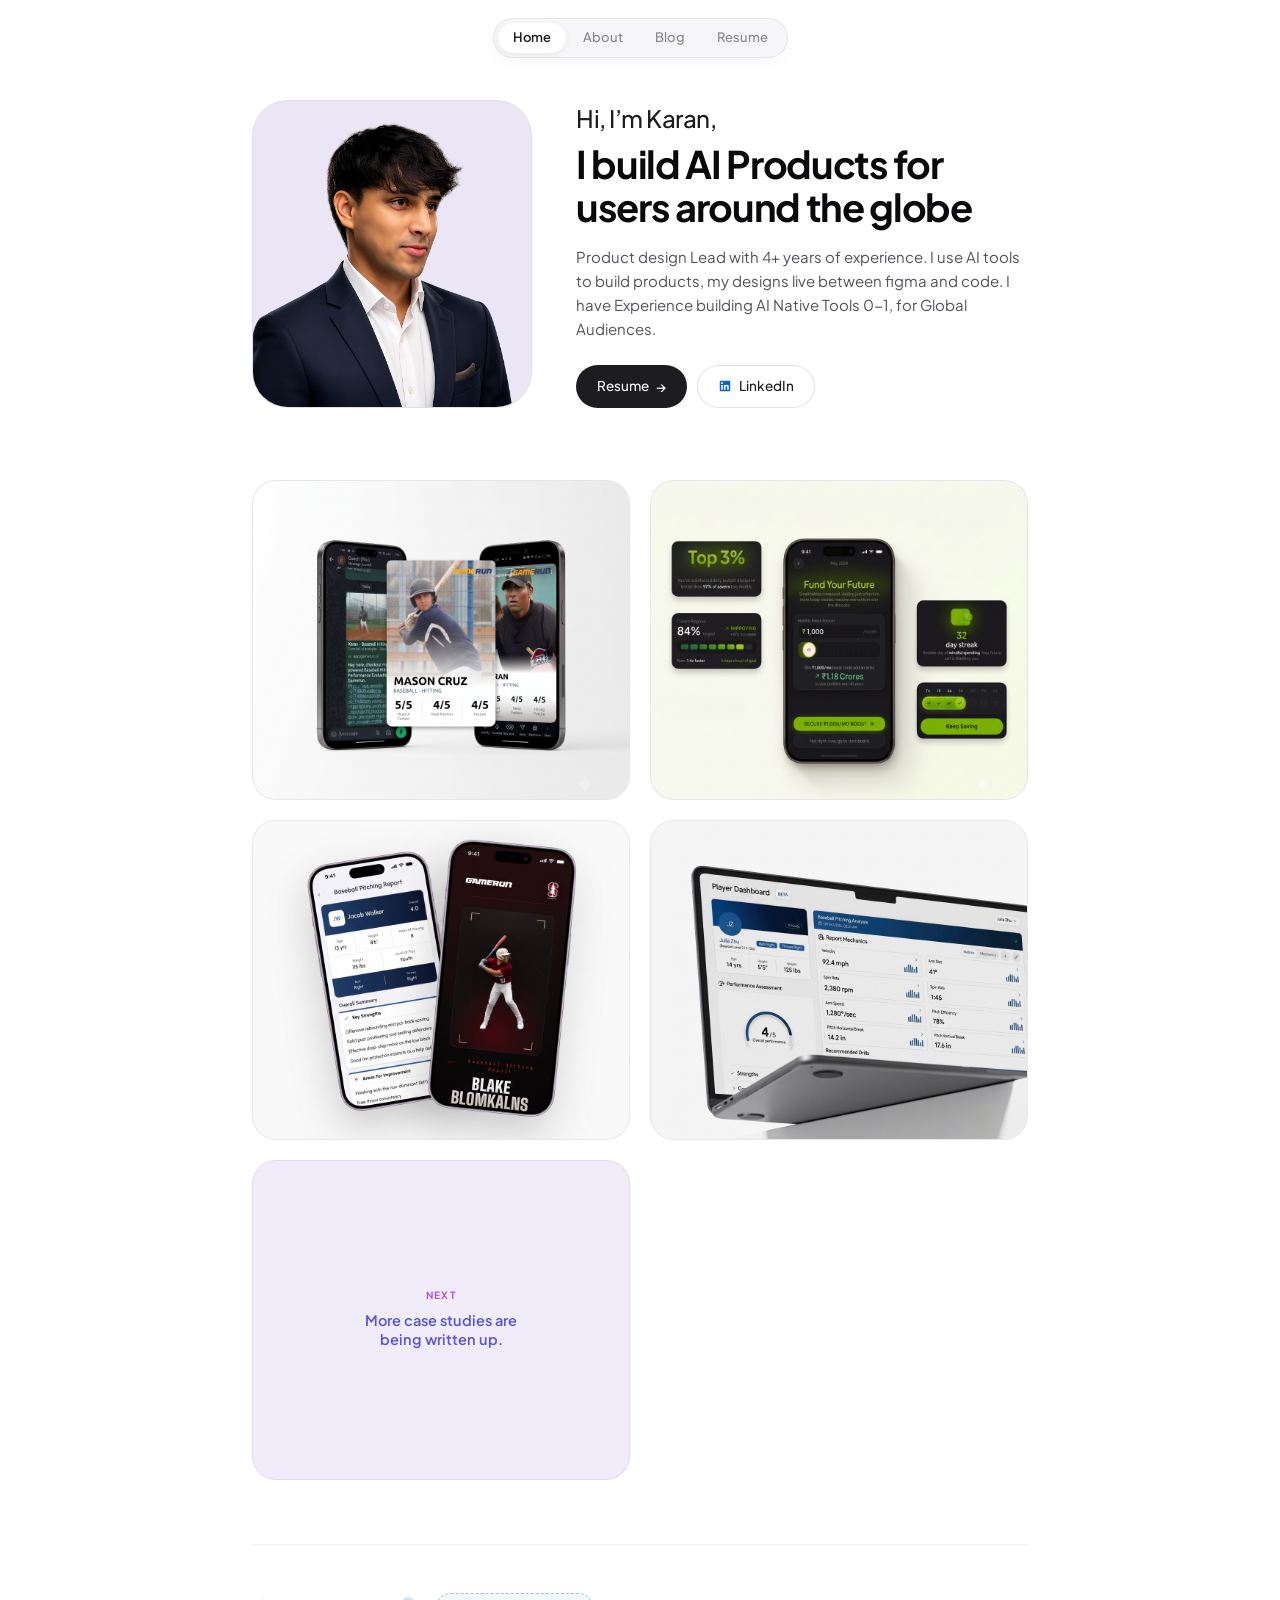
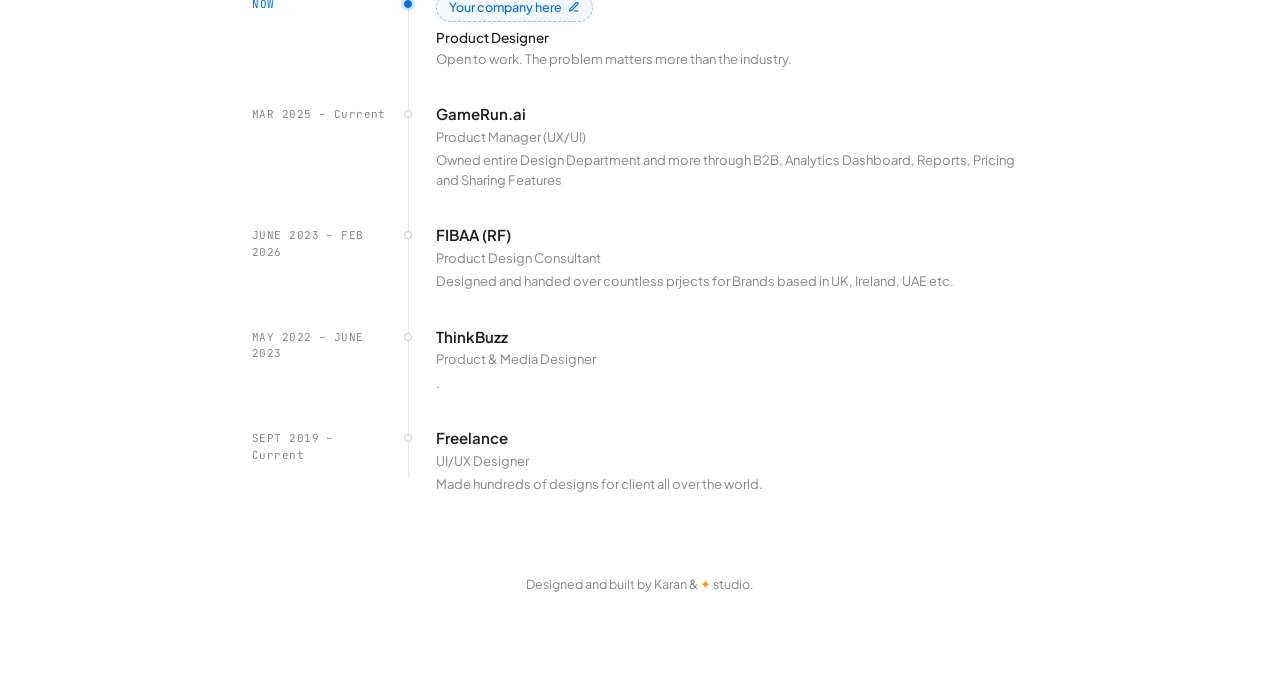
<file: index.html>
<!DOCTYPE html>
<html lang="en">
<head>
  <meta charset="UTF-8" />
  <meta name="viewport" content="width=device-width, initial-scale=1.0" />
  <title>Karan Khatri</title>
  <link rel="preconnect" href="https://fonts.googleapis.com">
  <link rel="preconnect" href="https://fonts.gstatic.com" crossorigin>
  <link rel="icon" href="http://example.com/favicon.png">
  <link href="https://fonts.googleapis.com/css2?family=Plus+Jakarta+Sans:wght@400;500;600;700&family=JetBrains+Mono:wght@400;500&display=swap" rel="stylesheet">
  <link rel="stylesheet" href="style.css" />
  <script data-goatcounter="https://karankhatr1.goatcounter.com/count" async src="//gc.zgo.at/count.js"></script>
</head>
<body>

  <!-- Floating Nav Pill -->
  <header class="nav-header">
    <nav class="nav-pill">
      <a href="index.html" class="nav-item active">Home</a>
      <a href="#experience" class="nav-item">About</a>
      <a href="blog.html" class="nav-item">Blog</a>
      <a href="assets/resume.pdf" target="_blank" rel="noopener" class="nav-item">Resume</a>
    </nav>
  </header>

  <div class="page-wrap">
    
    <!-- Hero Section -->
    <header class="hero-block">
      <div class="hero-avatar-wrap">
        <div class="hero-avatar" id="heroAvatar" title="Karan">
          <img 
            src="assets/avatar.png" 
            alt="Karan" 
            id="avatarImg" 
            onerror="this.style.display='none'; document.getElementById('avatarFallbackSvg').style.display='block';" 
          />
        </div>
      </div>

      <div class="hero-info">
        <h2 class="hero-greeting">Hi, I’m Karan,</h2>
        <h1 class="hero-headline">I build AI Products for users around the globe</h1>
        <p class="hero-bio">
          Product design Lead with 4+ years of experience. I use AI tools to build products, my designs live between figma and code. I have Experience building AI Native Tools 0-1, for Global Audiences.
        <div class="hero-ctas">
          <a href="assets/resume.pdf" target="_blank" rel="noopener" class="btn-pill btn-dark">
            Resume <span style="font-size:14px;">→</span>
          </a>
          <a href="https://linkedin.com/in/karankhatr1" target="_blank" rel="noopener" class="btn-pill btn-outline">
            <svg class="linkedin-logo-icon" width="14" height="14" viewBox="0 0 24 24" fill="currentColor">
              <path d="M19 3a2 2 0 0 1 2 2v14a2 2 0 0 1-2 2H5a2 2 0 0 1-2-2V5a2 2 0 0 1 2-2h14m-.5 15.5v-5.3a3.26 3.26 0 0 0-3.26-3.26c-.85 0-1.84.52-2.28 1.3v-1.11h-2.79v8.37h2.79v-4.93c0-.77.62-1.4 1.39-1.4a1.4 1.4 0 0 1 1.4 1.4v4.93h2.75M6.88 8.56a1.68 1.68 0 0 0 1.68-1.68c0-.93-.75-1.69-1.68-1.69a1.69 1.69 0 0 0-1.69 1.69c0 .93.76 1.68 1.69 1.68m1.39 9.94v-8.37H5.5v8.37h2.77z"/>
            </svg>
            LinkedIn
          </a>
        </div>
      </div>
    </header>

    <!-- 2x2 Portfolio Case Studies Grid -->
    <section class="case-grid">
    

            <!-- Card 2: Rise B2B -->
      <a href="sharing.html" class="case-card">
        <div class="card-thumb">
          <img src="assets/sharecard.png" alt="New Reports Case Study" class="card-img" />
        </div>
        <div class="case-flyout">
          <h3 class="flyout-h">New Sharing Card</h3>
          <p class="flyout-sub">GameRun · Product Manager (UX/UI) · D2C</p>
          <div class="flyout-stats">
            <span>Redesigned <span class="stat-light">Experience</span></span>
            <span class="sep">•</span>
            <span>5x <span class="stat-light">Uplift in shares</span></span>
          </div>
        </div>
      </a>

           <!-- Card 3: Runable AI -->
      <a href="streaks.html" class="case-card">
        <div class="card-thumb">
          <img src="assets/moneygg.png" alt="New Reports Case Study" class="card-img" />
        </div>
        <div class="case-flyout">
          <h3 class="flyout-h">Gamifying Finance</h3>
          <p class="flyout-sub">CaseStudy · Product Manager (UX/UI) · Fintech B2B</p>
          <div class="flyout-stats">
            <span>0 → 1 <span class="stat-light">Exploration</span></span>
            <span class="sep">•</span>
            <span>Instant <span class="stat-light">Subscriptions Affected</span></span>
          </div>
        </div>
      </a>

        <!-- Card 1: Links directly to case-study-rupeezy.html -->
      <a href="new-reports.html" class="case-card">
        <div class="card-thumb">
          <img src="assets/NewReportsBanner.png" alt="New Reports Case Study" class="card-img" />
        </div>
        <div class="case-flyout">
          <h3 class="flyout-h">AI Analytics Reports Reimagined</h3>
          <p class="flyout-sub">GameRun · Product Manager (UX/UI) · Consumer app</p>
          <div class="flyout-stats">
            <span>Global <span class="stat-light">partner and events</span></span>
            <span class="sep">•</span>
            <span>97% <span class="stat-light">validation score</span></span>
          </div>
        </div>
      </a>

      <!-- Card 3: Runable AI -->
       <a href="case-study-rupeezy.html" class="case-card">
        <div class="card-thumb">
          <img src="assets/IMG_20260916_230524.jpg(1).jpeg" alt="New Reports Case Study" class="card-img" />
        </div>
        <div class="case-flyout">
          <h3 class="flyout-h">B2B &amp; Analytics Dashboard</h3>
          <p class="flyout-sub">GameRun · Product Manager (UX/UI) · Fintech B2B</p>
          <div class="flyout-stats">
            <span>0 → 1 <span class="stat-light">launch</span></span>
            <span class="sep">•</span>
            <span>$100k+ <span class="stat-light">Subscriptions Affected</span></span>
          </div>
        </div>
      </a>


      <!-- Card 4: Apple Aurora Glow & Morph -->
      <div class="case-card card-next-interactive" id="cardNext">
        <div class="apple-aurora-glow">
          <div class="aurora-orb orb-tl"></div>
          <div class="aurora-orb orb-br"></div>
          <div class="aurora-orb orb-center"></div>
        </div>
        <div class="next-text-frame">
          <span class="next-kicker-tag">NEXT</span>
          <div class="next-label-stack">
            <p class="label-state label-default">More case studies are being written up.</p>
            <p class="label-state label-hover">Coming soon</p>
          </div>
        </div>
      </div>
    </section>

    <!-- Experience Timeline -->
    <section class="timeline-wrap" id="experience">
      <div class="timeline-stack">
        <div class="timeline-entry is-now">
          <div class="t-col-left">
            <span class="now-tag">NOW</span>
            <div class="t-node"></div>
          </div>
          <div class="t-col-right">
            <div class="company-badge-zone" id="companyBadgeZone">
              <div class="view-state-default" id="stateDefault">
                <span>Your company here</span>
                <svg width="12" height="12" viewBox="0 0 24 24" fill="none" stroke="currentColor" stroke-width="2.2">
                  <path d="M12 20h9"></path>
                  <path d="M16.5 3.5a2.121 2.121 0 0 1 3 3L7 19l-4 1 1-4L16.5 3.5z"></path>
                </svg>
              </div>
              <div class="view-state-editing" id="stateEditing">
                <input type="text" class="company-edit-input" id="companyEditInput" placeholder="Company name" autocomplete="off" spellcheck="false" />
                <button class="btn-save-check" id="btnSaveCompany" title="Save">
                  <svg width="15" height="15" viewBox="0 0 24 24" fill="none" stroke="currentColor" stroke-width="2.5" stroke-linecap="round" stroke-linejoin="round">
                    <polyline points="20 6 9 17 4 12"></polyline>
                  </svg>
                </button>
              </div>
              <div class="view-state-saved" id="stateSaved">
                <span class="saved-company-text" id="savedCompanyName"></span>
                <div class="saved-actions">
                  <button class="action-icon-btn" id="btnEditSaved" title="Edit company name">
                    <svg width="13" height="13" viewBox="0 0 24 24" fill="none" stroke="currentColor" stroke-width="2.2">
                      <path d="M12 20h9"></path>
                      <path d="M16.5 3.5a2.121 2.121 0 0 1 3 3L7 19l-4 1 1-4L16.5 3.5z"></path>
                    </svg>
                  </button>
                  <button class="action-icon-btn" id="btnClearSaved" title="Reset">
                    <svg width="13" height="13" viewBox="0 0 24 24" fill="none" stroke="currentColor" stroke-width="2.2">
                      <line x1="18" y1="6" x2="6" y2="18"></line>
                      <line x1="6" y1="6" x2="18" y2="18"></line>
                    </svg>
                  </button>
                </div>
              </div>
            </div>
            <h4 class="t-role-title">Product Designer</h4>
            <p class="t-desc" id="nowSubtitle">Open to work. The problem matters more than the industry.</p>
          </div>
        </div>

        <div class="timeline-entry">
          <div class="t-col-left"><span>MAR 2025 – Current</span><div class="t-node"></div></div>
          <div class="t-col-right">
            <h3 class="t-company-name">GameRun.ai</h3>
            <h4 class="t-sub-role">Product Manager (UX/UI)</h4>
            <p class="t-desc">Owned entire Design Department and more through B2B, Analytics Dashboard, Reports, Pricing and Sharing Features</p>
          </div>
        </div>
        <div class="timeline-entry">
          <div class="t-col-left"><span>JUNE 2023 – FEB 2026</span><div class="t-node"></div></div>
          <div class="t-col-right">
            <h3 class="t-company-name">FIBAA (RF)</h3>
            <h4 class="t-sub-role">Product Design Consultant</h4>
            <p class="t-desc">Designed and handed over countless prjects for Brands based in UK, Ireland, UAE etc.</p>
          </div>
        </div>
        <div class="timeline-entry">
          <div class="t-col-left"><span>MAY 2022 – JUNE 2023</span><div class="t-node"></div></div>
          <div class="t-col-right">
            <h3 class="t-company-name">ThinkBuzz</h3>
            <h4 class="t-sub-role">Product & Media Designer</h4>
            <p class="t-desc">.</p>
          </div>
        </div>
        <div class="timeline-entry">
          <div class="t-col-left"><span>SEPT 2019 – Current</span><div class="t-node"></div></div>
          <div class="t-col-right">
            <h3 class="t-company-name">Freelance</h3>
            <h4 class="t-sub-role">UI/UX Designer</h4>
            <p class="t-desc">Made hundreds of designs for client all over the world.</p>
          </div>
        </div>
      </div>
    </section>

    <!-- Minimal Apple Footer -->
    <footer class="site-footer">
      <p>Designed and built by Karan & <span class="sparkle-icon">✦</span> studio.</p>
    </footer>

  </div>

  <script src="main.js"></script>
</body>
</html>
</file>
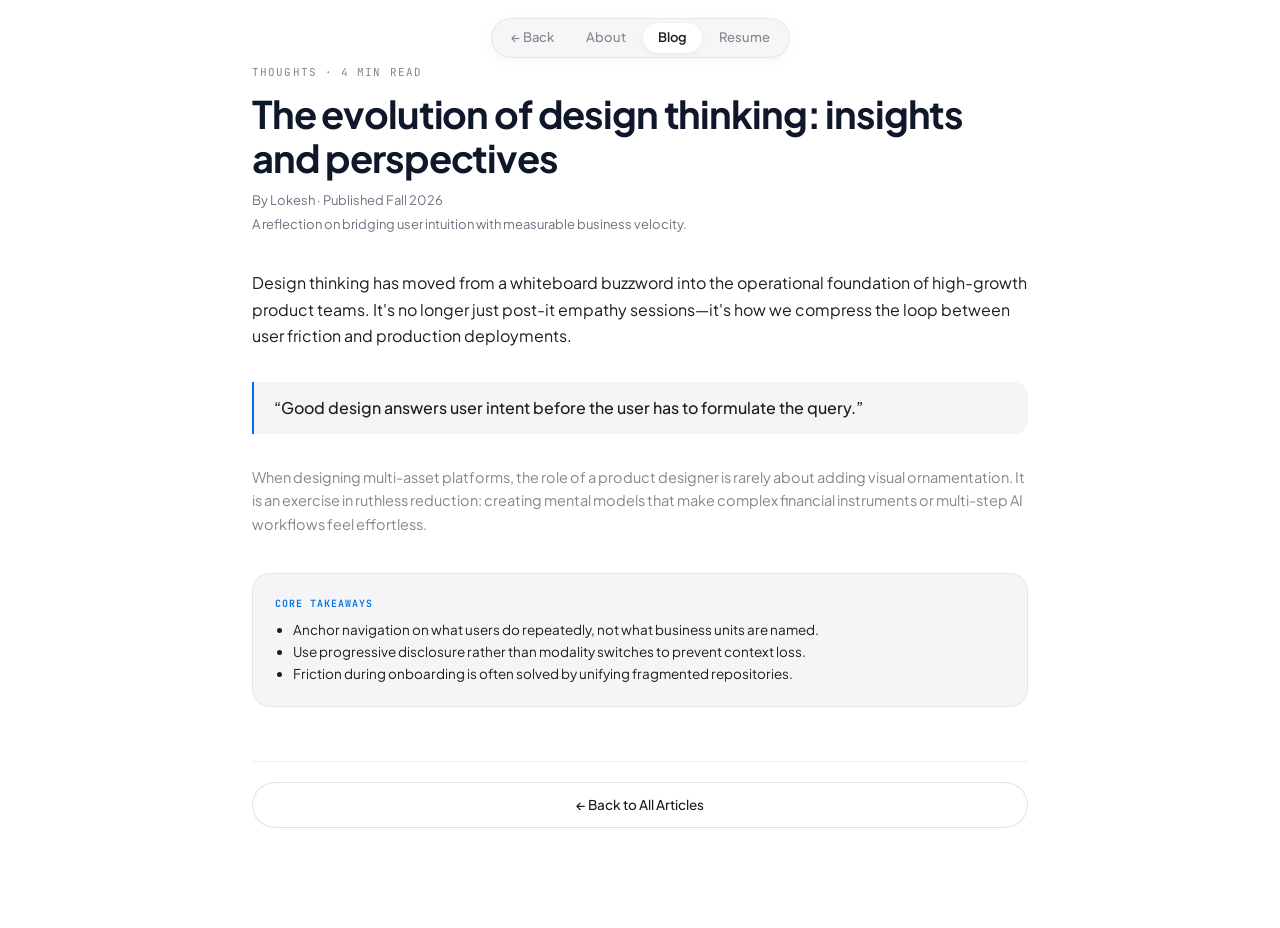
<file: blog-post-design-thinking.html>
<!DOCTYPE html>
<html lang="en">
<head>
  <meta charset="UTF-8" />
  <meta name="viewport" content="width=device-width, initial-scale=1.0" />
  <title>The Evolution of Design Thinking — Lokesh</title>
  <link rel="preconnect" href="https://fonts.googleapis.com">
  <link rel="preconnect" href="https://fonts.gstatic.com" crossorigin>
  <link href="https://fonts.googleapis.com/css2?family=Plus+Jakarta+Sans:wght@400;500;600;700&family=JetBrains+Mono:wght@400;500&display=swap" rel="stylesheet">
  <link rel="stylesheet" href="style.css" />
</head>
<body>

  <!-- Floating Nav Pill -->
  <header class="nav-header">
    <nav class="nav-pill">
      <a href="blog.html" class="nav-item">← Back</a>
      <a href="index.html#experience" class="nav-item">About</a>
      <a href="blog.html" class="nav-item active">Blog</a>
      <a href="assets/resume.pdf" target="_blank" rel="noopener" class="nav-item">Resume</a>
    </nav>
  </header>

  <div class="page-wrap">
    <article>
      
      <header class="cs-header">
        <span class="cs-eyebrow">THOUGHTS · 4 MIN READ</span>
        <h1 class="cs-title">The evolution of design thinking: insights and perspectives</h1>
        <div class="cs-meta-stack">
          <span>By Lokesh · Published Fall 2026</span>
          <span>A reflection on bridging user intuition with measurable business velocity.</span>
        </div>
      </header>

      <section style="margin:28px 0;">
        <p class="article-intro">
          Design thinking has moved from a whiteboard buzzword into the operational foundation of high-growth product teams. It's no longer just post-it empathy sessions—it's how we compress the loop between user friction and production deployments.
        </p>

        <div class="article-pullquote">
          “Good design answers user intent before the user has to formulate the query.”
        </div>

        <p style="font-size:14.5px; color:var(--apple-secondary); line-height:1.65; margin-bottom:20px;">
          When designing multi-asset platforms, the role of a product designer is rarely about adding visual ornamentation. It is an exercise in ruthless reduction: creating mental models that make complex financial instruments or multi-step AI workflows feel effortless.
        </p>

        <div class="article-takeaway">
          <div class="takeaway-tag">CORE TAKEAWAYS</div>
          <ul style="padding-left:18px; font-size:13.5px; color:var(--apple-text); line-height:1.6;">
            <li>Anchor navigation on what users do repeatedly, not what business units are named.</li>
            <li>Use progressive disclosure rather than modality switches to prevent context loss.</li>
            <li>Friction during onboarding is often solved by unifying fragmented repositories.</li>
          </ul>
        </div>
      </section>

      <footer style="margin-top:54px; padding-top:20px; border-top:1px solid var(--apple-card-border);">
        <a href="blog.html" class="btn-pill btn-outline" style="width:100%; justify-content:center; padding:12px;">← Back to All Articles</a>
      </footer>

    </article>
  </div>

  <script src="main.js"></script>
</body>
</html>
</file>
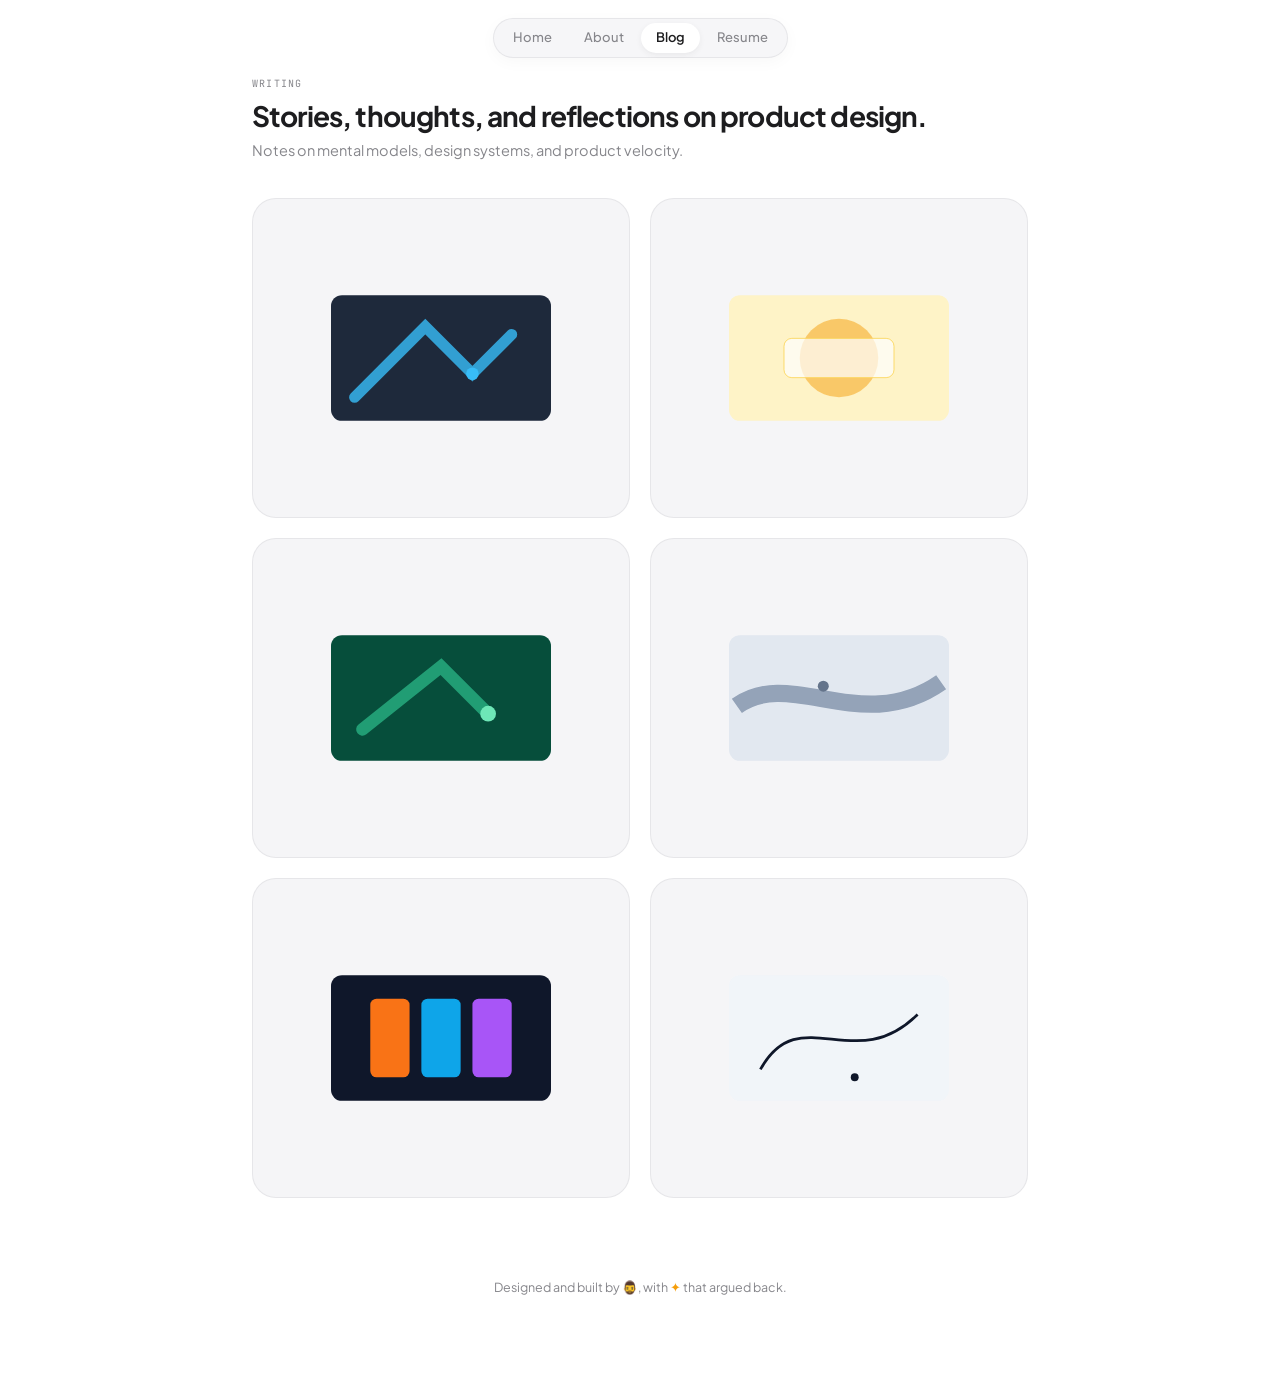
<file: blog.html>
<!DOCTYPE html>
<html lang="en">
<head>
  <meta charset="UTF-8" />
  <meta name="viewport" content="width=device-width, initial-scale=1.0" />
  <title>Blog — Lokesh</title>
  <link rel="preconnect" href="https://fonts.googleapis.com">
  <link rel="preconnect" href="https://fonts.gstatic.com" crossorigin>
  <link href="https://fonts.googleapis.com/css2?family=Plus+Jakarta+Sans:wght@400;500;600;700&family=JetBrains+Mono:wght@400;500&display=swap" rel="stylesheet">
  <link rel="stylesheet" href="style.css" />
</head>
<body>

  <!-- Floating Nav Pill -->
  <header class="nav-header">
    <nav class="nav-pill">
      <a href="index.html" class="nav-item">Home</a>
      <a href="index.html#experience" class="nav-item">About</a>
      <a href="blog.html" class="nav-item active">Blog</a>
      <a href="assets/resume.pdf" target="_blank" rel="noopener" class="nav-item">Resume</a>
    </nav>
  </header>

  <div class="page-wrap">
    
    <!-- Minimal Apple Masthead -->
    <header class="blog-header-block">
      <span class="blog-eyebrow">WRITING</span>
      <h1 class="blog-heading">Stories, thoughts, and reflections on product design.</h1>
      <p class="blog-subhead">Notes on mental models, design systems, and product velocity.</p>
    </header>

    <!-- 2-Column Apple-Styled Cards Grid (Identical to Case Study Cards) -->
    <main class="case-grid">
      
      <!-- Article Card 1: Links to blog-post-design-thinking.html -->
      <a href="blog-post-design-thinking.html" class="case-card">
        <div class="card-thumb">
          <svg width="220" height="150" viewBox="0 0 280 160" fill="none">
            <rect width="280" height="160" rx="14" fill="#1e293b"/>
            <path d="M30 130L120 40l60 60 50-50" stroke="#38bdf8" stroke-width="14" stroke-linecap="round" opacity=".8"/>
            <circle cx="180" cy="100" r="8" fill="#38bdf8"/>
          </svg>
        </div>
        <div class="case-flyout">
          <h3 class="flyout-h">The evolution of design thinking</h3>
          <p class="flyout-sub">Thoughts · 4 min read</p>
          <div class="flyout-stats">
            <span>Design Strategy</span>
            <span class="sep">•</span>
            <span>Mental Models</span>
          </div>
        </div>
      </a>

      <!-- Article Card 2 -->
      <a href="blog-post-design-thinking.html" class="case-card">
        <div class="card-thumb">
          <svg width="220" height="150" viewBox="0 0 280 160" fill="none">
            <rect width="280" height="160" rx="14" fill="#fef3c7"/>
            <circle cx="140" cy="80" r="50" fill="#f59e0b" opacity=".5"/>
            <rect x="70" y="55" width="140" height="50" rx="10" fill="#ffffff" fill-opacity=".7" stroke="#fcd34d"/>
          </svg>
        </div>
        <div class="case-flyout">
          <h3 class="flyout-h">Mastering the art of design tools</h3>
          <p class="flyout-sub">Tools · 3 min read</p>
          <div class="flyout-stats">
            <span>Figma</span>
            <span class="sep">•</span>
            <span>Workflow Velocity</span>
          </div>
        </div>
      </a>

      <!-- Article Card 3 -->
      <a href="blog-post-design-thinking.html" class="case-card">
        <div class="card-thumb">
          <svg width="220" height="150" viewBox="0 0 280 160" fill="none">
            <rect width="280" height="160" rx="14" fill="#064e3b"/>
            <path d="M40 120L140 40l60 60" stroke="#34d399" stroke-width="16" stroke-linecap="round" opacity=".6"/>
            <circle cx="200" cy="100" r="10" fill="#6ee7b7"/>
          </svg>
        </div>
        <div class="case-flyout">
          <h3 class="flyout-h">Side projects: Passion to portfolio</h3>
          <p class="flyout-sub">Side Projects · 6 min read</p>
          <div class="flyout-stats">
            <span>Proof of Work</span>
            <span class="sep">•</span>
            <span>0 → 1 Execution</span>
          </div>
        </div>
      </a>

      <!-- Article Card 4 -->
      <a href="blog-post-design-thinking.html" class="case-card">
        <div class="card-thumb">
          <svg width="220" height="150" viewBox="0 0 280 160" fill="none">
            <rect width="280" height="160" rx="14" fill="#e2e8f0"/>
            <path d="M10 90C80 40 170 130 270 60" stroke="#94a3b8" stroke-width="22"/>
            <circle cx="120" cy="65" r="7" fill="#64748b"/>
          </svg>
        </div>
        <div class="case-flyout">
          <h3 class="flyout-h">Streamlining with design systems</h3>
          <p class="flyout-sub">Design Systems · 4 min read</p>
          <div class="flyout-stats">
            <span>Tokens</span>
            <span class="sep">•</span>
            <span>Component Scalability</span>
          </div>
        </div>
      </a>

      <!-- Article Card 5 -->
      <a href="blog-post-design-thinking.html" class="case-card">
        <div class="card-thumb">
          <svg width="220" height="150" viewBox="0 0 280 160" fill="none">
            <rect width="280" height="160" rx="14" fill="#0f172a"/>
            <rect x="50" y="30" width="50" height="100" rx="8" fill="#f97316"/>
            <rect x="115" y="30" width="50" height="100" rx="8" fill="#0ea5e9"/>
            <rect x="180" y="30" width="50" height="100" rx="8" fill="#a855f7"/>
          </svg>
        </div>
        <div class="case-flyout">
          <h3 class="flyout-h">Building an effective design system</h3>
          <p class="flyout-sub">Design Systems · 4 min read</p>
          <div class="flyout-stats">
            <span>Multi-brand</span>
            <span class="sep">•</span>
            <span>Documentation</span>
          </div>
        </div>
      </a>

      <!-- Article Card 6 -->
      <a href="blog-post-design-thinking.html" class="case-card">
        <div class="card-thumb">
          <svg width="220" height="150" viewBox="0 0 280 160" fill="none">
            <rect width="280" height="160" rx="14" fill="#f1f5f9"/>
            <path d="M40 120C90 30 160 130 240 50" stroke="#0f172a" stroke-width="3.5" fill="none"/>
            <circle cx="160" cy="130" r="5" fill="#0f172a"/>
          </svg>
        </div>
        <div class="case-flyout">
          <h3 class="flyout-h">How side projects fuel growth</h3>
          <p class="flyout-sub">Side Projects · 3 min read</p>
          <div class="flyout-stats">
            <span>Creative Autonomy</span>
            <span class="sep">•</span>
            <span>Craft</span>
          </div>
        </div>
      </a>

    </main>

    <footer class="site-footer">
      <p>Designed and built by 🧔‍♂️, with <span class="sparkle-icon">✦</span> that argued back.</p>
    </footer>

  </div>

  <script src="main.js"></script>
</body>
</html>
</file>
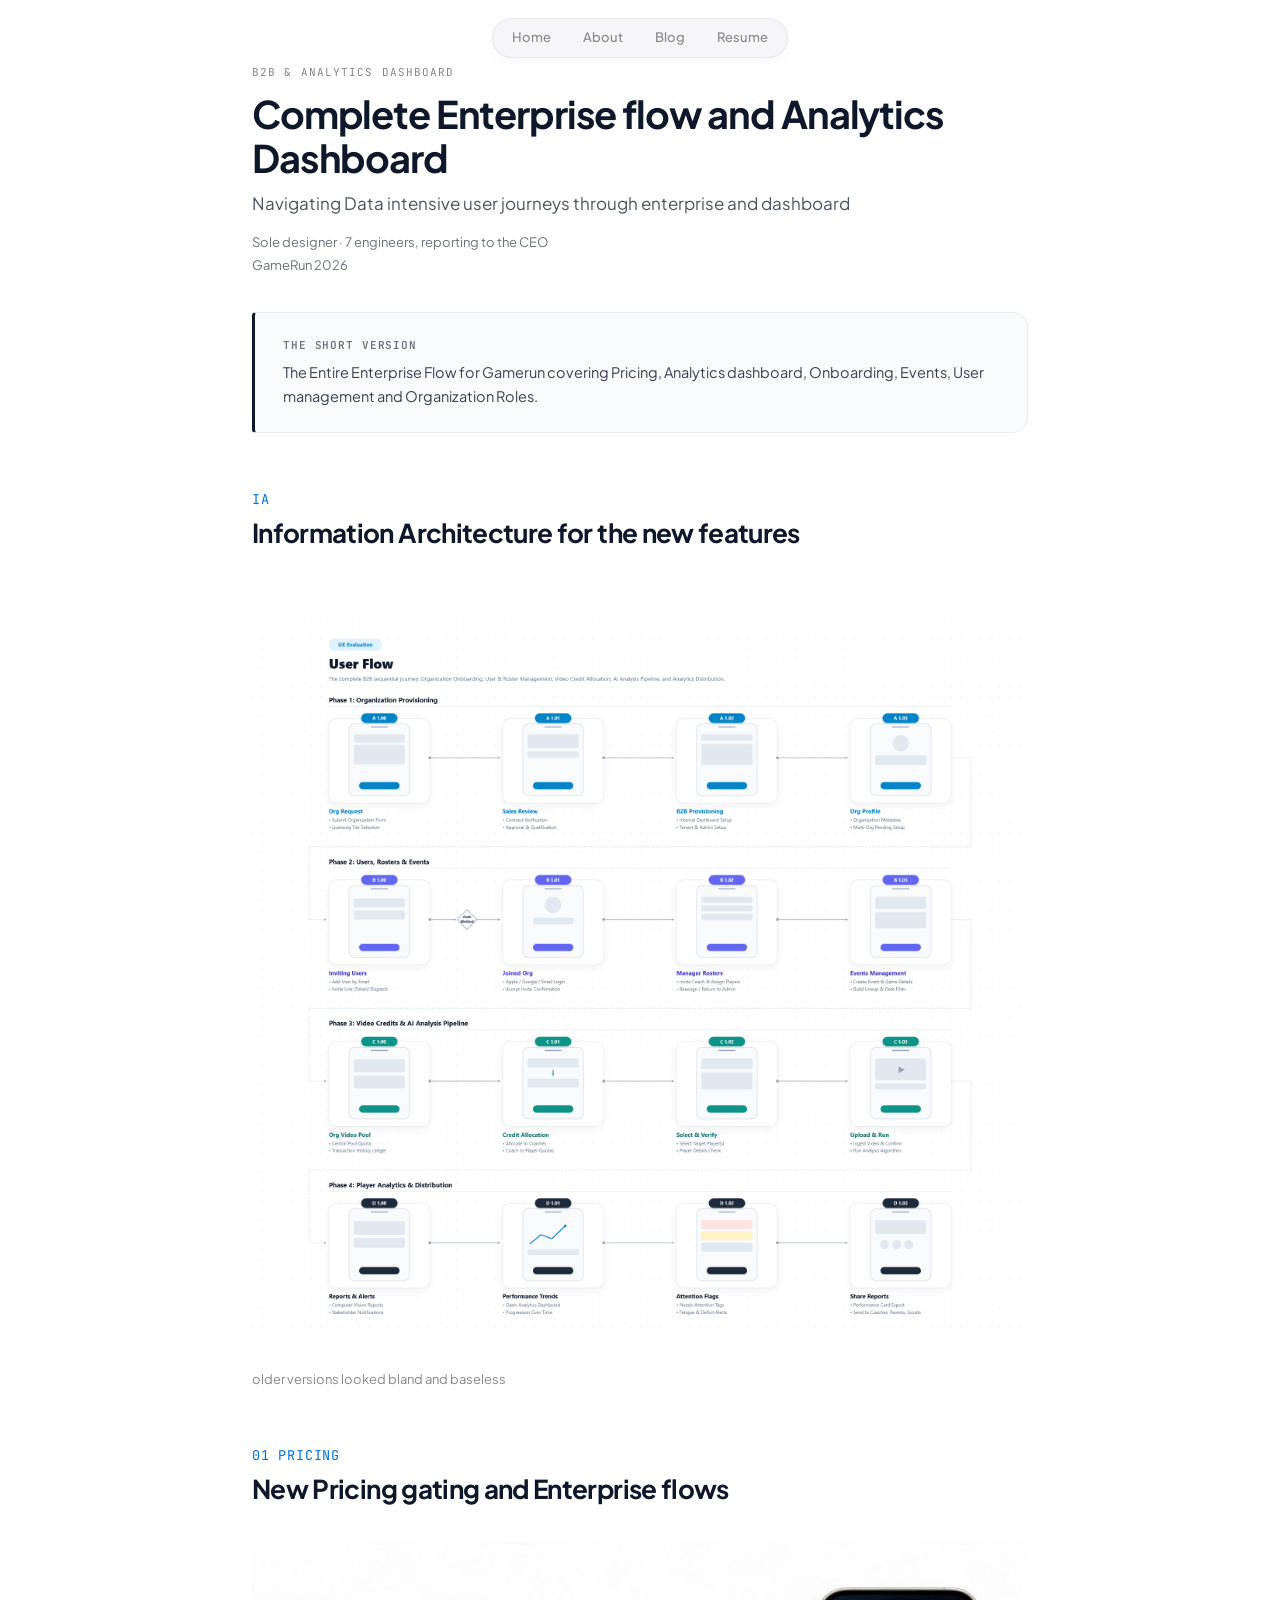
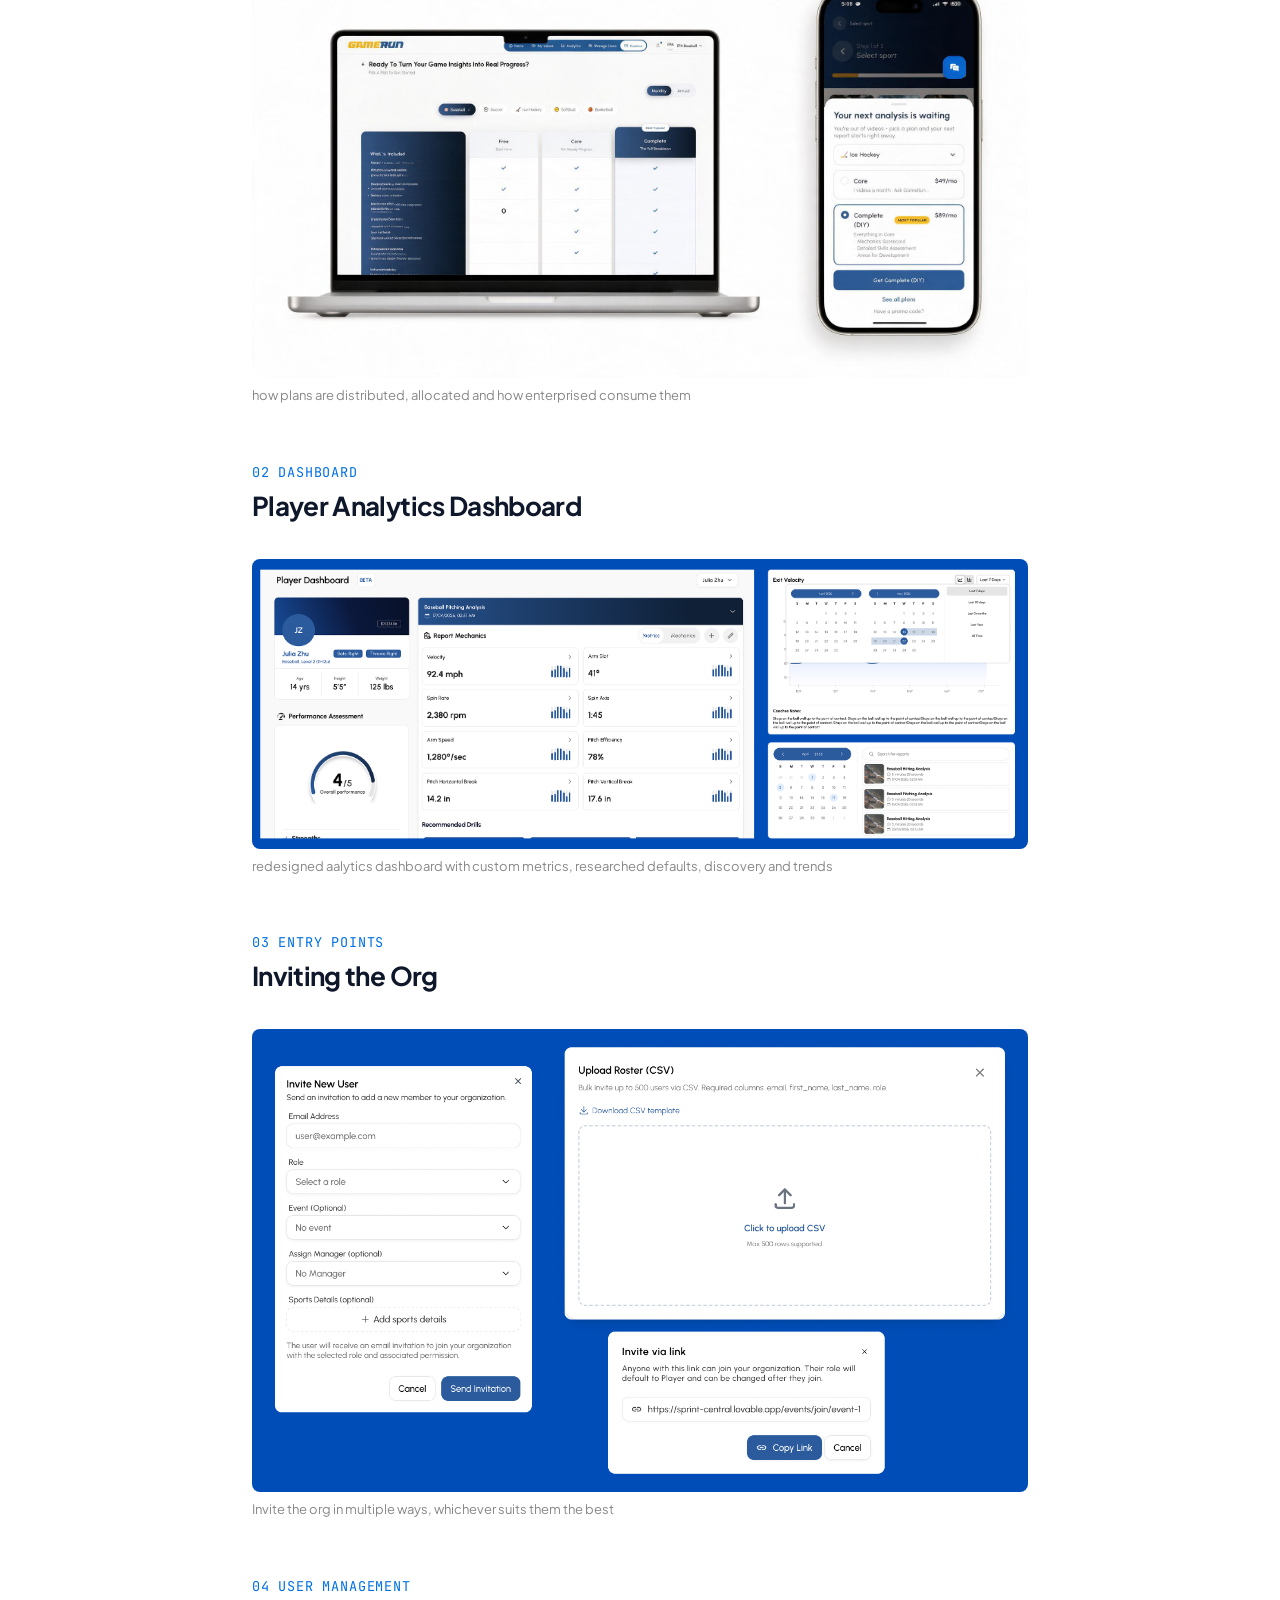
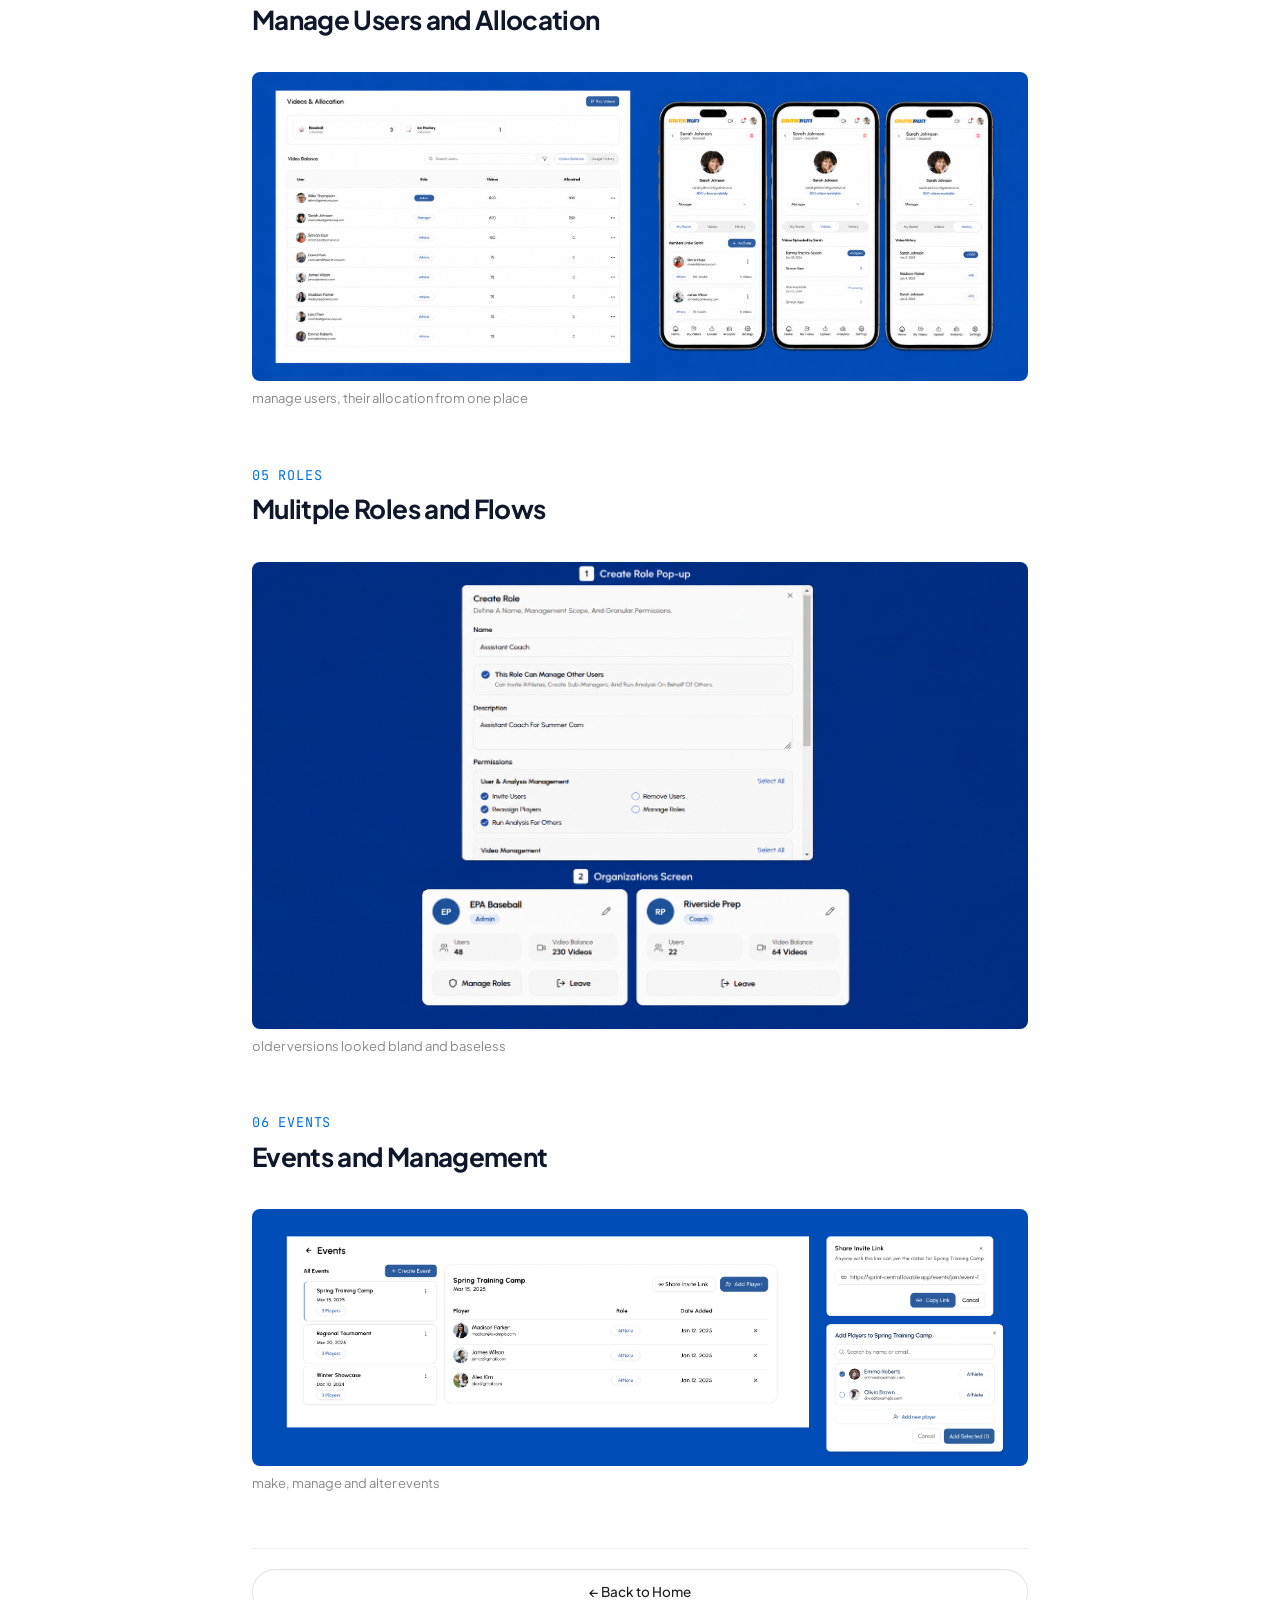
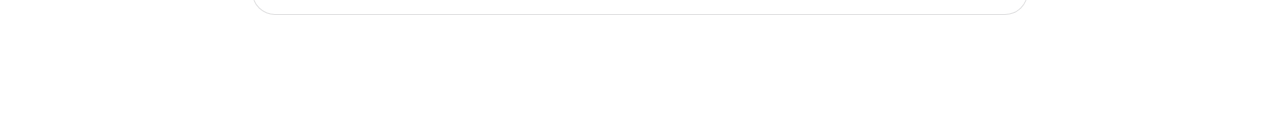
<file: case-study-rupeezy.html>
<!DOCTYPE html>
<html lang="en">
<head>
  <meta charset="UTF-8" />
  <meta name="viewport" content="width=device-width, initial-scale=1.0" />
  <title>B2B & Anlytics Dashboard</title>
  <link rel="preconnect" href="https://fonts.googleapis.com">
  <link rel="preconnect" href="https://fonts.gstatic.com" crossorigin>
  <link href="https://fonts.googleapis.com/css2?family=Plus+Jakarta+Sans:wght@400;500;600;700&family=JetBrains+Mono:wght@400;500&display=swap" rel="stylesheet">
  <link rel="stylesheet" href="style.css" />
</head>
<body>

  <!-- Floating Nav Pill -->
  <header class="nav-header">
    <nav class="nav-pill">
      <a href="index.html" class="nav-item">Home</a>
      <a href="index.html#experience" class="nav-item">About</a>
      <a href="blog.html" class="nav-item">Blog</a>
      <a href="assets/resume.pdf" target="_blank" rel="noopener" class="nav-item">Resume</a>
    </nav>
  </header>

  <div class="page-wrap">
    <article>
      
      <!-- Block 1: Header & Metadata -->
      <header class="cs-header">
        <span class="cs-eyebrow">B2B & Analytics Dashboard</span>
        <h1 class="cs-title">Complete Enterprise flow and Analytics Dashboard</h1>
        <p class="cs-subtitle">Navigating Data intensive user journeys through enterprise and dashboard</p>
        <div class="cs-meta-stack">
          <span>Sole designer · 7 engineers, reporting to the CEO</span>
          <span>GameRun 2026</span>
        </div>
      </header>


      <!-- Block 4: The Short Version Callout -->
      <section class="callout-summary">
        <div class="callout-title">THE SHORT VERSION</div>
        <p>The Entire Enterprise Flow for Gamerun covering Pricing, Analytics dashboard, Onboarding, Events, User management and Organization Roles.</p>
      </section>

      <!-- Block 11: Rollout Step Cards & Claims Grid -->
      <section class="cs-chapter">
        <div class="chapter-badge">IA</div>
        <h2>Information Architecture for the new features</h2>
      </section>
      
       <!-- Image Blocks -->
      <div style="margin: 24px 0;">
        <img src="assets/ia.png" alt="older versions looked bland and baseless" style="width:100%; height:auto; display:block; border-radius:8px;">
        <p style="font-size:13px; color:#888; margin-top:8px;">older versions looked bland and baseless</p>
      </div>      
      
      <!-- Block 11: Rollout Step Cards & Claims Grid -->
      <section class="cs-chapter">
        <div class="chapter-badge">01 PRICING </div>
        <h2>New Pricing gating and Enterprise flows</h2>
      </section>
      
       <!-- Image Blocks -->
      <div style="margin: 24px 0;">
        <img src="assets/pricing.jpg" alt="older versions looked bland and baseless" style="width:100%; height:auto; display:block; border-radius:8px;">
        <p style="font-size:13px; color:#888; margin-top:8px;">how plans are distributed, allocated and how enterprised consume them</p>
      </div>

      
      
      <!-- Block 11: Rollout Step Cards & Claims Grid -->
      <section class="cs-chapter">
        <div class="chapter-badge">02 DASHBOARD </div>
        <h2>Player Analytics Dashboard</h2>
      </section>
      
       <!-- Image Blocks -->
      <div style="margin: 24px 0;">
        <img src="assets/dash.png" alt="older versions looked bland and baseless" style="width:100%; height:auto; display:block; border-radius:8px;">
        <p style="font-size:13px; color:#888; margin-top:8px;">redesigned aalytics dashboard with custom metrics, researched defaults, discovery and trends</p>
      </div>

      
     
      <!-- Block 11: Rollout Step Cards & Claims Grid -->
      <section class="cs-chapter">
        <div class="chapter-badge">03 ENTRY POINTS</div>
        <h2>Inviting the Org</h2>
      </section>
      
       <!-- Image Blocks -->
      <div style="margin: 24px 0;">
        <img src="assets/entrypoints.png" alt="older versions looked bland and baseless" style="width:100%; height:auto; display:block; border-radius:8px;">
        <p style="font-size:13px; color:#888; margin-top:8px;">Invite the org in multiple ways, whichever suits them the best</p>
      </div>

      
      <!-- Block 11: Rollout Step Cards & Claims Grid -->
      <section class="cs-chapter">
        <div class="chapter-badge">04 USER MANAGEMENT</div>
        <h2>Manage Users and Allocation</h2>
      </section>
      
       <!-- Image Blocks -->
      <div style="margin: 24px 0;">
        <img src="assets/usermgmt.png" alt="older versions looked bland and baseless" style="width:100%; height:auto; display:block; border-radius:8px;">
        <p style="font-size:13px; color:#888; margin-top:8px;">manage users, their allocation from one place</p>
      </div>

      <!-- Block 11: Rollout Step Cards & Claims Grid -->
      <section class="cs-chapter">
        <div class="chapter-badge">05 ROLES</div>
        <h2>Mulitple Roles and Flows</h2>
      </section>
      
       <!-- Image Blocks -->
      <div style="margin: 24px 0;">
        <img src="assets/roles.png" alt="older versions looked bland and baseless" style="width:100%; height:auto; display:block; border-radius:8px;">
        <p style="font-size:13px; color:#888; margin-top:8px;">older versions looked bland and baseless</p>
      </div>

      
      <!-- Block 11: Rollout Step Cards & Claims Grid -->
      <section class="cs-chapter">
        <div class="chapter-badge">06 EVENTS</div>
        <h2>Events and Management</h2>
      </section>
      
       <!-- Image Blocks -->
      <div style="margin: 24px 0;">
        <img src="assets/events.png" alt="older versions looked bland and baseless" style="width:100%; height:auto; display:block; border-radius:8px;">
        <p style="font-size:13px; color:#888; margin-top:8px;">make, manage and alter events</p>
      </div>
      

      <footer style="margin-top:54px; padding-top:20px; border-top:1px solid var(--apple-card-border);">
        <a href="index.html" class="btn-pill btn-outline" style="width:100%; justify-content:center; padding:12px;">← Back to Home</a>
      </footer>

    </article>
  </div>

  <script src="main.js"></script>
</body>
</html>
</file>
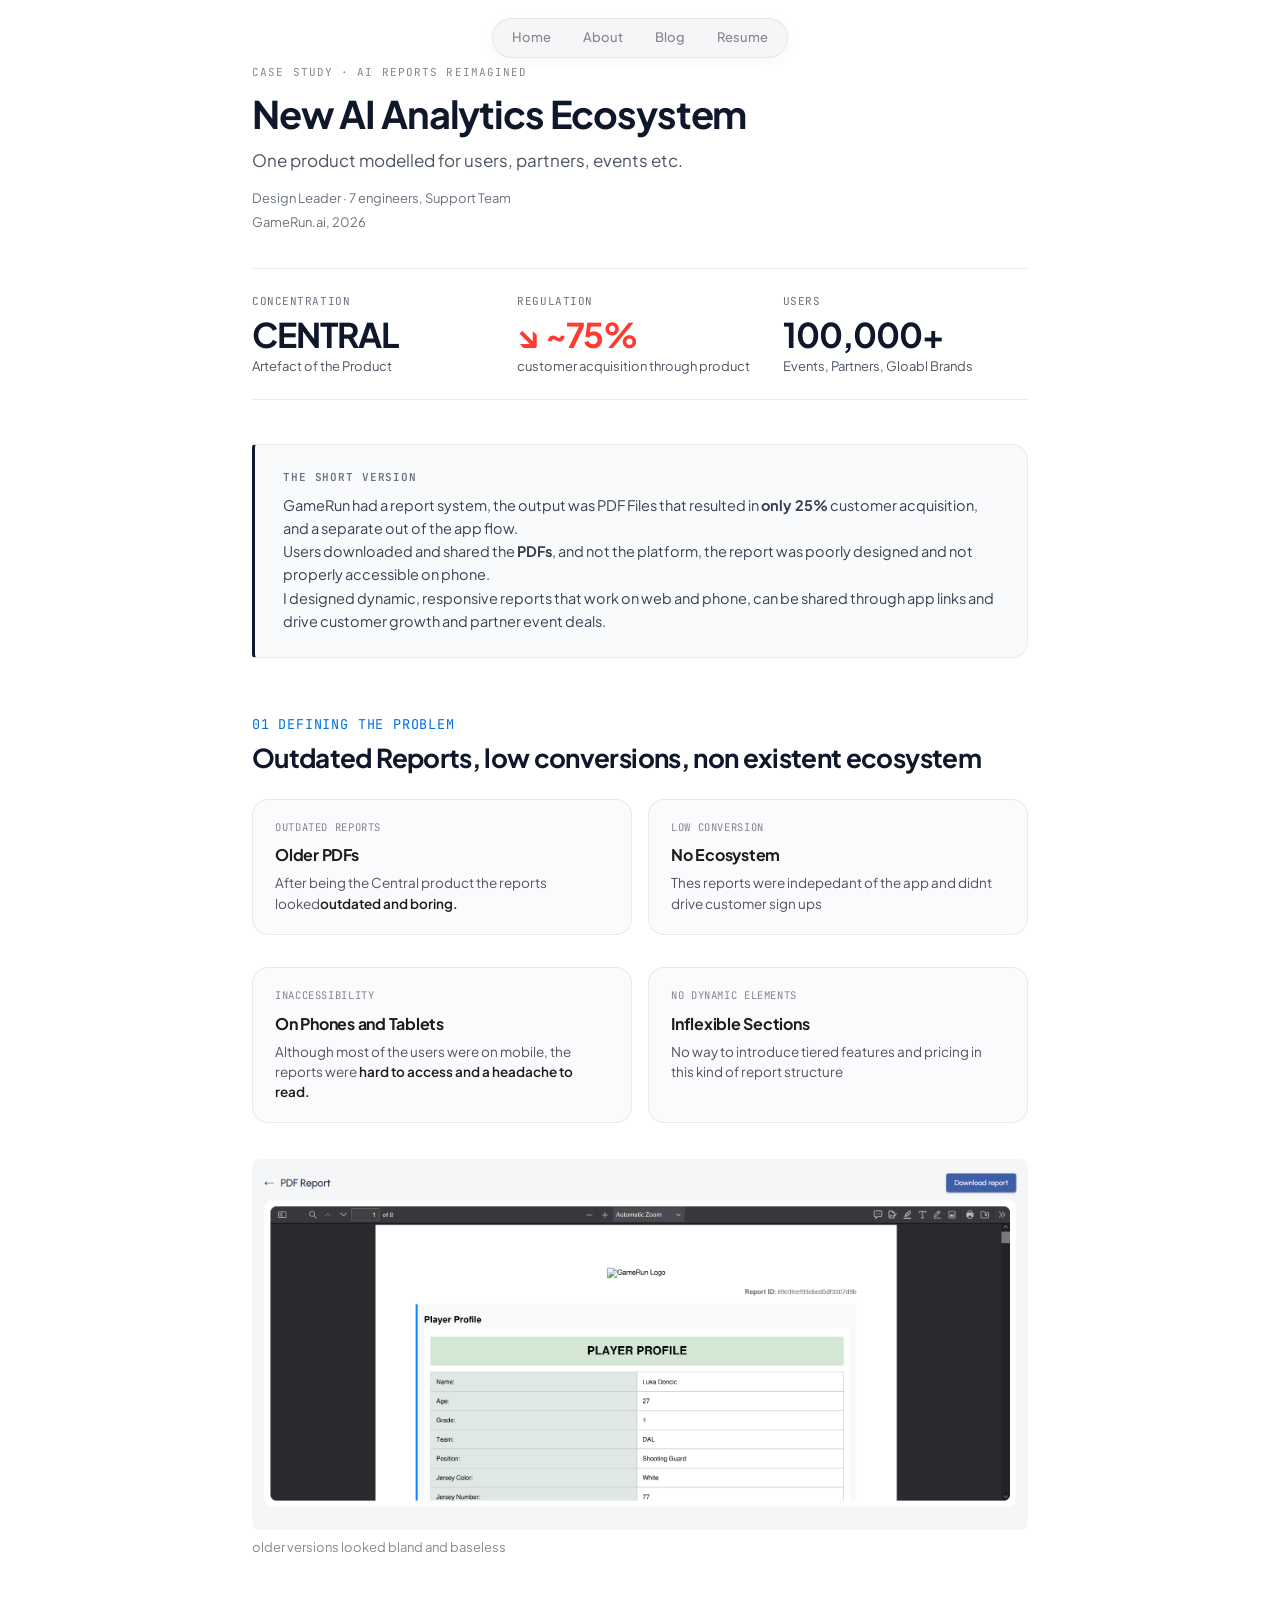
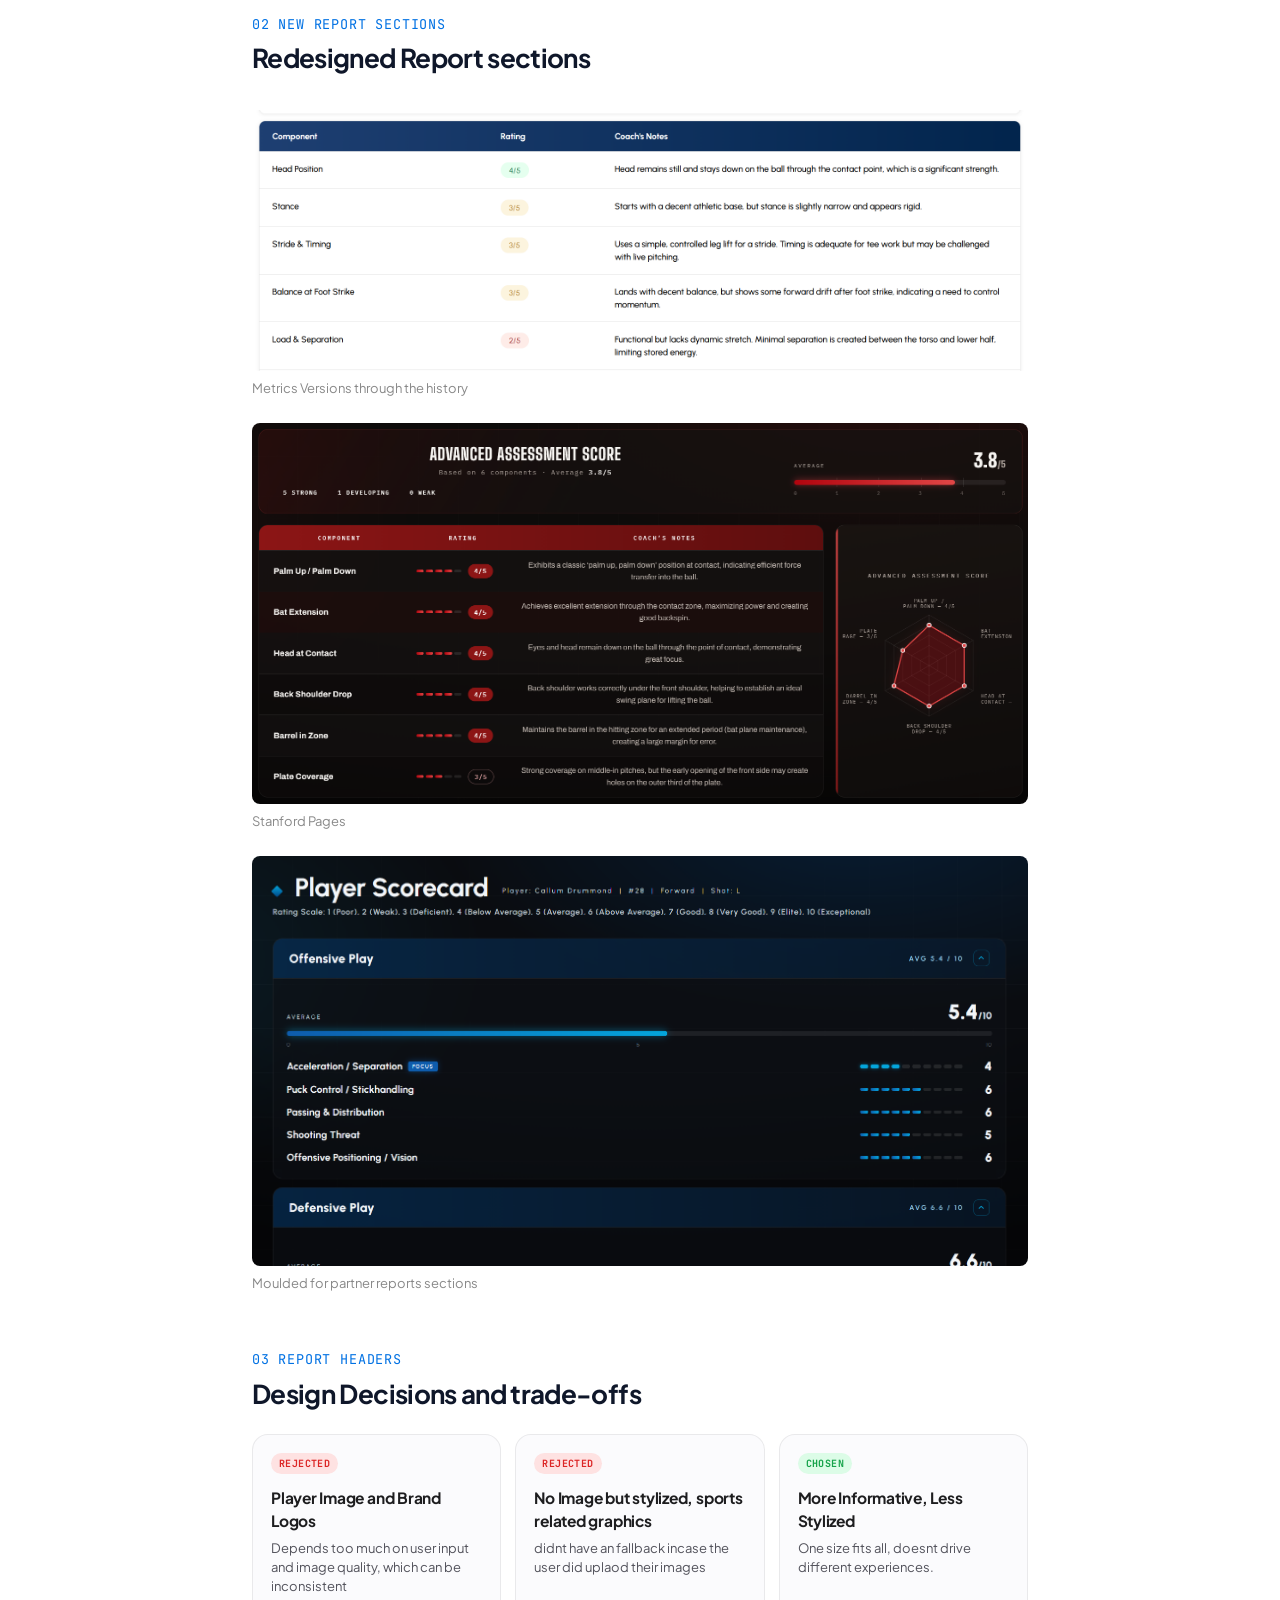
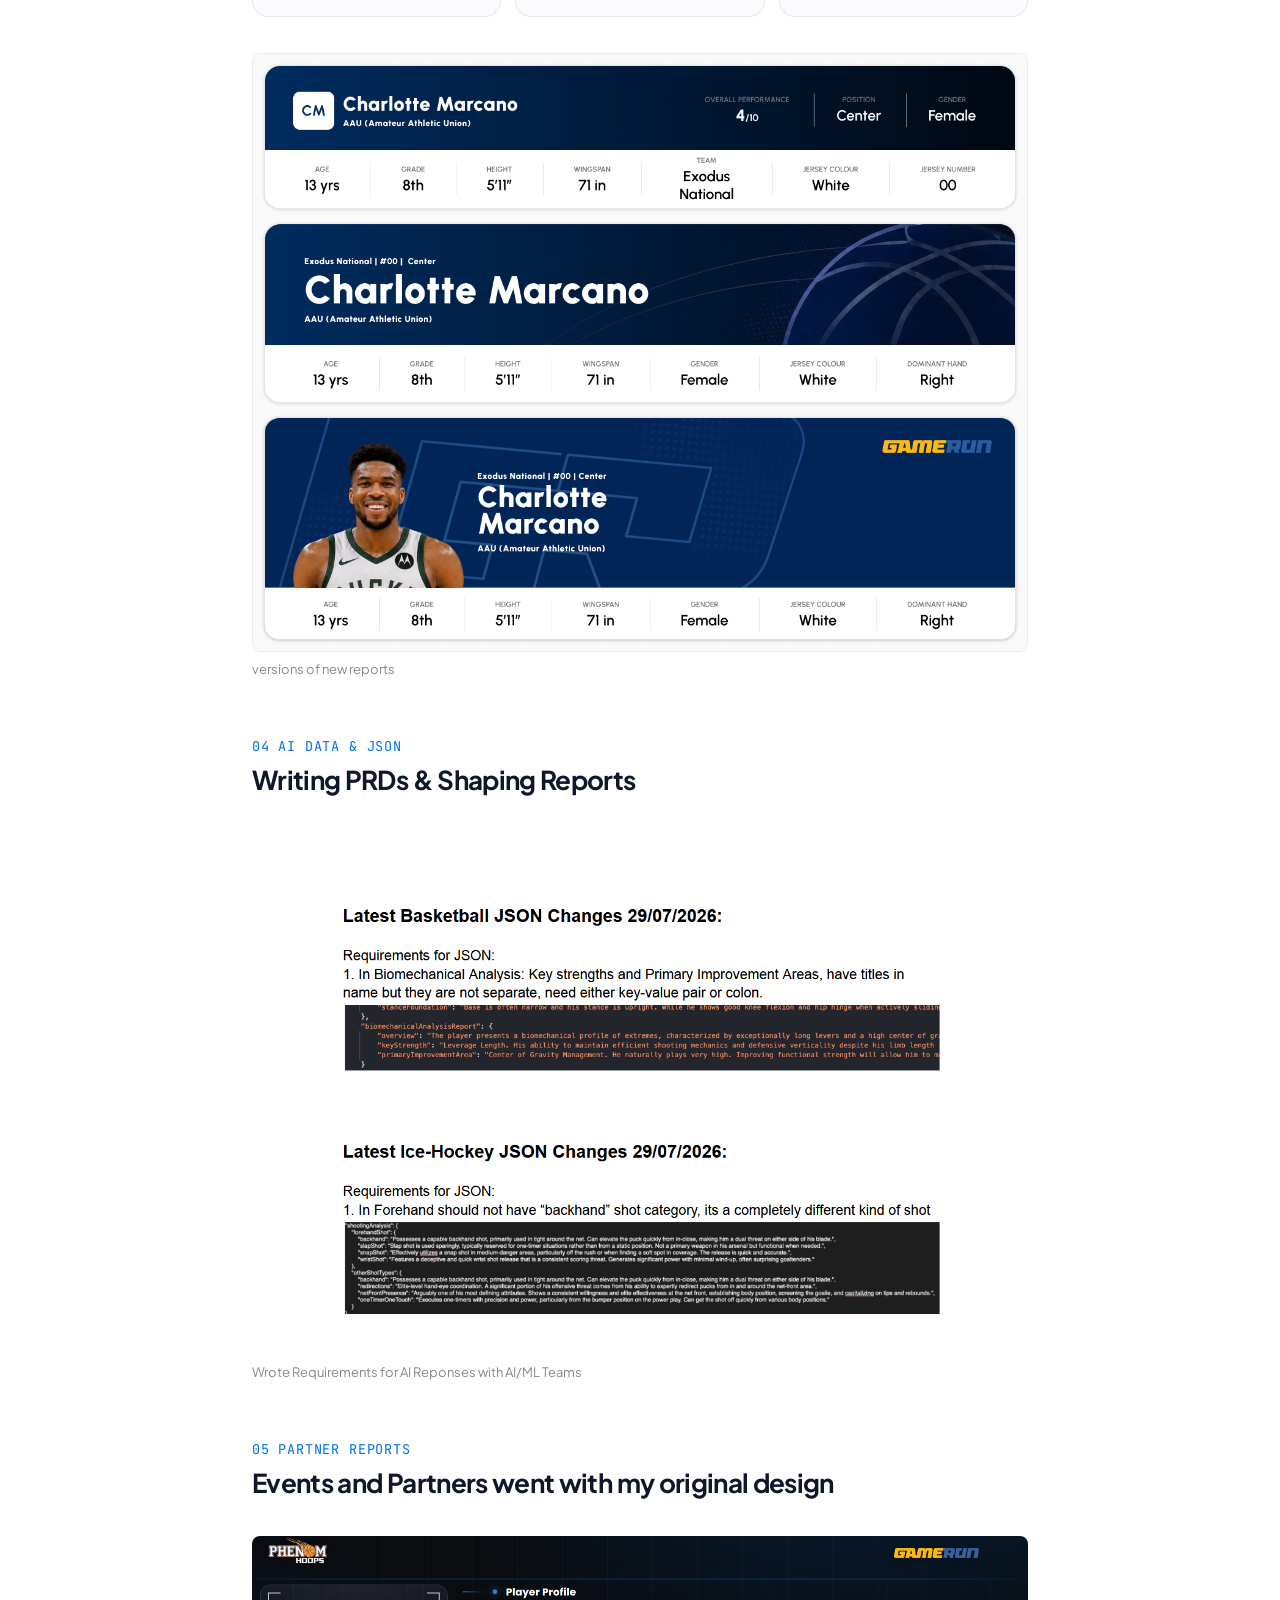
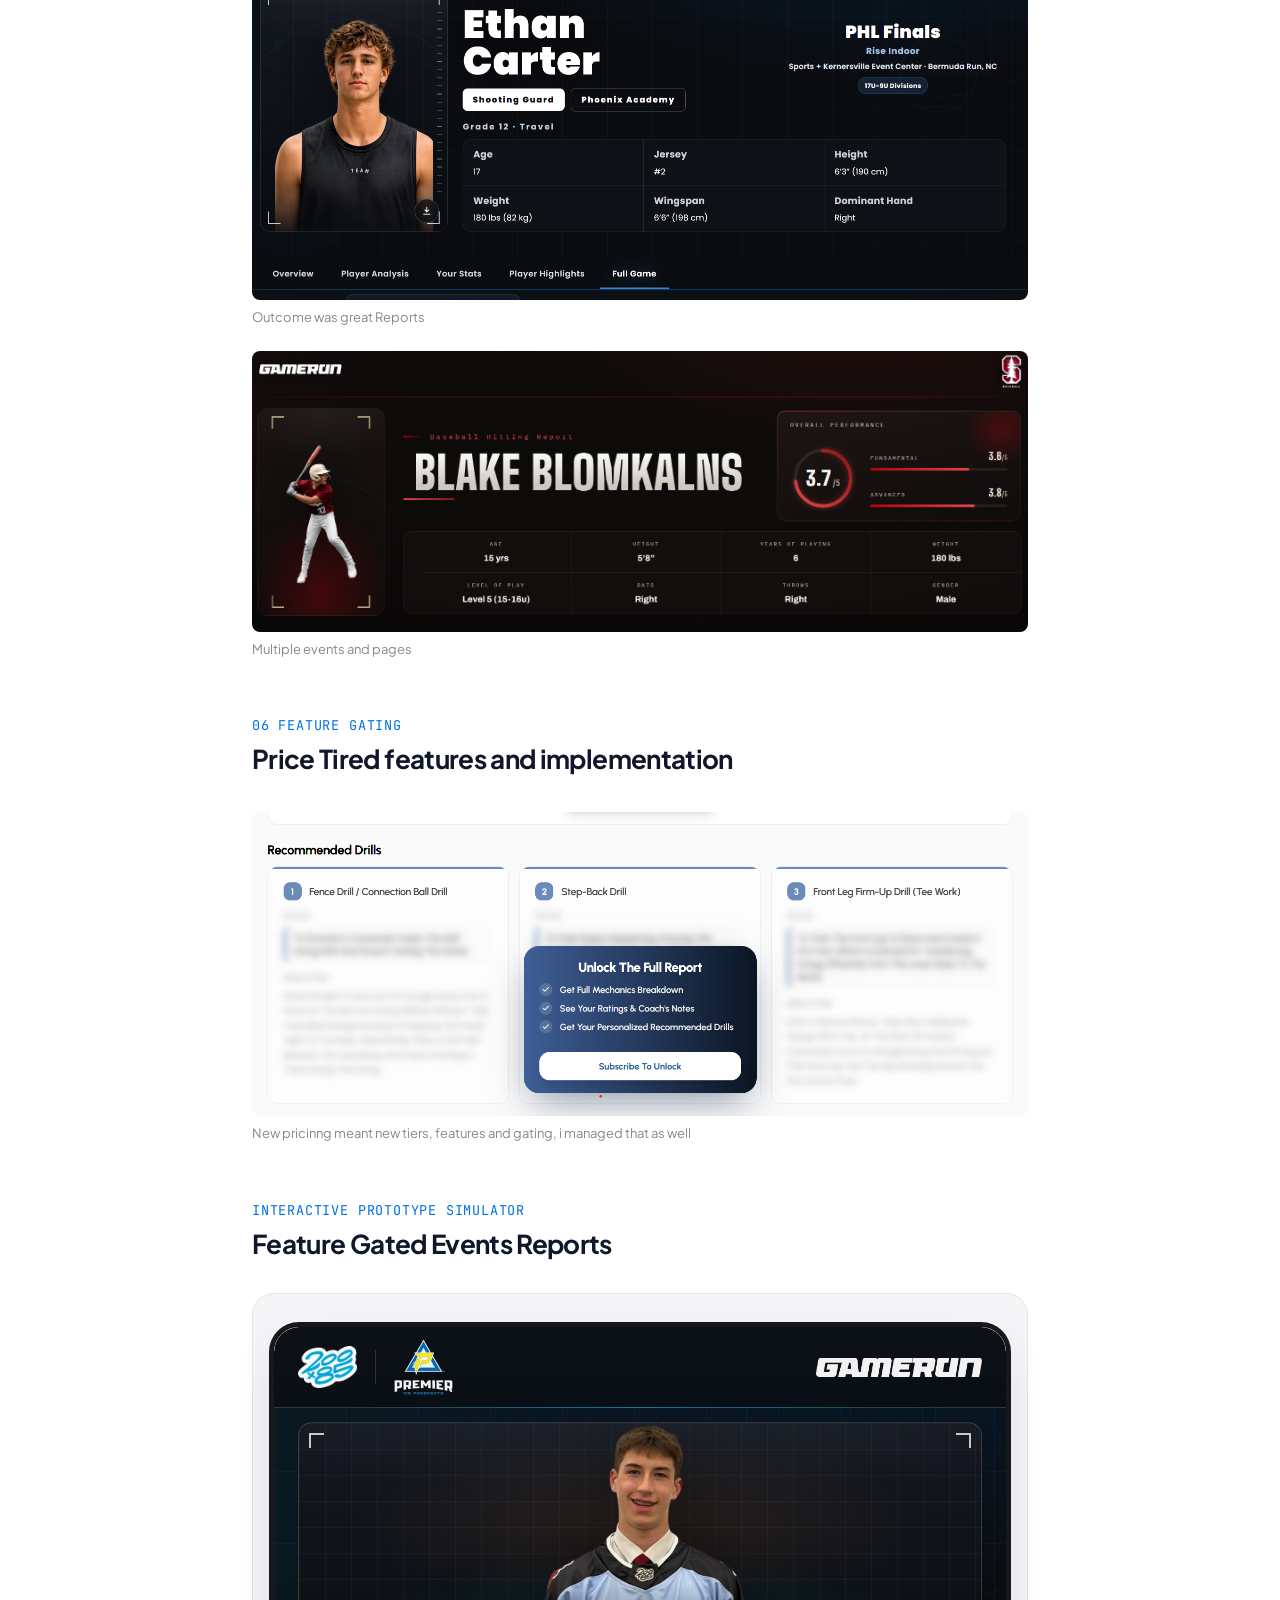
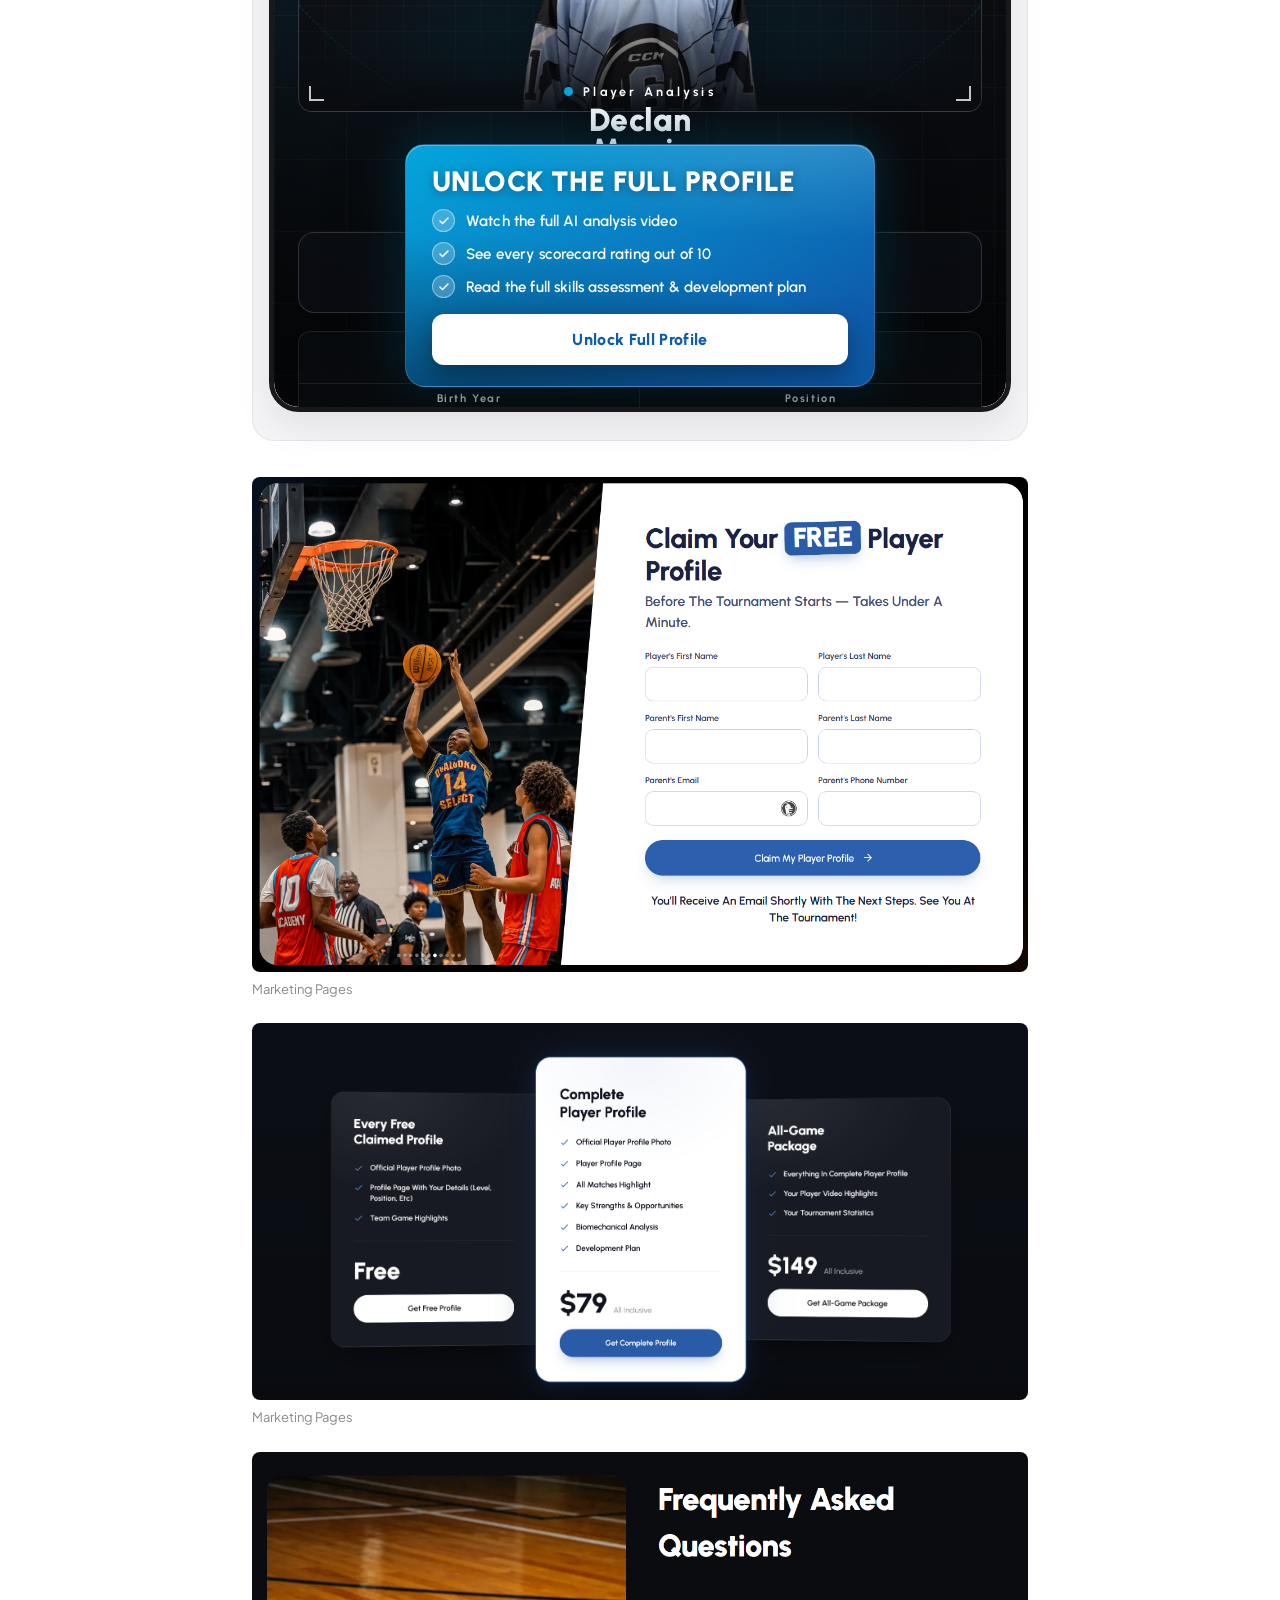
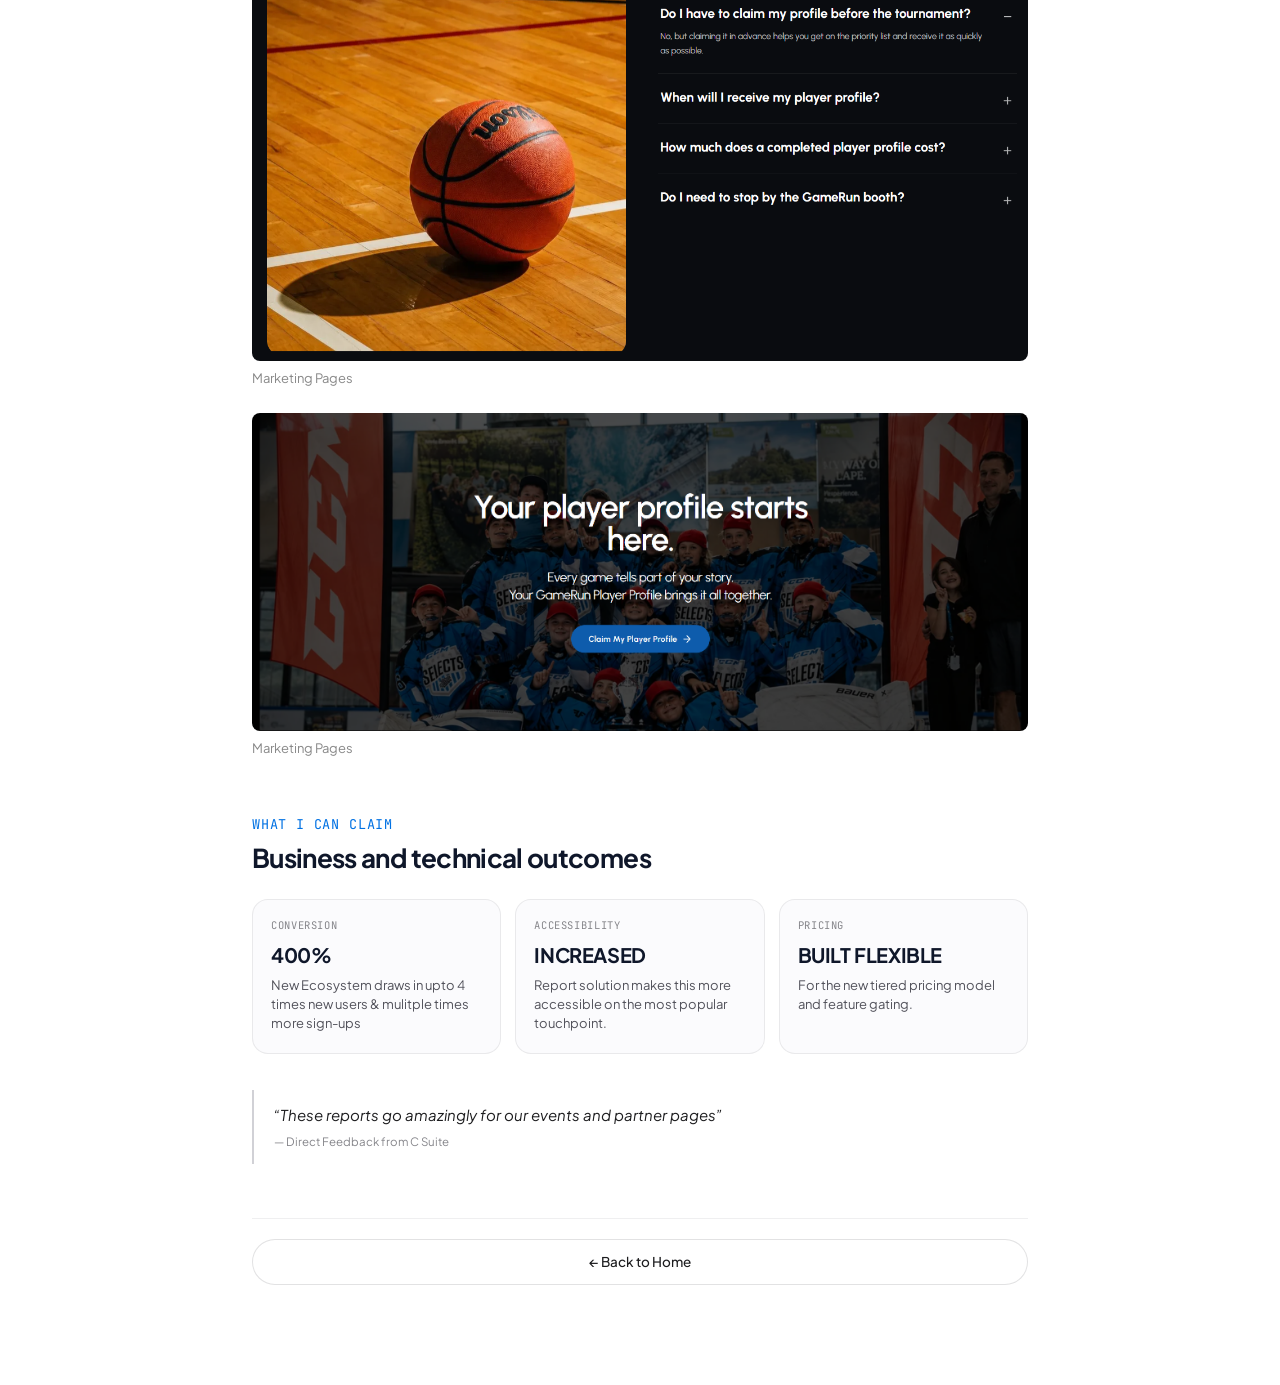
<file: new-reports.html>
<!DOCTYPE html>
<html lang="en">
<head>
  <meta charset="UTF-8" />
  <meta name="viewport" content="width=device-width, initial-scale=1.0" />
  <title>New Reports Design</title>
  <link rel="preconnect" href="https://fonts.googleapis.com">
  <link rel="preconnect" href="https://fonts.gstatic.com" crossorigin>
  <link href="https://fonts.googleapis.com/css2?family=Plus+Jakarta+Sans:wght@400;500;600;700&family=JetBrains+Mono:wght@400;500&display=swap" rel="stylesheet">
  <link rel="stylesheet" href="style.css" />
</head>
<body>

  <!-- Floating Nav Pill -->
  <header class="nav-header">
    <nav class="nav-pill">
      <a href="index.html" class="nav-item">Home</a>
      <a href="index.html#experience" class="nav-item">About</a>
      <a href="blog.html" class="nav-item">Blog</a>
      <a href="assets/resume.pdf" target="_blank" rel="noopener" class="nav-item">Resume</a>
    </nav>
  </header>

  <div class="page-wrap">
    <article>
      
      <!-- Block 1: Header & Metadata -->
      <header class="cs-header">
        <span class="cs-eyebrow">CASE STUDY · AI REPORTS REIMAGINED</span>
        <h1 class="cs-title">New AI Analytics Ecosystem</h1>
        <p class="cs-subtitle">One product modelled for users, partners, events etc.</p>
        <div class="cs-meta-stack">
          <span>Design Leader · 7 engineers, Support Team</span>
          <span>GameRun.ai, 2026</span>
        </div>
      </header>

      <!-- Block 2: Key Metrics Ribbon -->
      <section class="metric-ribbon">
        <div class="metric-cell">
          <div class="cell-caption">CONCENTRATION</div>
          <div class="cell-stat">CENTRAL</div>
          <div class="cell-desc">Artefact of the Product</div>
        </div>
        <div class="metric-cell">
          <div class="cell-caption">REGULATION</div>
          <div class="cell-stat danger">↘ ~75%</div>
          <div class="cell-desc">customer acquisition through product</div>
        </div>
        <div class="metric-cell">
          <div class="cell-caption">USERS</div>
          <div class="cell-stat">100,000+</div>
          <div class="cell-desc">Events, Partners, Gloabl Brands</div>
        </div>
      </section>

      <!-- Block 4: The Short Version Callout -->
      <section class="callout-summary">
        <div class="callout-title">THE SHORT VERSION</div>
        <p>GameRun had a report system, the output was PDF Files that resulted in <strong>only 25%</strong> customer acquisition, and a separate out of the app flow.</p>
        <p>Users downloaded and shared the <strong>PDFs</strong>, and not the platform, the report was poorly designed and not properly accessible on phone.</p>
        <p>I designed dynamic, responsive reports that work on web and phone, can be shared through app links and drive customer growth and partner event deals.</p>
      </section>

      <!-- Block 5: Chapter 01 & Dual Comparative Cards -->
      <section class="cs-chapter">
        <div class="chapter-badge">01 DEFINING THE PROBLEM</div>
        <h2>Outdated Reports, low conversions, non existent ecosystem</h2>
        <div class="dual-box-row">
          <div class="sub-box">
            <span class="box-tag">OUTDATED REPORTS</span>
            <div class="box-main">Older PDFs</div>
            <div class="box-info">After being the Central product the reports looked<strong>outdated and boring.</strong></div>
          </div>
          <div class="sub-box">
            <span class="box-tag">LOW CONVERSION</span>
            <div class="box-main">No Ecosystem</div>
            <div class="box-info">Thes reports were indepedant of the app and didnt drive customer sign ups</div>
          </div>
        </div>
        <div class="dual-box-row">
          <div class="sub-box">
            <span class="box-tag">INACCESSIBILITY</span>
            <div class="box-main">On Phones and Tablets</div>
            <div class="box-info">Although most of the users were on mobile, the reports were <strong>hard to access and a headache to read.</strong></div>
          </div>
          <div class="sub-box">
            <span class="box-tag">NO DYNAMIC ELEMENTS</span>
            <div class="box-main">Inflexible Sections</div>
            <div class="box-info">No way to introduce tiered features and pricing in this kind of report structure</div>
          </div>
        </div>
      </section>

      <!-- Image Blocks -->
      <div style="margin: 24px 0;">
        <img src="assets/OldReports.png" alt="older versions looked bland and baseless" style="width:100%; height:auto; display:block; border-radius:8px;">
        <p style="font-size:13px; color:#888; margin-top:8px;">older versions looked bland and baseless</p>
      </div>

      <section class="cs-chapter">
        <div class="chapter-badge">02 NEW REPORT SECTIONS</div>
        <h2>Redesigned Report sections</h2>
      </section>
      
      <div style="margin: 24px 0;">
        <img src="assets/Advanced%20Metrics.png" alt="Metrics Versions through the history" style="width:100%; height:auto; display:block; border-radius:8px;">
        <p style="font-size:13px; color:#888; margin-top:8px;">Metrics Versions through the history</p>
      </div>

      <div style="margin: 24px 0;">
        <img src="assets/Stanford.png" alt="Metrics Versions through the history" style="width:100%; height:auto; display:block; border-radius:8px;">
        <p style="font-size:13px; color:#888; margin-top:8px;">Stanford Pages</p>
      </div>
      
      <div style="margin: 24px 0;">
        <img src="assets/CCM.png" alt="Moulded for partner reports sections" style="width:100%; height:auto; display:block; border-radius:8px;">
        <p style="font-size:13px; color:#888; margin-top:8px;">Moulded for partner reports sections</p>
      </div>


       <!-- Block 8: Decision Cards (Rejected vs Chosen) -->
      <section class="cs-chapter">
        <div class="chapter-badge">03 REPORT HEADERS</div>
        <h2>Design Decisions and trade-offs</h2>
        <div class="decision-grid">
          <div class="decision-card">
            <span class="badge-pill badge-rejected">REJECTED</span>
            <div class="decision-title">Player Image and Brand Logos</div>
            <div class="decision-text">Depends too much on user input and image quality, which can be inconsistent</div>
          </div>
          <div class="decision-card">
            <span class="badge-pill badge-rejected">REJECTED</span>
            <div class="decision-title">No Image but stylized, sports related graphics</div>
            <div class="decision-text">didnt have an fallback incase the user did uplaod their images</div>
          </div>
          <div class="decision-card">
            <span class="badge-pill badge-chosen">CHOSEN</span>
            <div class="decision-title">More Informative, Less Stylized</div>
            <div class="decision-text">One size fits all, doesnt drive different experiences.</div>
          </div>
        </div>
      </section>

      <div style="margin: 24px 0;">
        <img src="assets/main.png" alt="versions of new reports" style="width:100%; height:auto; display:block; border-radius:8px;">
        <p style="font-size:13px; color:#888; margin-top:8px;">versions of new reports</p>
      </div>


      <section class="cs-chapter">
        <div class="chapter-badge">04 AI DATA & JSON</div>
        <h2>Writing PRDs & Shaping Reports</h2>
      </section>
      
      <div style="margin: 24px 0;">
        <img src="assets/JSON.png" alt="Wrote Requirements for AI Reponses with AI/ML Teams" style="width:100%; height:auto; display:block; border-radius:8px;">
        <p style="font-size:13px; color:#888; margin-top:8px;">Wrote Requirements for AI Reponses with AI/ML Teams</p>
      </div>

      <section class="cs-chapter">
        <div class="chapter-badge">05 PARTNER REPORTS</div>
        <h2>Events and Partners went with my original design</h2>
      </section>

      <div style="margin: 24px 0;">
        <img src="assets/Phenom%20Profile.png" alt="Outcome was great Reports" style="width:100%; height:auto; display:block; border-radius:8px;">
        <p style="font-size:13px; color:#888; margin-top:8px;">Outcome was great Reports</p>
      </div>

      <div style="margin: 24px 0;">
        <img src="assets/Stanford%20Profile.png" alt="Multiple events and pages" style="width:100%; height:auto; display:block; border-radius:8px;">
        <p style="font-size:13px; color:#888; margin-top:8px;">Multiple events and pages</p>
      </div>

      <section class="cs-chapter">
        <div class="chapter-badge">06 FEATURE GATING</div>
        <h2>Price Tired features and implementation</h2>
      </section>

      <div style="margin: 24px 0;">
        <img src="assets/gating.png" alt="New pricinng meant new tiers, features and gating, i managed that as well" style="width:100%; height:auto; display:block; border-radius:8px;">
        <p style="font-size:13px; color:#888; margin-top:8px;">New pricinng meant new tiers, features and gating, i managed that as well</p>
      </div>

                  <!-- Block 10: Interactive Prototype Simulator Block -->
      <section class="cs-chapter">
        <div class="chapter-badge">INTERACTIVE PROTOTYPE SIMULATOR</div>
        <h2>Feature Gated Events Reports</h2>
        <div class="simulator-container">
          <div class="phone-mock-frame">
          <iframe 
              src="assets/Declan_Morris_Teaser_v2.html" 
              title="Interactive Prototype Demo" 
              style="width: 100%; height: 680px; border: none; display: block;" 
              loading="lazy">
            </iframe>
          </div>
        </div>
      </section>

      
      <div style="margin: 24px 0;">
        <img src="assets/marketingpageform.png" alt="Marketing Pages" style="width:100%; height:auto; display:block; border-radius:8px;">
        <p style="font-size:13px; color:#888; margin-top:8px;">Marketing Pages</p>
      </div>

      <div style="margin: 24px 0;">
        <img src="assets/marketingpagepricing.png" alt="Marketing Pages" style="width:100%; height:auto; display:block; border-radius:8px;">
        <p style="font-size:13px; color:#888; margin-top:8px;">Marketing Pages</p>
      </div>

      <div style="margin: 24px 0;">
        <img src="assets/marketingpagesteps.png" alt="Marketing Pages" style="width:100%; height:auto; display:block; border-radius:8px;">
        <p style="font-size:13px; color:#888; margin-top:8px;">Marketing Pages</p>
      </div>  

      <div style="margin: 24px 0;">
        <img src="assets/marketingpagefooter.png" alt="Marketing Pages" style="width:100%; height:auto; display:block; border-radius:8px;">
        <p style="font-size:13px; color:#888; margin-top:8px;">Marketing Pages</p>
      </div>  


      <section class="cs-chapter">
        <div class="chapter-badge">WHAT I CAN CLAIM</div>
        <h2>Business and technical outcomes</h2>
        <div class="claims-grid">
          <div class="claim-item"><div class="claim-kicker">CONVERSION</div><div class="claim-stat">400%</div><div class="claim-desc">New Ecosystem draws in upto 4 times new users &amp; mulitple times more sign-ups</div></div>
          <div class="claim-item"><div class="claim-kicker">ACCESSIBILITY</div><div class="claim-stat">INCREASED</div><div class="claim-desc">Report solution makes this more accessible on the most popular touchpoint.</div></div>
          <div class="claim-item"><div class="claim-kicker">PRICING</div><div class="claim-stat">BUILT FLEXIBLE</div><div class="claim-desc">For the new tiered pricing model and feature gating.</div></div>
        </div>
      </section>

            <!-- Block 7: Editorial Quote Block -->
      <blockquote class="quote-card">
        “These reports go amazingly for our events and partner pages”
        <cite class="quote-author">— Direct Feedback from C Suite</cite>
      </blockquote>

      <footer style="margin-top:54px; padding-top:20px; border-top:1px solid var(--apple-card-border);">
        <a href="index.html" class="btn-pill btn-outline" style="width:100%; justify-content:center; padding:12px;">← Back to Home</a>
      </footer>

    </article>
  </div>

  <script src="main.js"></script>
</body>
</html>
</file>
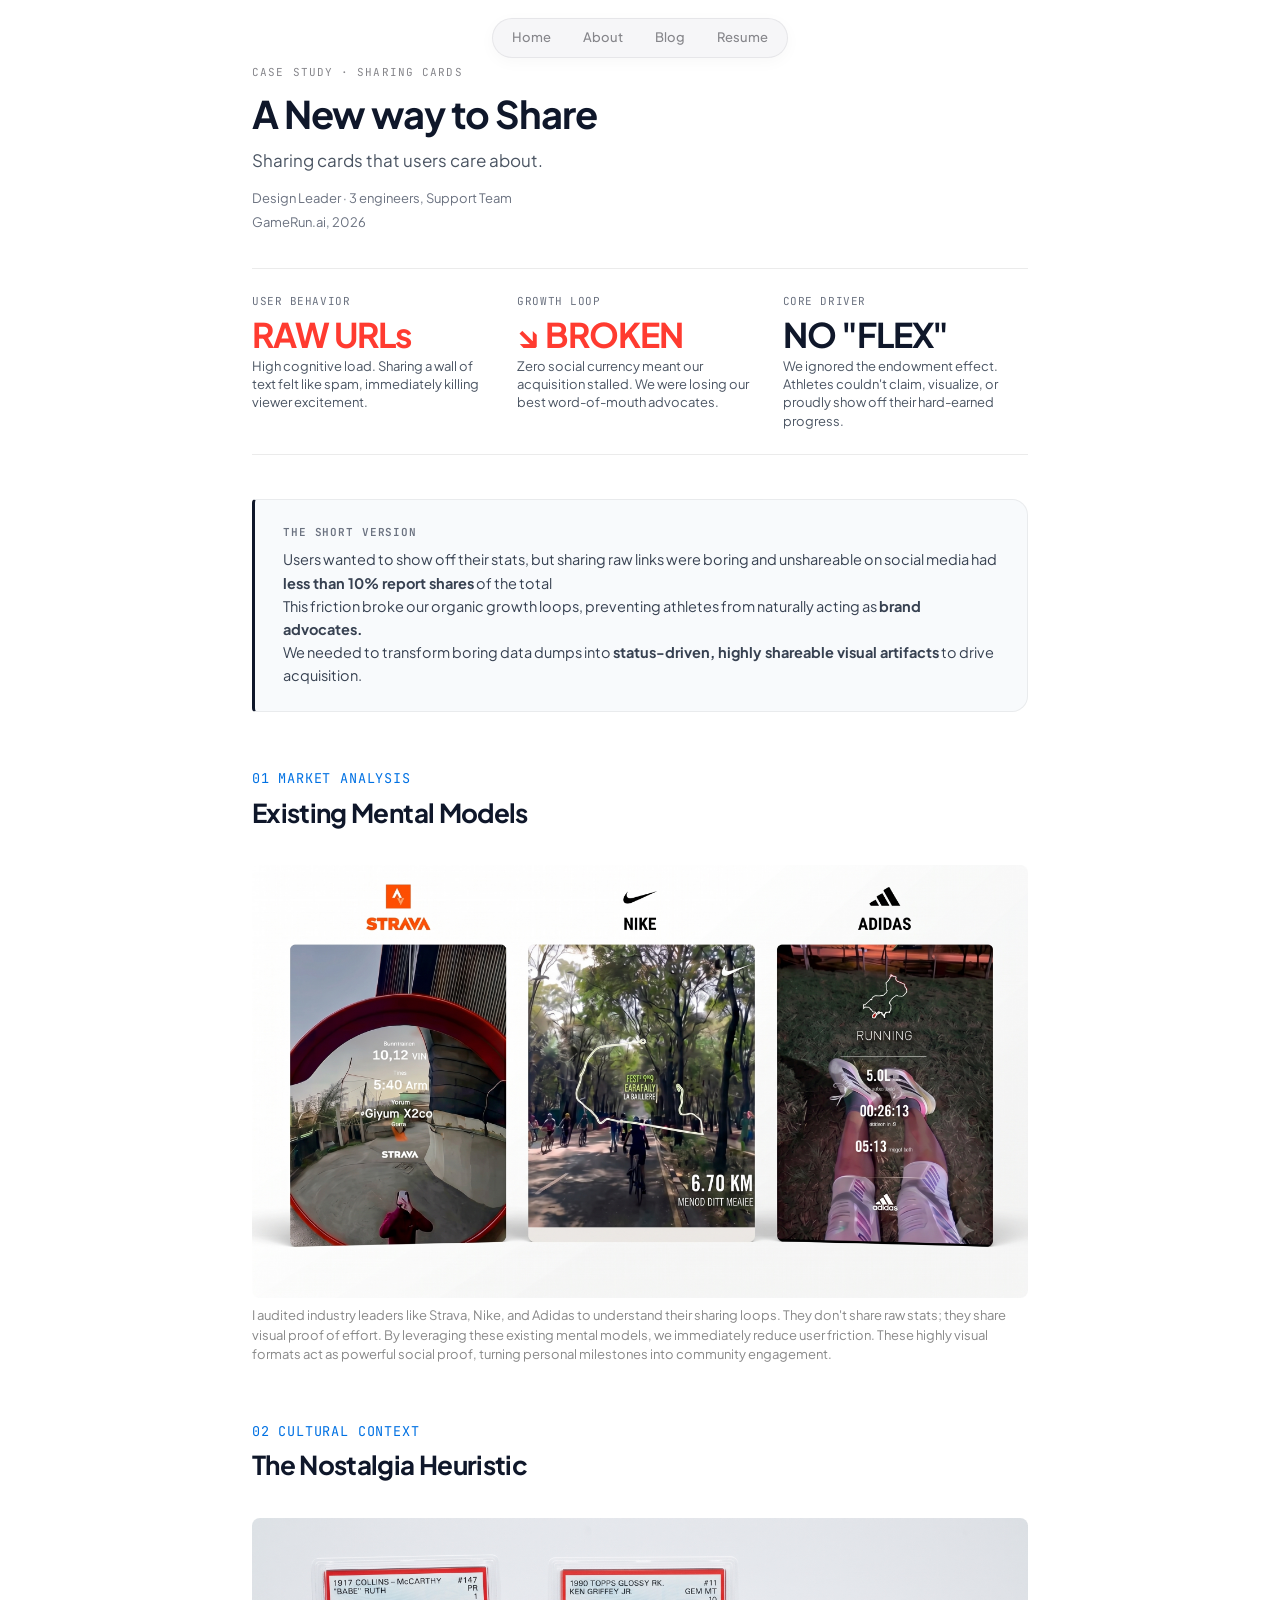
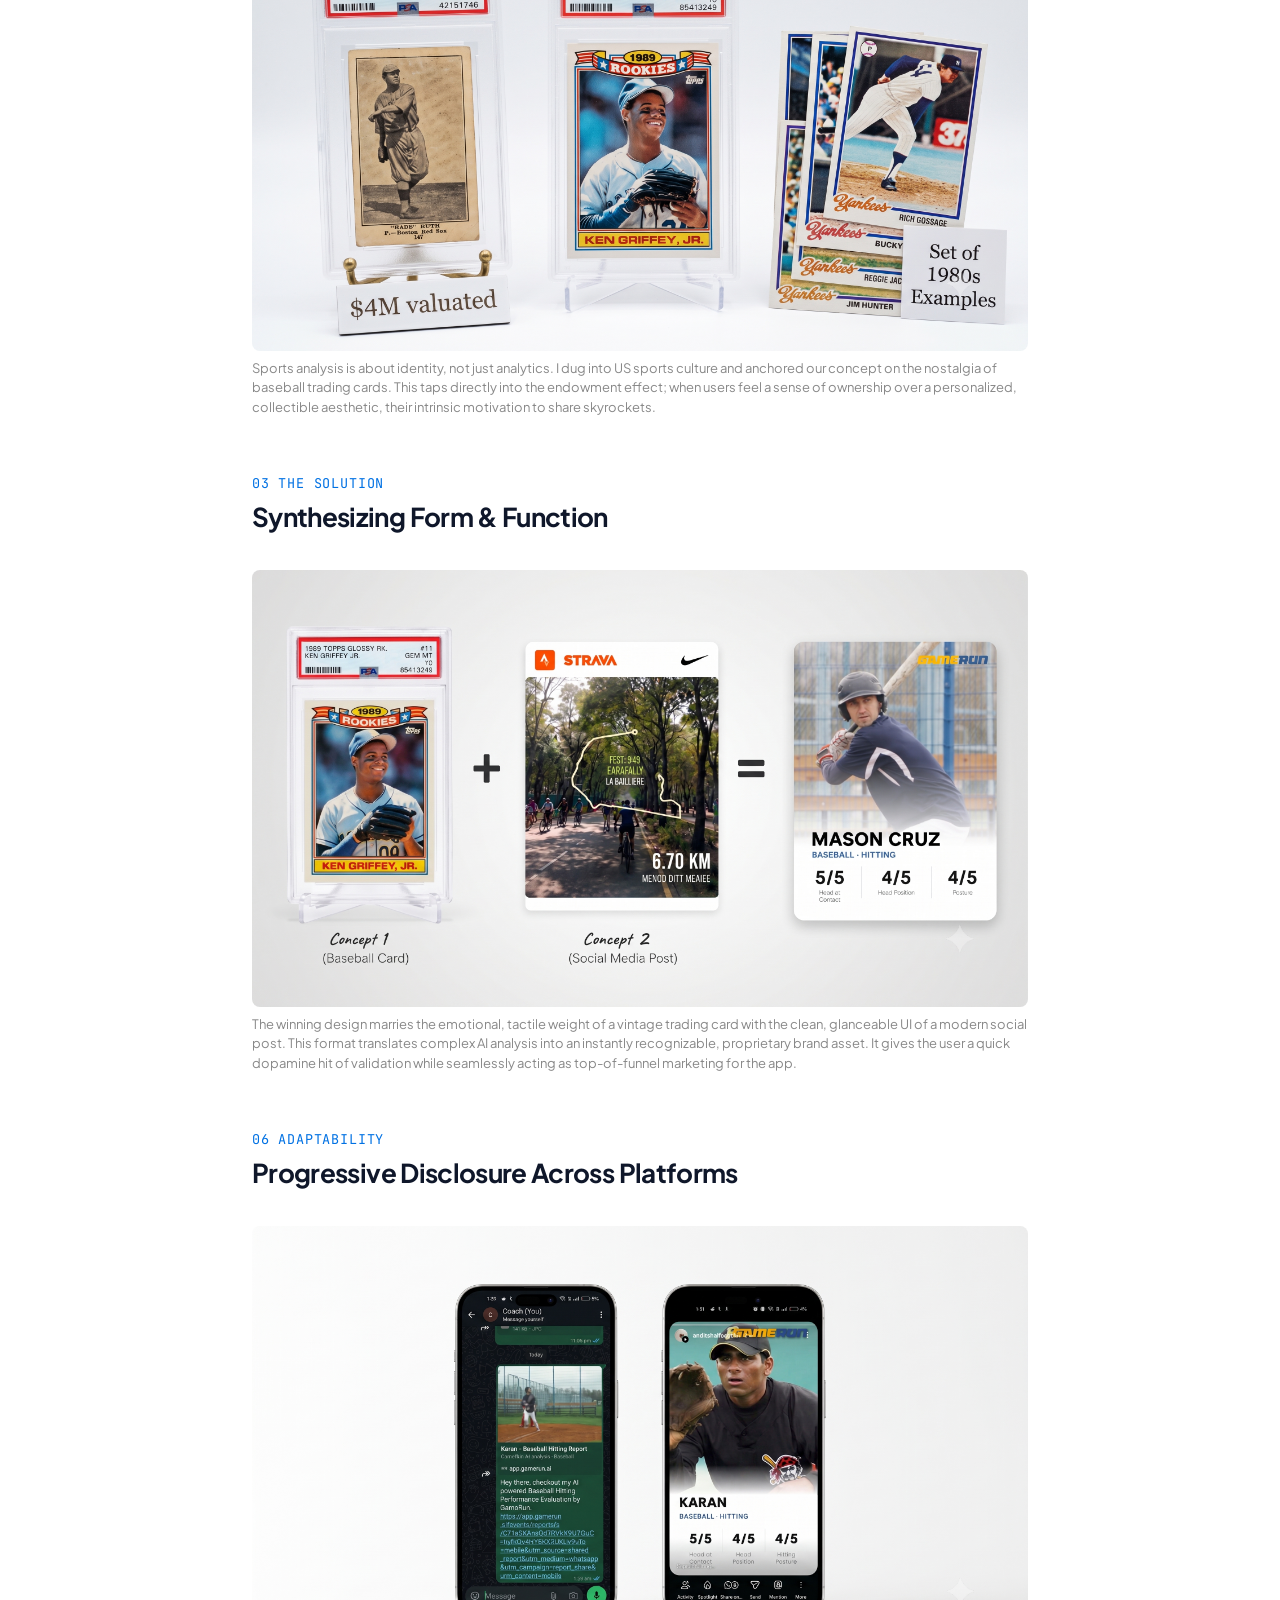
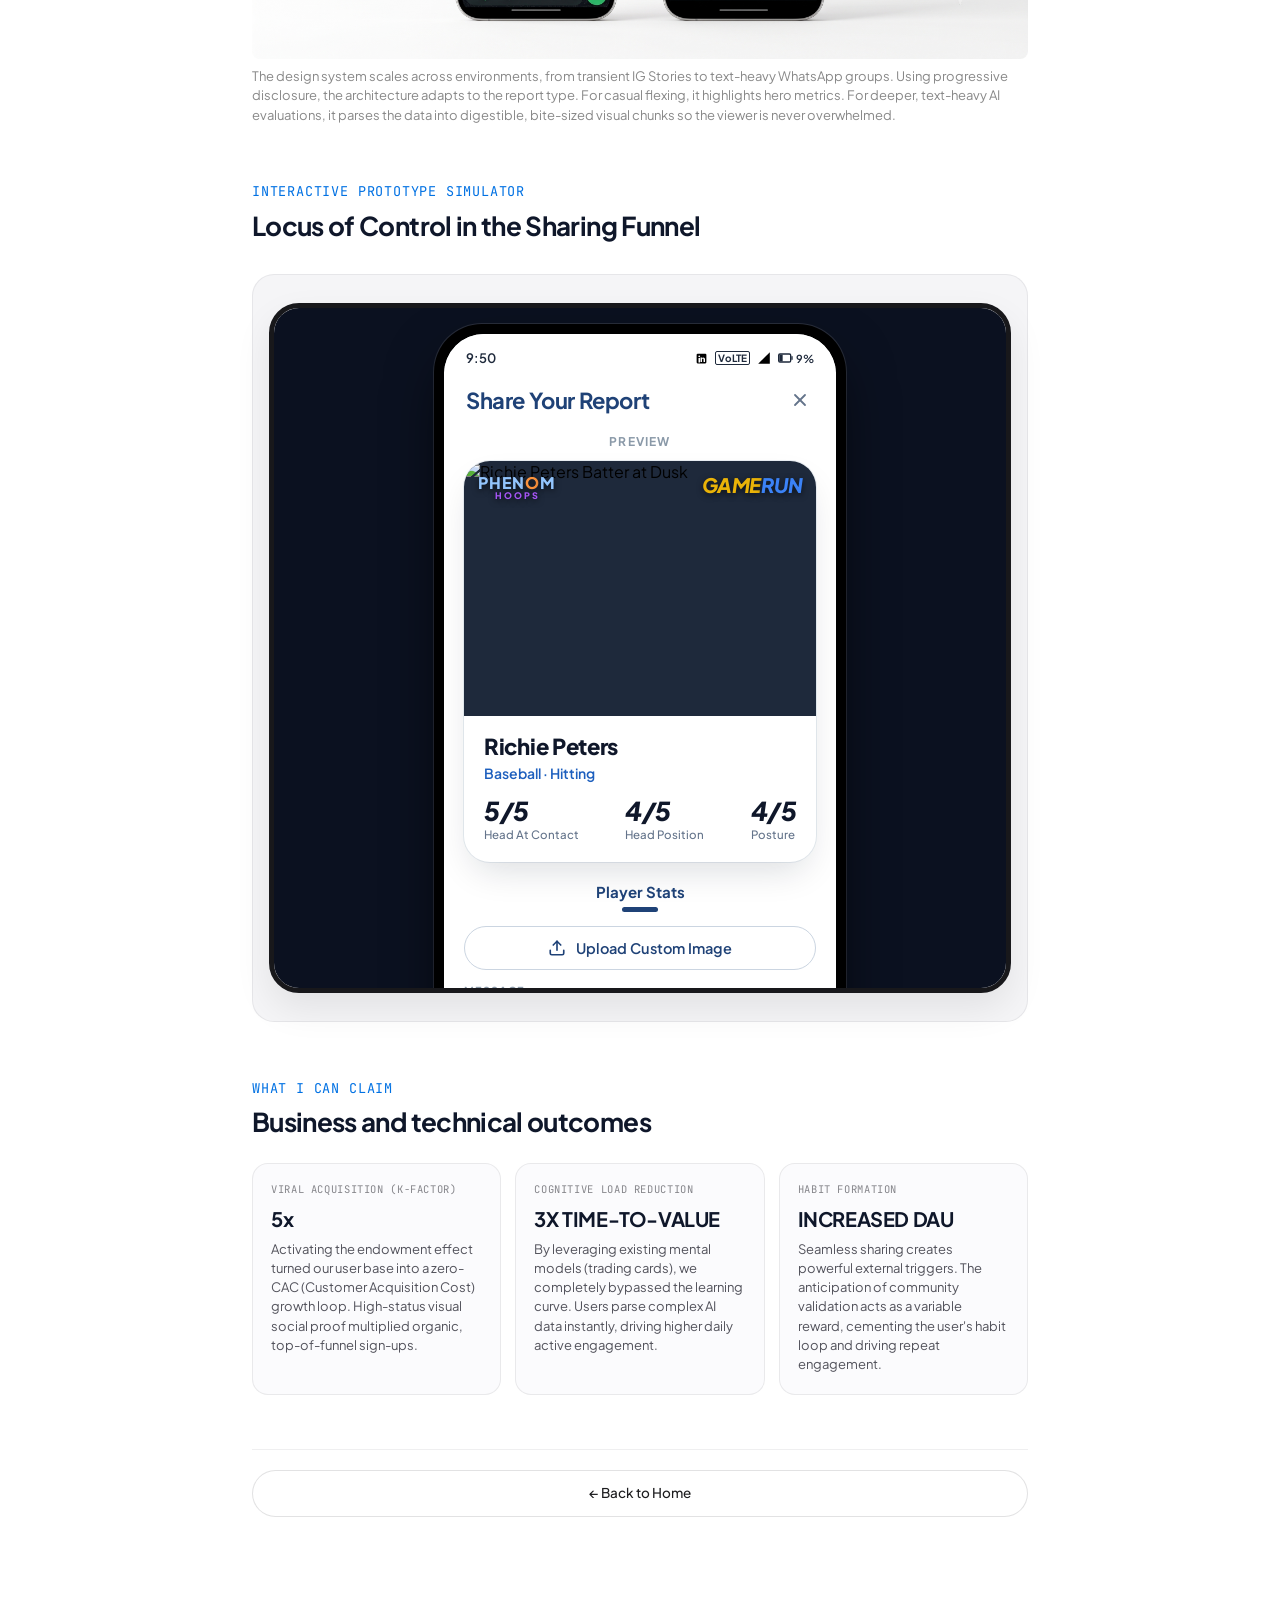
<file: sharing.html>
<!DOCTYPE html>
<html lang="en">
<head>
  <meta charset="UTF-8" />
  <meta name="viewport" content="width=device-width, initial-scale=1.0" />
  <title>Sharing Cards</title>
  <link rel="preconnect" href="https://fonts.googleapis.com">
  <link rel="preconnect" href="https://fonts.gstatic.com" crossorigin>
  <link href="https://fonts.googleapis.com/css2?family=Plus+Jakarta+Sans:wght@400;500;600;700&family=JetBrains+Mono:wght@400;500&display=swap" rel="stylesheet">
  <link rel="stylesheet" href="style.css" />
</head>
<body>

  <!-- Floating Nav Pill -->
  <header class="nav-header">
    <nav class="nav-pill">
      <a href="index.html" class="nav-item">Home</a>
      <a href="index.html#experience" class="nav-item">About</a>
      <a href="blog.html" class="nav-item">Blog</a>
      <a href="assets/resume.pdf" target="_blank" rel="noopener" class="nav-item">Resume</a>
    </nav>
  </header>

  <div class="page-wrap">
    <article>
      
      <!-- Block 1: Header & Metadata -->
      <header class="cs-header">
        <span class="cs-eyebrow">CASE STUDY · SHARING CARDS</span>
        <h1 class="cs-title">A New way to Share</h1>
        <p class="cs-subtitle">Sharing cards that users care about.</p>
        <div class="cs-meta-stack">
          <span>Design Leader · 3 engineers, Support Team</span>
          <span>GameRun.ai, 2026</span>
        </div>
      </header>

      <!-- Block 2: Key Metrics Ribbon -->
      <section class="metric-ribbon">
        <div class="metric-cell">
          <div class="cell-caption">USER BEHAVIOR</div>
          <div class="cell-stat danger">RAW URLs</div>
          <div class="cell-desc">High cognitive load. Sharing a wall of text felt like spam, immediately killing viewer excitement.</div>
        </div>
        <div class="metric-cell">
          <div class="cell-caption">GROWTH LOOP</div>
          <div class="cell-stat danger">↘ BROKEN</div>
          <div class="cell-desc">Zero social currency meant our acquisition stalled. We were losing our best word-of-mouth advocates.</div>
        </div>
        <div class="metric-cell">
          <div class="cell-caption">CORE DRIVER</div>
          <div class="cell-stat">NO "FLEX"</div>
          <div class="cell-desc">We ignored the endowment effect. Athletes couldn't claim, visualize, or proudly show off their hard-earned progress.</div>
        </div>
      </section>

      <!-- Block 4: The Short Version Callout -->
      <section class="callout-summary">
        <div class="callout-title">THE SHORT VERSION</div>
        <p>Users wanted to show off their stats, but sharing raw links were boring and unshareable on social media had <strong> less than 10% report shares</strong> of the total </p>
        <p>This friction broke our organic growth loops, preventing athletes from naturally acting as <strong>brand advocates.</strong></p>
        <p>We needed to transform boring data dumps into <strong>status-driven, highly shareable visual artifacts</strong> to drive acquisition.</p>
      </section>


      <section class="cs-chapter">
        <div class="chapter-badge">01 MARKET ANALYSIS</div>
        <h2>Existing Mental Models</h2>
      </section>
      
      <div style="margin: 24px 0;">
        <img src="assets/otherapps.png" alt="Metrics Versions through the history" style="width:100%; height:auto; display:block; border-radius:8px;">
        <p style="font-size:13px; color:#888; margin-top:8px;">I audited industry leaders like Strava, Nike, and Adidas to understand their sharing loops. They don't share raw stats; they share visual proof of effort. By leveraging these existing mental models, we immediately reduce user friction. These highly visual formats act as powerful social proof, turning personal milestones into community engagement.</p>
      </div>



      <section class="cs-chapter">
        <div class="chapter-badge">02 CULTURAL CONTEXT</div>
        <h2>The Nostalgia Heuristic</h2>
      </section>
      
      <div style="margin: 24px 0;">
        <img src="assets/culture.png" alt="Wrote Requirements for AI Reponses with AI/ML Teams" style="width:100%; height:auto; display:block; border-radius:8px;">
        <p style="font-size:13px; color:#888; margin-top:8px;">Sports analysis is about identity, not just analytics. I dug into US sports culture and anchored our concept on the nostalgia of baseball trading cards. This taps directly into the endowment effect; when users feel a sense of ownership over a personalized, collectible aesthetic, their intrinsic motivation to share skyrockets.</p>
      </div>

      <section class="cs-chapter">
        <div class="chapter-badge">03 THE SOLUTION</div>
        <h2>Synthesizing Form & Function</h2>
      </section>

      <div style="margin: 24px 0;">
        <img src="assets/solution.png" alt="Outcome was great Reports" style="width:100%; height:auto; display:block; border-radius:8px;">
        <p style="font-size:13px; color:#888; margin-top:8px;">The winning design marries the emotional, tactile weight of a vintage trading card with the clean, glanceable UI of a modern social post. This format translates complex AI analysis into an instantly recognizable, proprietary brand asset. It gives the user a quick dopamine hit of validation while seamlessly acting as top-of-funnel marketing for the app.</p>
      </div>

      
      <section class="cs-chapter">
        <div class="chapter-badge">06 ADAPTABILITY</div>
        <h2>Progressive Disclosure Across Platforms</h2>
      </section>

      <div style="margin: 24px 0;">
        <img src="assets/howitlooks.png" alt="New pricinng meant new tiers, features and gating, i managed that as well" style="width:100%; height:auto; display:block; border-radius:8px;">
        <p style="font-size:13px; color:#888; margin-top:8px;">The design system scales across environments, from transient IG Stories to text-heavy WhatsApp groups. Using progressive disclosure, the architecture adapts to the report type. For casual flexing, it highlights hero metrics. For deeper, text-heavy AI evaluations, it parses the data into digestible, bite-sized visual chunks so the viewer is never overwhelmed.</p>
      </div>

                  <!-- Block 10: Interactive Prototype Simulator Block -->
      <section class="cs-chapter">
        <div class="chapter-badge">INTERACTIVE PROTOTYPE SIMULATOR</div>
        <h2>Locus of Control in the Sharing Funnel</h2>
        <div class="simulator-container">
          <div class="phone-mock-frame">
          <iframe 
              src="assets/demoshare.html" 
              title="Interactive Prototype Demo" 
              style="width: 100%; height: 680px; border: none; display: block;" 
              loading="lazy">
            </iframe>
          </div>
        </div>
      </section>


      <section class="cs-chapter">
        <div class="chapter-badge">WHAT I CAN CLAIM</div>
        <h2>Business and technical outcomes</h2>
        <div class="claims-grid">
          <div class="claim-item"><div class="claim-kicker">VIRAL ACQUISITION (K-FACTOR)</div><div class="claim-stat">5x</div><div class="claim-desc">Activating the endowment effect turned our user base into a zero-CAC (Customer Acquisition Cost) growth loop. High-status visual social proof multiplied organic, top-of-funnel sign-ups.</div></div>
          <div class="claim-item"><div class="claim-kicker">COGNITIVE LOAD REDUCTION</div><div class="claim-stat">3X TIME-TO-VALUE</div><div class="claim-desc">By leveraging existing mental models (trading cards), we completely bypassed the learning curve. Users parse complex AI data instantly, driving higher daily active engagement.</div></div>
          <div class="claim-item"><div class="claim-kicker">HABIT FORMATION</div><div class="claim-stat">INCREASED DAU</div><div class="claim-desc">Seamless sharing creates powerful external triggers. The anticipation of community validation acts as a variable reward, cementing the user's habit loop and driving repeat engagement.</div></div>
        </div>
      </section>


      <footer style="margin-top:54px; padding-top:20px; border-top:1px solid var(--apple-card-border);">
        <a href="index.html" class="btn-pill btn-outline" style="width:100%; justify-content:center; padding:12px;">← Back to Home</a>
      </footer>

    </article>
  </div>

  <script src="main.js"></script>
</body>
</html>
</file>
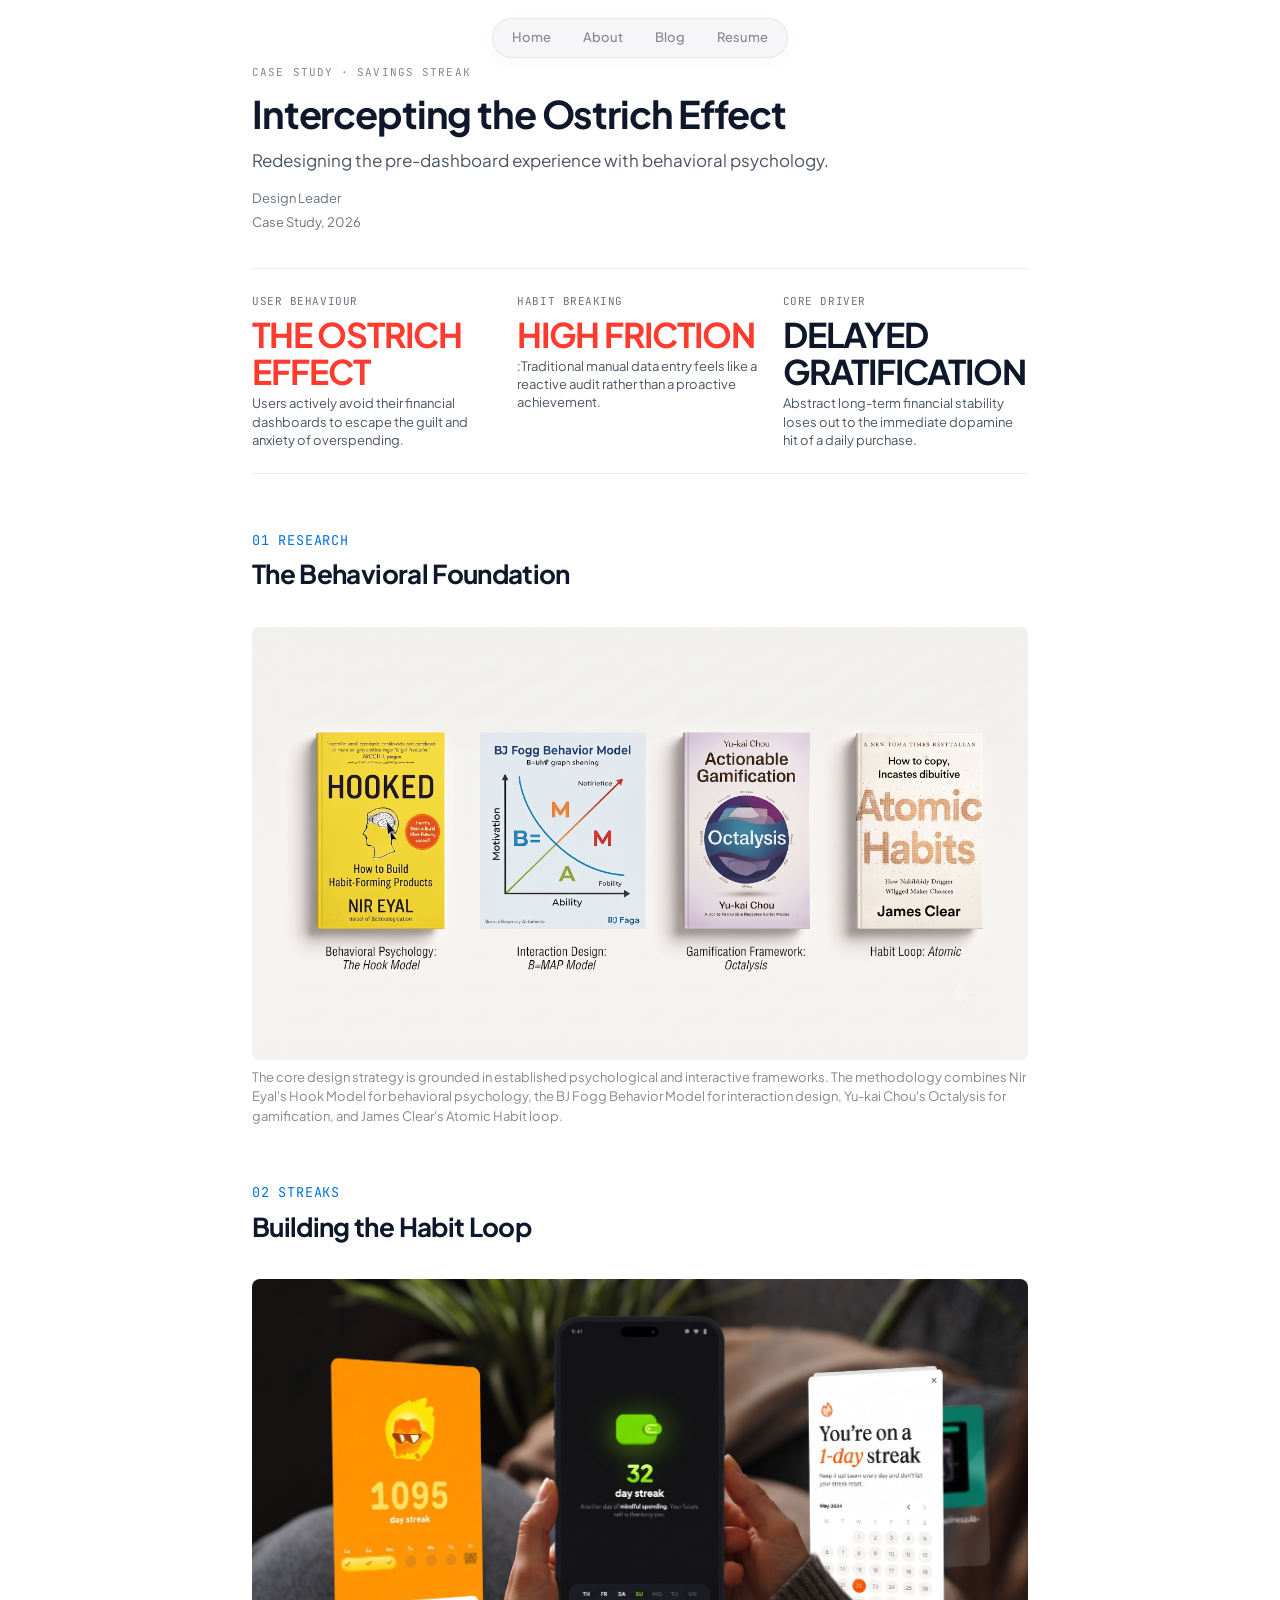
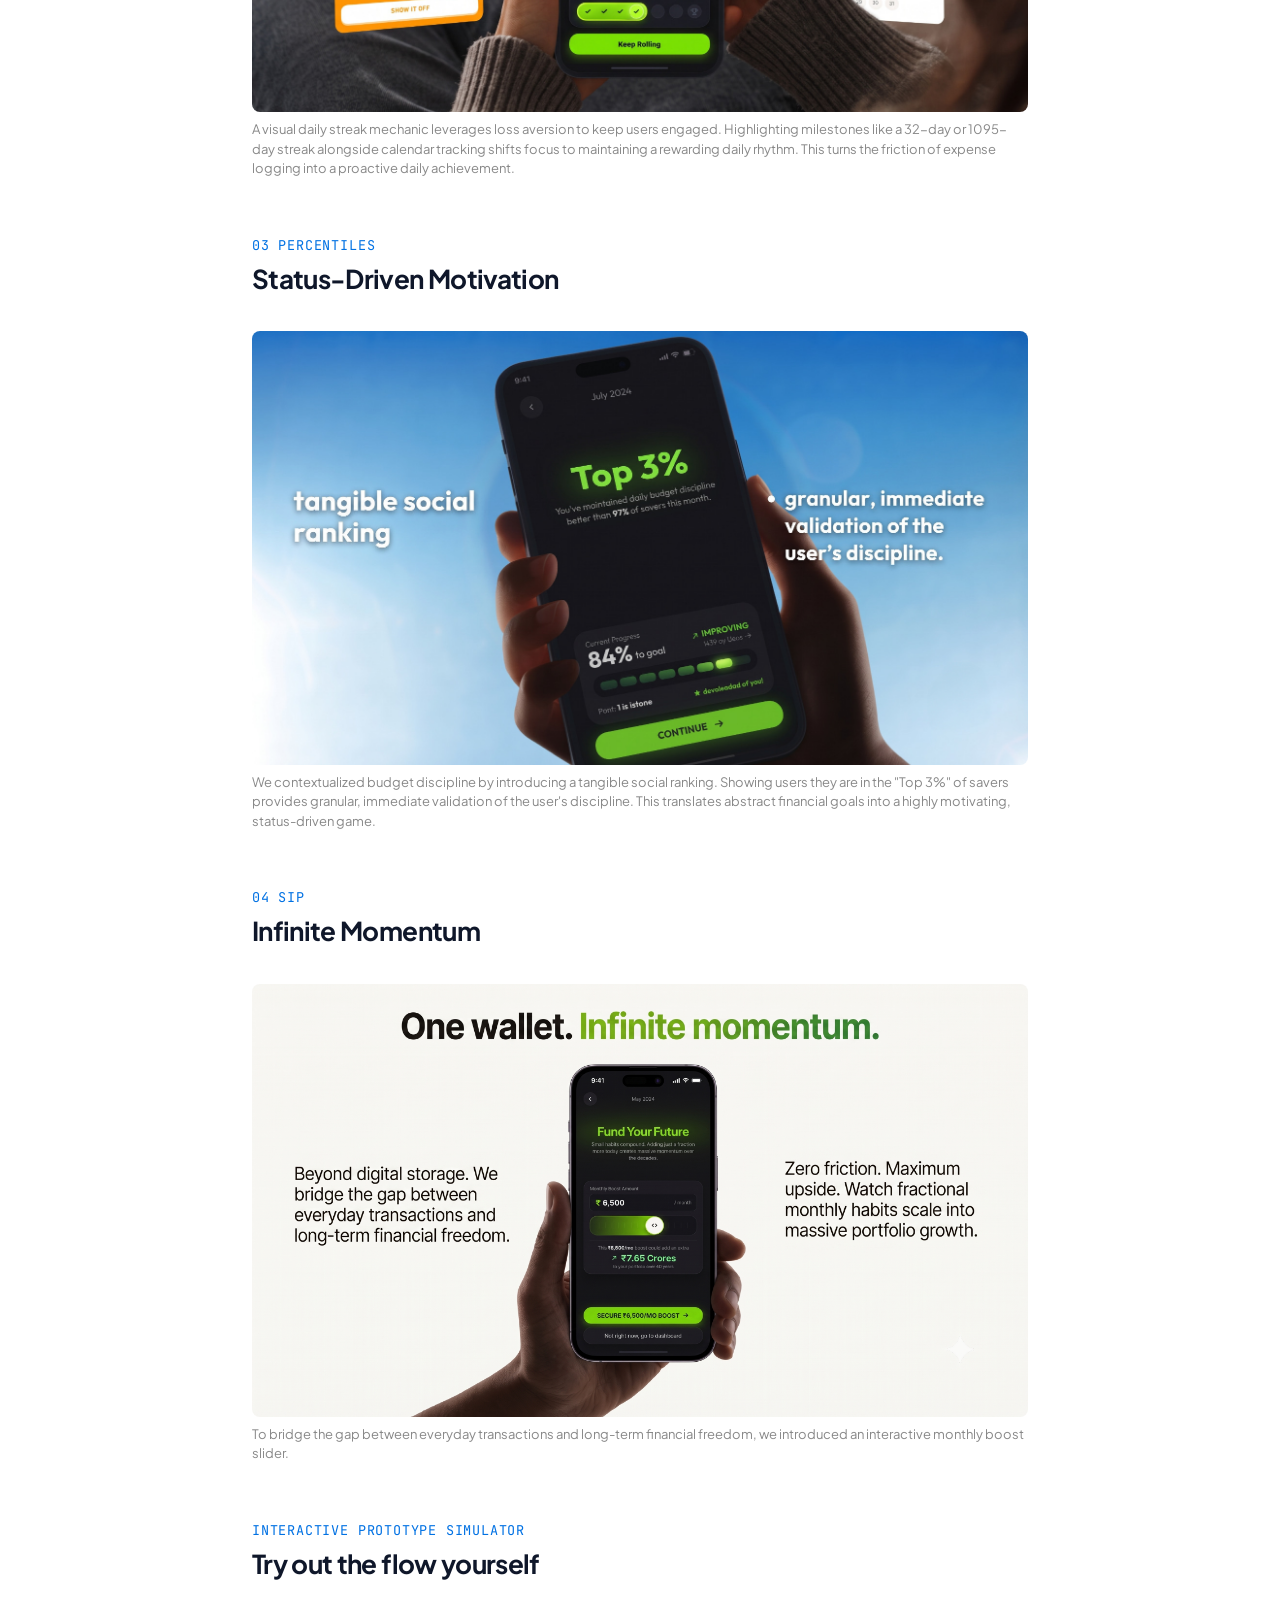
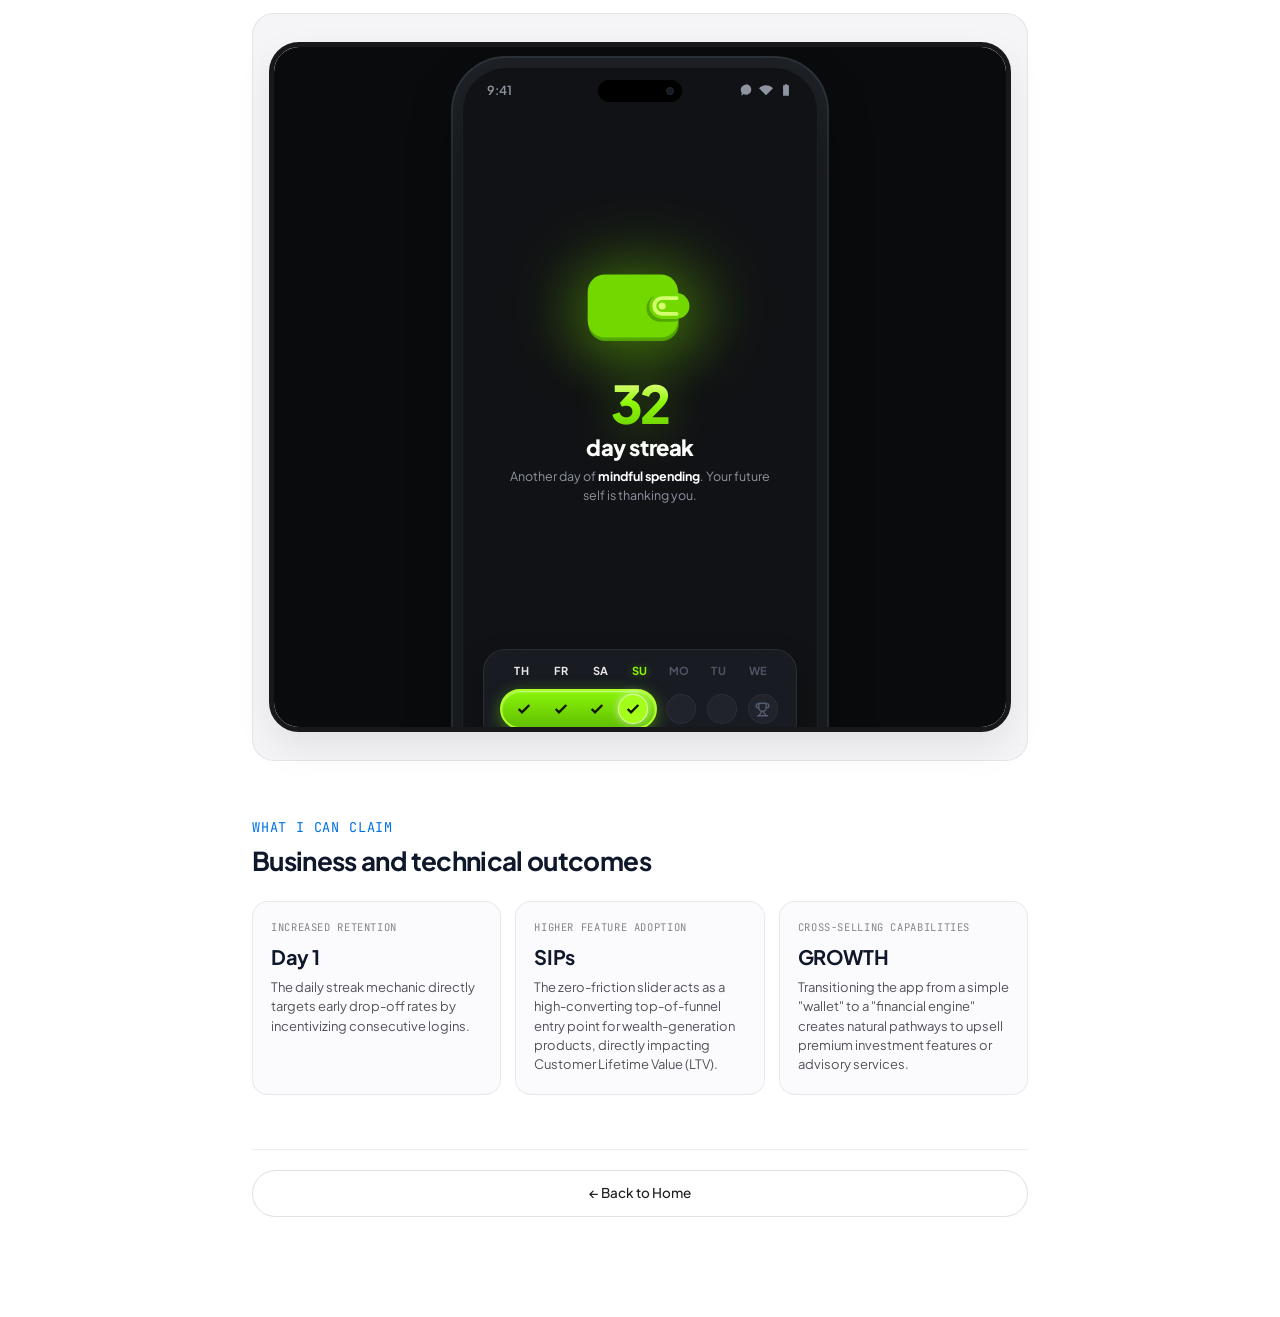
<file: streaks.html>
<!DOCTYPE html>
<html lang="en">
<head>
  <meta charset="UTF-8" />
  <meta name="viewport" content="width=device-width, initial-scale=1.0" />
  <title>Savings Streak</title>
  <link rel="preconnect" href="https://fonts.googleapis.com">
  <link rel="preconnect" href="https://fonts.gstatic.com" crossorigin>
  <link href="https://fonts.googleapis.com/css2?family=Plus+Jakarta+Sans:wght@400;500;600;700&family=JetBrains+Mono:wght@400;500&display=swap" rel="stylesheet">
  <link rel="stylesheet" href="style.css" />
</head>
<body>

  <!-- Floating Nav Pill -->
  <header class="nav-header">
    <nav class="nav-pill">
      <a href="index.html" class="nav-item">Home</a>
      <a href="index.html#experience" class="nav-item">About</a>
      <a href="blog.html" class="nav-item">Blog</a>
      <a href="assets/resume.pdf" target="_blank" rel="noopener" class="nav-item">Resume</a>
    </nav>
  </header>

  <div class="page-wrap">
    <article>
      
      <!-- Block 1: Header & Metadata -->
      <header class="cs-header">
        <span class="cs-eyebrow">CASE STUDY · SAVINGS STREAK</span>
        <h1 class="cs-title">Intercepting the Ostrich Effect</h1>
        <p class="cs-subtitle">Redesigning the pre-dashboard experience with behavioral psychology.</p>
        <div class="cs-meta-stack">
          <span>Design Leader</span>
          <span>Case Study, 2026</span>
        </div>
      </header>

      <!-- Block 2: Key Metrics Ribbon -->
      <section class="metric-ribbon">
        <div class="metric-cell">
          <div class="cell-caption">USER BEHAVIOUR</div>
          <div class="cell-stat danger">THE OSTRICH EFFECT</div>
          <div class="cell-desc">Users actively avoid their financial dashboards to escape the guilt and anxiety of overspending.</div>
        </div>
        <div class="metric-cell">
          <div class="cell-caption">HABIT BREAKING</div>
          <div class="cell-stat danger">HIGH FRICTION</div>
          <div class="cell-desc">:Traditional manual data entry feels like a reactive audit rather than a proactive achievement.</div>
        </div>
        <div class="metric-cell">
          <div class="cell-caption">CORE DRIVER</div>
          <div class="cell-stat">DELAYED GRATIFICATION</div>
          <div class="cell-desc">Abstract long-term financial stability loses out to the immediate dopamine hit of a daily purchase.</div>
        </div>
      </section>


      <section class="cs-chapter">
        <div class="chapter-badge">01 RESEARCH</div>
        <h2>The Behavioral Foundation</h2>
      </section>
      
      <div style="margin: 24px 0;">
        <img src="assets/moneyresearch.png" alt="Metrics Versions through the history" style="width:100%; height:auto; display:block; border-radius:8px;">
        <p style="font-size:13px; color:#888; margin-top:8px;">The core design strategy is grounded in established psychological and interactive frameworks. The methodology combines Nir Eyal's Hook Model for behavioral psychology, the BJ Fogg Behavior Model for interaction design, Yu-kai Chou's Octalysis for gamification, and James Clear's Atomic Habit loop.</p>
      </div>



      <section class="cs-chapter">
        <div class="chapter-badge">02 STREAKS</div>
        <h2>Building the Habit Loop</h2>
      </section>
      
      <div style="margin: 24px 0;">
        <img src="assets/moneystreak.jpeg" alt="Wrote Requirements for AI Reponses with AI/ML Teams" style="width:100%; height:auto; display:block; border-radius:8px;">
        <p style="font-size:13px; color:#888; margin-top:8px;">A visual daily streak mechanic leverages loss aversion to keep users engaged.   Highlighting milestones like a 32-day or 1095-day streak alongside calendar tracking shifts focus to maintaining a rewarding daily rhythm.   This turns the friction of expense logging into a proactive daily achievement.</p>
      </div>

      <section class="cs-chapter">
        <div class="chapter-badge">03 PERCENTILES</div>
        <h2>Status-Driven Motivation</h2>
      </section>

      <div style="margin: 24px 0;">
        <img src="assets/moneygoal.jpeg" alt="Outcome was great Reports" style="width:100%; height:auto; display:block; border-radius:8px;">
        <p style="font-size:13px; color:#888; margin-top:8px;">We contextualized budget discipline by introducing a tangible social ranking.   Showing users they are in the "Top 3%" of savers provides granular, immediate validation of the user's discipline.   This translates abstract financial goals into a highly motivating, status-driven game. </p>
      </div>

      
      <section class="cs-chapter">
        <div class="chapter-badge">04 SIP</div>
        <h2>Infinite Momentum</h2>
      </section>

      <div style="margin: 24px 0;">
        <img src="assets/moneysip.png" alt="New pricinng meant new tiers, features and gating, i managed that as well" style="width:100%; height:auto; display:block; border-radius:8px;">
        <p style="font-size:13px; color:#888; margin-top:8px;">To bridge the gap between everyday transactions and long-term financial freedom, we introduced an interactive monthly boost slider.</p>
      </div>

                  <!-- Block 10: Interactive Prototype Simulator Block -->
      <section class="cs-chapter">
        <div class="chapter-badge">INTERACTIVE PROTOTYPE SIMULATOR</div>
        <h2>Try out the flow yourself</h2>
        <div class="simulator-container">
          <div class="phone-mock-frame">
          <iframe 
              src="assets/standalone-demo.html" 
              title="Interactive Prototype Demo" 
              style="width: 100%; height: 680px; border: none; display: block;" 
              loading="lazy">
            </iframe>
          </div>
        </div>
      </section>


      <section class="cs-chapter">
        <div class="chapter-badge">WHAT I CAN CLAIM</div>
        <h2>Business and technical outcomes</h2>
        <div class="claims-grid">
          <div class="claim-item"><div class="claim-kicker">Increased Retention</div><div class="claim-stat">Day 1</div><div class="claim-desc">The daily streak mechanic directly targets early drop-off rates by incentivizing consecutive logins.</div></div>
          <div class="claim-item"><div class="claim-kicker">Higher Feature Adoption</div><div class="claim-stat">SIPs</div><div class="claim-desc">The zero-friction slider acts as a high-converting top-of-funnel entry point for wealth-generation products, directly impacting Customer Lifetime Value (LTV).</div></div>
          <div class="claim-item"><div class="claim-kicker">Cross-Selling Capabilities</div><div class="claim-stat">GROWTH</div><div class="claim-desc">Transitioning the app from a simple "wallet" to a "financial engine" creates natural pathways to upsell premium investment features or advisory services.</div></div>
        </div>
      </section>


      <footer style="margin-top:54px; padding-top:20px; border-top:1px solid var(--apple-card-border);">
        <a href="index.html" class="btn-pill btn-outline" style="width:100%; justify-content:center; padding:12px;">← Back to Home</a>
      </footer>

    </article>
  </div>

  <script src="main.js"></script>
</body>
</html>
</file>
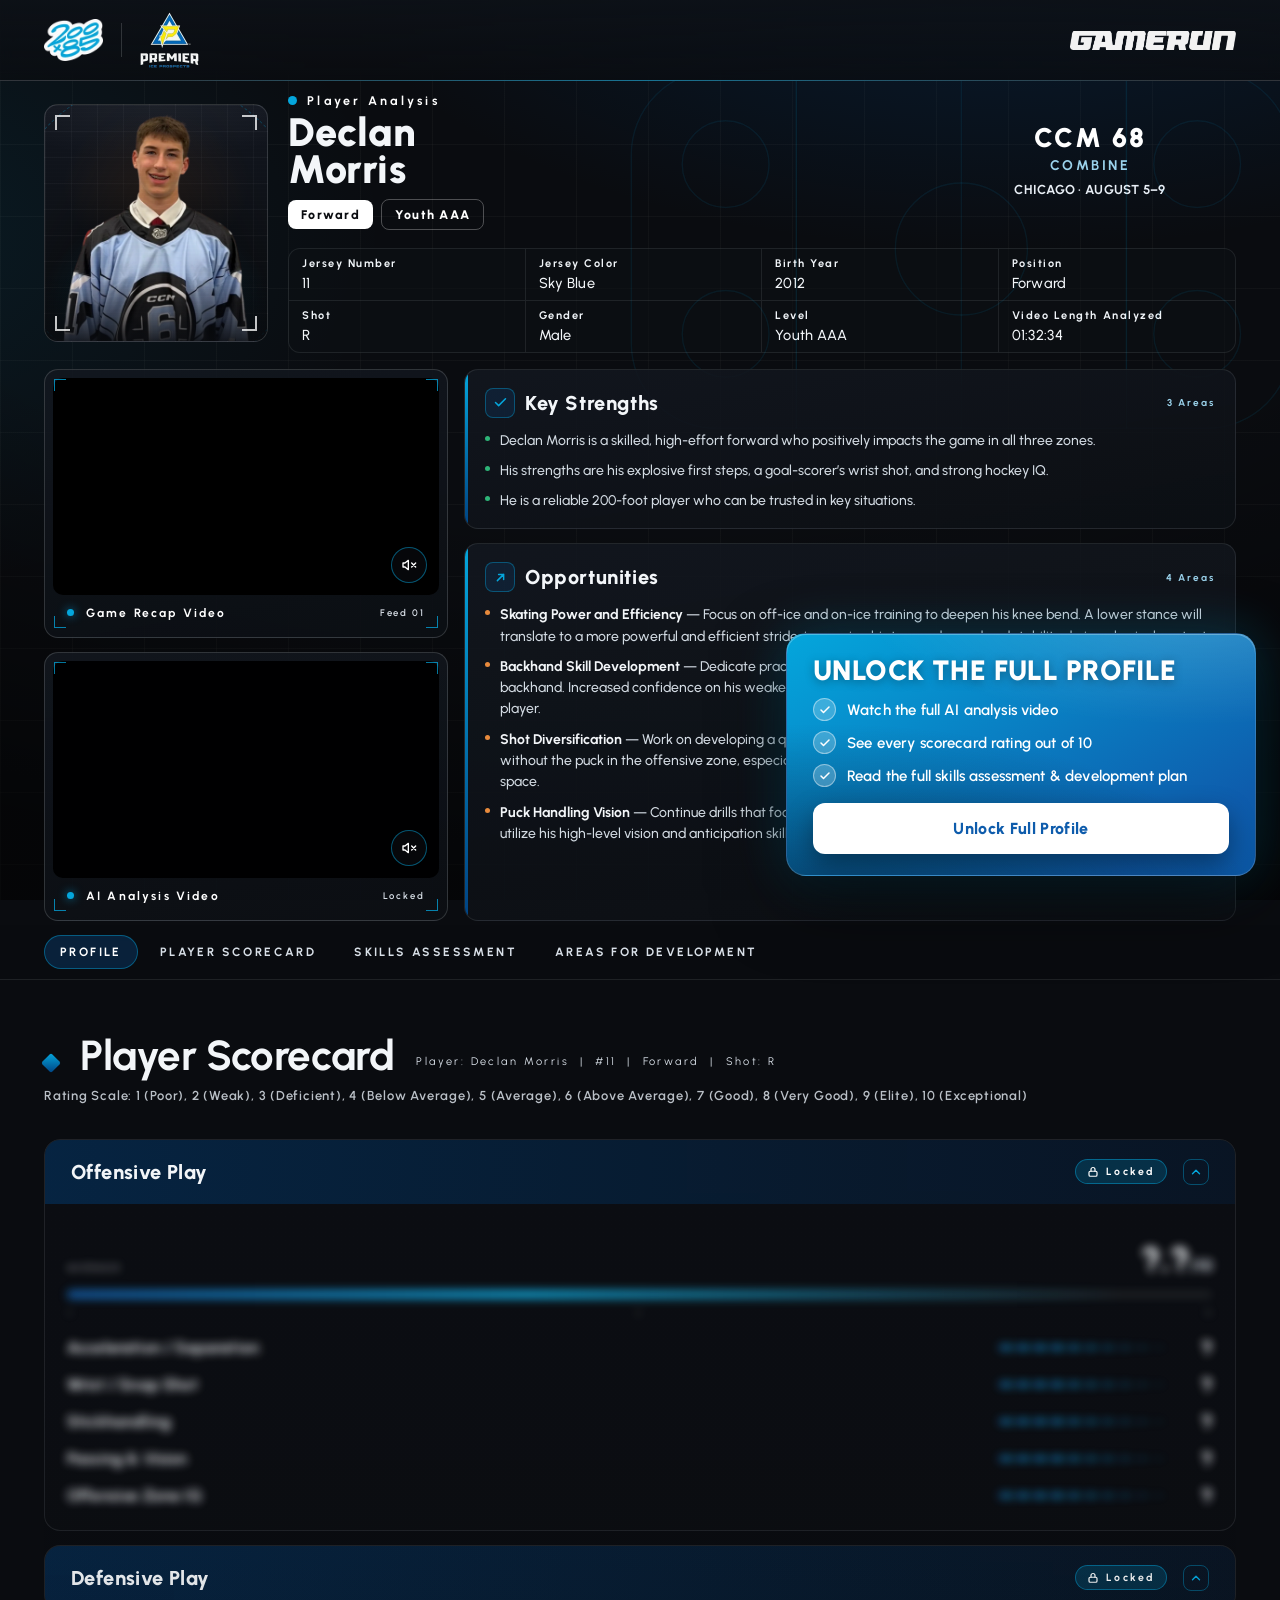
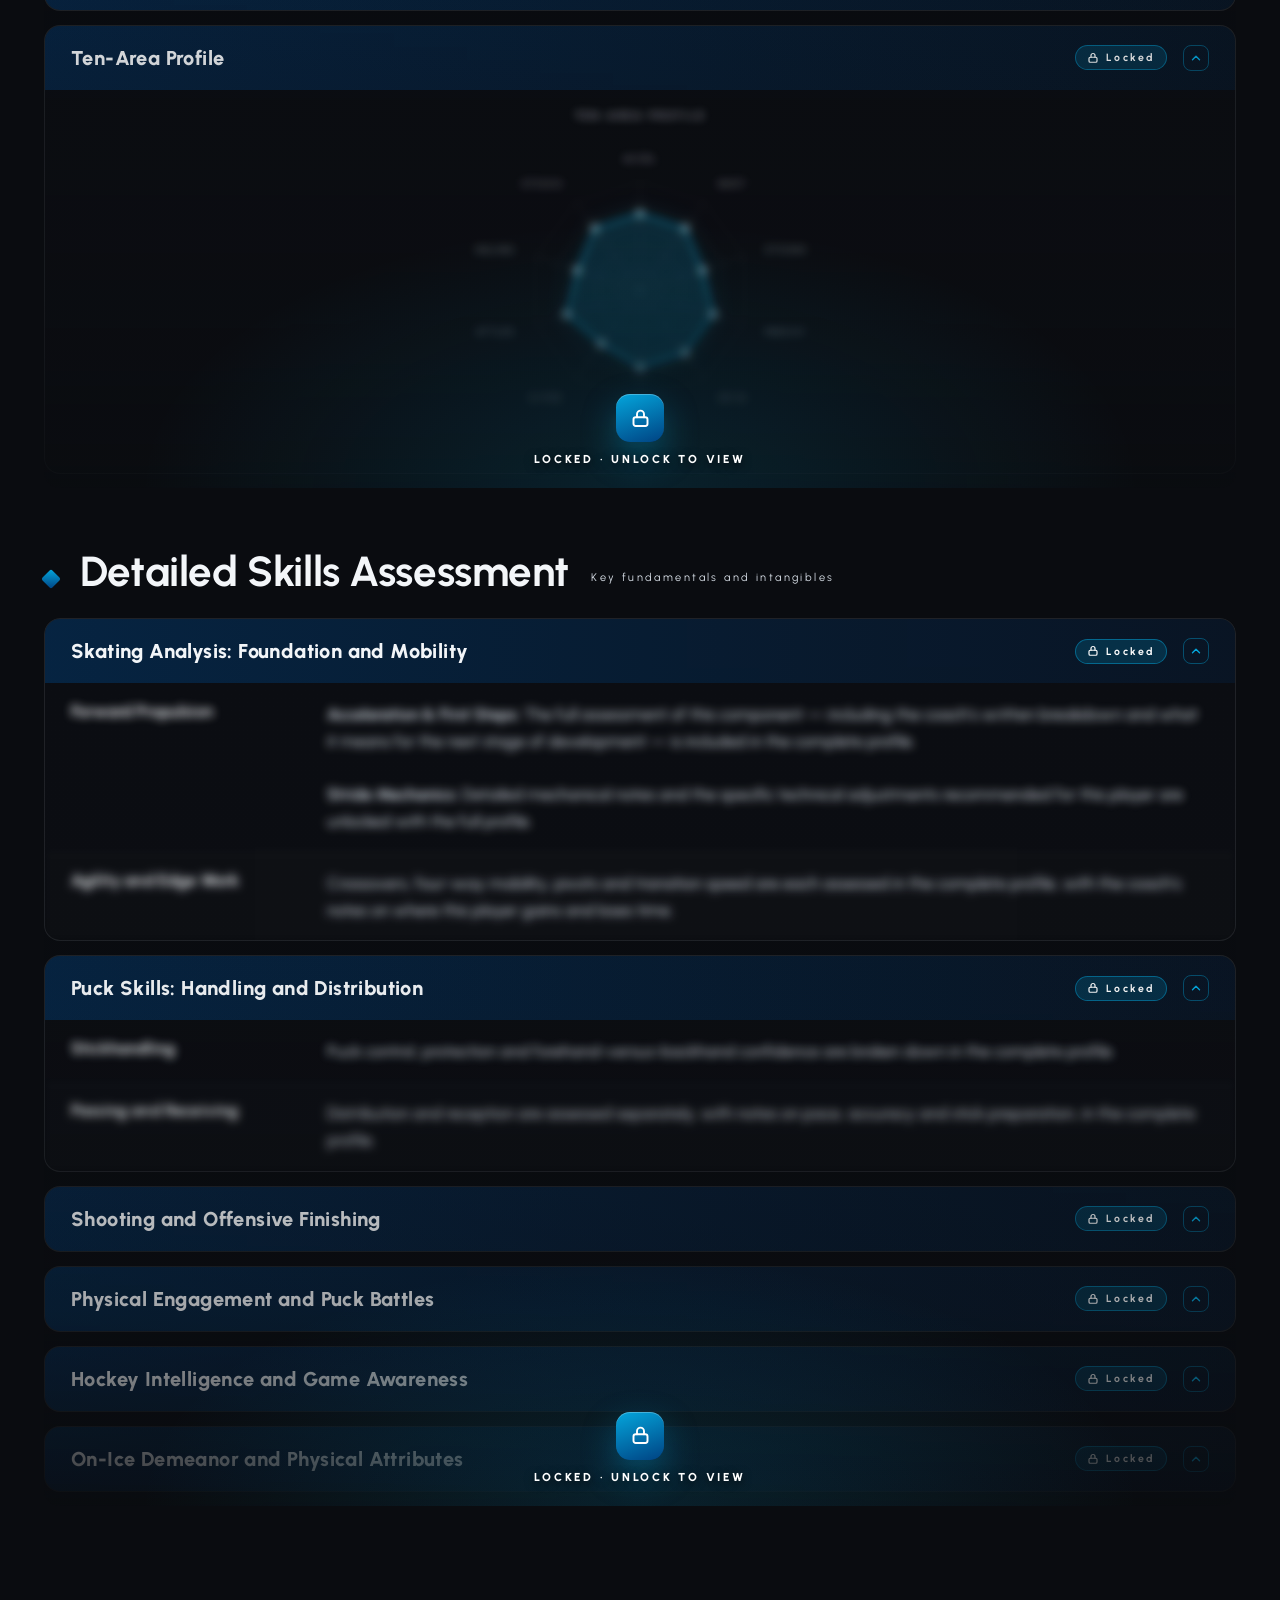
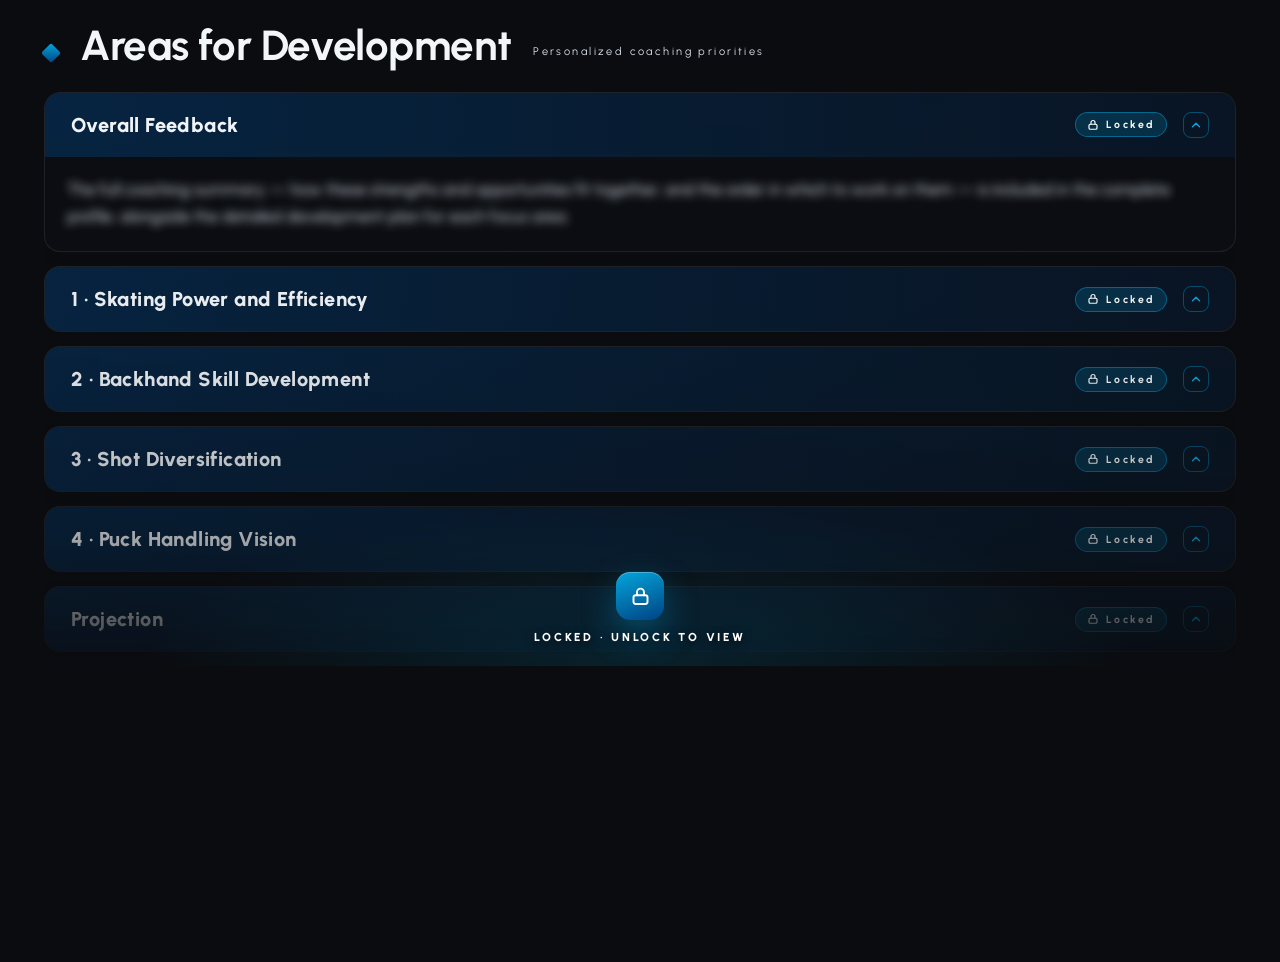
<file: assets/Declan_Morris_Teaser_v2.html>
<!DOCTYPE html>
<html lang="en">
<head>
<meta charset="UTF-8">
<meta name="viewport" content="width=device-width, initial-scale=1.0">
<title>Declan Morris — Player Analysis (Preview)</title>
<link rel="preconnect" href="https://fonts.googleapis.com">
<link rel="preconnect" href="https://fonts.gstatic.com" crossorigin>
<link rel="preconnect" href="https://player.vimeo.com">
<link href="https://fonts.googleapis.com/css2?family=Urbanist:wght@300;400;500;600;700;800;900&display=swap" rel="stylesheet">
<style>
:root{
  --cardinal:#004383;
  --hot:#0E5CAC;
  --flame:#04A6DC;
  --rose:#9BD3EC;
  --amber:#E88A3C;
  --grn:#2eb478;
  --ink:#0A0C10;
  --ink2:#13161C;
  --bone:#F3F6F9;
  --mute:#D9E0E8;
  --line:rgba(243,246,249,.09);
  --line2:rgba(243,246,249,.16);
  --mono:"Urbanist",sans-serif;
  --disp:"Urbanist",sans-serif;
  --body:"Urbanist",sans-serif;
  --cut:url("[data-uri]");
}
*{margin:0;padding:0;box-sizing:border-box}
html{scroll-behavior:smooth;overflow-x:hidden}
body{background:var(--ink);color:var(--bone);font-family:var(--body);-webkit-font-smoothing:antialiased;overflow-x:hidden}
img{display:block}
.wrap{max-width:1240px;margin:0 auto;padding:0 24px}

/* ---------- ambient background ---------- */
.bgfx{position:fixed;inset:0;z-index:-1;pointer-events:none;
  background:
    radial-gradient(1100px 520px at 78% -8%, rgba(0,67,131,.30), transparent 62%),
    radial-gradient(900px 600px at -12% 26%, rgba(4,166,220,.10), transparent 60%),
    linear-gradient(rgba(243,246,249,.03) 1px, transparent 1px),
    linear-gradient(90deg, rgba(243,246,249,.03) 1px, transparent 1px),
    var(--ink);
  background-size:auto,auto,72px 72px,72px 72px,auto}
.bgfx::after{content:"";position:absolute;inset:0;background:radial-gradient(120% 90% at 50% 8%, transparent 55%, rgba(0,0,0,.55))}

/* ---------- reveal system ---------- */
.rv{opacity:0;transform:translateY(12px);transition:opacity .45s cubic-bezier(.2,.7,.2,1),transform .45s cubic-bezier(.2,.7,.2,1)}
.in .rv{opacity:1;transform:none}
.d1{transition-delay:.05s}.d2{transition-delay:.1s}.d3{transition-delay:.16s}.d4{transition-delay:.22s}

/* ---------- hero ---------- */
.hero{position:relative;padding:20px 0 10px;overflow:hidden}
.rink{position:absolute;right:-40px;top:-30px;width:min(56vw,760px);opacity:.9;pointer-events:none}
.hero-top{display:grid;grid-template-columns:300px 1fr;gap:24px;align-items:stretch}
.photo{position:relative;min-height:320px;border-radius:18px;overflow:hidden;
  background:
    linear-gradient(rgba(243,246,249,.035) 1px,transparent 1px),
    linear-gradient(90deg,rgba(243,246,249,.035) 1px,transparent 1px),
    linear-gradient(180deg,#131720,#0E1116 60%,#0A0D11);
  background-size:26px 26px,26px 26px,auto;
  border:1px solid var(--line2)}
.photo::before{content:"";position:absolute;inset:0;
  background:radial-gradient(78% 62% at 50% 88%, rgba(4,166,220,.26), transparent 68%),
             radial-gradient(60% 44% at 50% 34%, rgba(232,138,60,.12), transparent 70%),
             radial-gradient(120% 40% at 50% 0%, rgba(243,246,249,.05), transparent 60%)}
.ph-ring{position:absolute;left:50%;bottom:-16%;width:135%;aspect-ratio:1;transform:translateX(-50%);border-radius:50%;
  border:1px dashed rgba(4,166,220,.30);animation:spin 70s linear infinite}
@keyframes spin{to{transform:translateX(-50%) rotate(360deg)}}
.ph-art{position:absolute;inset:0;background:var(--cut) no-repeat center bottom/auto 96%;
  filter:drop-shadow(0 24px 44px rgba(0,0,0,.6))}
.ph-fx{position:absolute;inset:0;pointer-events:none;
  background:repeating-linear-gradient(0deg,rgba(255,255,255,.04) 0 1px,transparent 1px 4px);mix-blend-mode:overlay;opacity:.5}
.photo .fade{position:absolute;left:0;right:0;bottom:0;height:26%;
  background:linear-gradient(180deg,transparent,rgba(10,12,16,.88));z-index:2}
.bk{position:absolute;width:20px;height:20px;z-index:3;opacity:.9;border:2px solid rgba(255,255,255,.85)}
.bk.tl{top:12px;left:12px;border-right:0;border-bottom:0}
.bk.tr{top:12px;right:12px;border-left:0;border-bottom:0}
.bk.bl{bottom:12px;left:12px;border-right:0;border-top:0}
.bk.br{bottom:12px;right:12px;border-left:0;border-top:0}

.id{display:flex;flex-direction:column;justify-content:center;gap:10px;min-width:0}
.id-head{display:grid;grid-template-columns:1fr minmax(300px,360px);gap:24px;align-items:center}
.eyebrow{font-family:var(--mono);font-size:16px;font-weight:700;letter-spacing:.3em;color:#fff;display:flex;align-items:center;gap:14px}
.ldot{width:9px;height:9px;border-radius:50%;background:var(--flame);box-shadow:0 0 0 0 rgba(4,166,220,.6);animation:pulse 2.2s infinite}
@keyframes pulse{0%{box-shadow:0 0 0 0 rgba(4,166,220,.55)}70%{box-shadow:0 0 0 12px rgba(4,166,220,0)}100%{box-shadow:0 0 0 0 rgba(4,166,220,0)}}
h1.name{font-family:var(--disp);font-weight:900;font-size:clamp(42px,4.5vw,64px);line-height:.94;letter-spacing:.015em;margin-top:8px}
h1.name span{display:block;white-space:nowrap}
.id-pills{position:relative;margin-top:14px;display:flex;flex-wrap:wrap;align-items:center;gap:10px}
.pill-solid{display:inline-flex;align-items:center;padding:9px 17px;border-radius:8px;background:#fff;color:#0A0C10;font-weight:800;font-size:14px;letter-spacing:.14em}
.pill-line{display:inline-flex;align-items:center;padding:9px 17px;border-radius:8px;border:1px solid rgba(255,255,255,.28);color:#fff;font-weight:800;font-size:14px;letter-spacing:.14em}
.pill-sub{display:block;width:100%;margin-top:4px;color:#E4EAF0;font-weight:700;font-size:15px;letter-spacing:.18em}

.event-card{display:flex;flex-direction:column;align-items:center;gap:8px;text-align:center;padding:8px 0}
.event-card .e-eyebrow{font-family:var(--disp);font-size:28px;font-weight:900;letter-spacing:.08em;color:#fff;line-height:1}
.event-card .e-title{font-family:var(--mono);font-size:15px;font-weight:700;letter-spacing:.18em;color:var(--rose);line-height:1.2}
.event-card .e-venue{font-family:var(--body);font-size:13.5px;font-weight:700;line-height:1.3;color:#e8eef5;letter-spacing:.02em}
.event-card .e-div{font-family:var(--mono);font-size:11px;font-weight:700;letter-spacing:.18em;color:#fff;background:rgba(4,166,220,.16);border:1px solid rgba(4,166,220,.36);padding:5px 10px;border-radius:999px;margin-top:2px}
.event-card .e-rid{font-family:var(--mono);font-size:10px;font-weight:600;letter-spacing:.08em;color:rgba(217,224,232,.65)}

.bio{list-style:none;display:grid;grid-template-columns:repeat(4,1fr);border:1px solid var(--line);border-radius:14px;overflow:hidden;background:rgba(13,16,21,.5);margin-top:16px}
.bio li{padding:12px 16px;border-right:1px solid var(--line);border-bottom:1px solid var(--line);transition:background .25s ease}
.bio li:nth-child(4n){border-right:none}
.bio li:nth-child(n+5){border-bottom:none}
.bio li:hover{background:rgba(4,166,220,.08)}
.bio b{display:block;font-family:var(--mono);font-weight:700;font-size:13.5px;letter-spacing:.18em;color:#F0F4F8;margin-bottom:6px}
.bio span{font-weight:500;font-size:17px;letter-spacing:.02em}

/* ---------- section nav ---------- */
.secnav{position:sticky;top:0;z-index:40;background:rgba(10,12,16,.86);backdrop-filter:blur(10px);border-bottom:1px solid var(--line)}
.secnav .wrap{display:flex;gap:6px;overflow-x:auto;padding-top:10px;padding-bottom:10px;scrollbar-width:none}
.secnav .wrap::-webkit-scrollbar{display:none}
.secnav a{flex:none;font-family:var(--mono);font-size:12px;font-weight:700;letter-spacing:.2em;text-transform:uppercase;text-decoration:none;
  color:var(--mute);padding:9px 15px;border-radius:999px;border:1px solid transparent;transition:color .25s,background .25s,border-color .25s}
.secnav a:hover{color:#fff}
.secnav a.on{color:#fff;background:rgba(14,92,172,.28);border-color:rgba(4,166,220,.45)}

/* ---------- sections ---------- */
.sec{padding:52px 0 8px}
.sec-head{display:flex;align-items:flex-end;gap:22px;margin-bottom:22px;flex-wrap:wrap}
.sec-head .tick{width:14px;height:14px;margin-bottom:10px;position:relative;flex:none}
.sec-head .tick::before{content:"";position:absolute;inset:0;background:linear-gradient(135deg,var(--flame),var(--cardinal));transform:rotate(45deg);border-radius:2px}
.sec-head h2{font-family:var(--disp);font-weight:700;font-size:clamp(28px,3.4vw,42px);line-height:1.15;letter-spacing:-0.01em}
.shd{font-family:var(--mono);font-size:11px;letter-spacing:.22em;color:var(--mute);margin-bottom:12px}
.sec.collapsible .sec-head{cursor:pointer;user-select:none}
.sec-chev{margin-left:auto;margin-bottom:8px;flex:none;width:30px;height:30px;border-radius:9px;border:1px solid rgba(4,166,220,.4);display:flex;align-items:center;justify-content:center;transition:transform .35s}
.sec-chev svg{width:15px;height:15px;stroke:var(--flame);fill:none;stroke-width:2.4;stroke-linecap:round;stroke-linejoin:round}
.sec.open .sec-chev{transform:rotate(180deg)}
.sec.collapsible .sec-body{max-height:0;overflow:hidden;transition:max-height .5s cubic-bezier(.25,.7,.25,1)}

/* ---------- dual videos ---------- */
.dualvid{padding:34px 0 8px}
.dual-grid{display:grid;grid-template-columns:1fr 1fr;gap:22px;align-items:stretch}
.vframe{position:relative;border-radius:18px;overflow:hidden;display:flex;flex-direction:column;
  border:1px solid var(--line2);background:linear-gradient(170deg,rgba(19,24,32,.85),rgba(12,15,20,.9));padding:9px}
.vframe .bk{width:14px;height:14px;opacity:.85;z-index:2;pointer-events:none;border-width:1.5px;border-color:rgba(4,166,220,.9)}
.vframe .bk.tl{top:9px;left:9px}.vframe .bk.tr{top:9px;right:9px}
.vframe .bk.bl{bottom:9px;left:9px}.vframe .bk.br{bottom:9px;right:9px}
.vshell{border-radius:10px;overflow:hidden;background:#000}
.vcap{margin-top:auto;display:flex;align-items:center;gap:12px;padding:15px 21px 12px;
  font-family:var(--mono);font-size:15px;font-weight:700;letter-spacing:.24em;color:#fff}
.vcap::before{content:"";width:8px;height:8px;border-radius:50%;flex:none;background:var(--flame);box-shadow:0 0 10px rgba(4,166,220,.8)}
.vfeed{margin-left:auto;font-size:10px;font-weight:600;letter-spacing:.2em;color:var(--mute)}

/* ---------- cards ---------- */
.sum-grid{display:grid;grid-template-columns:1fr 1fr;gap:22px}
.card{position:relative;border-radius:16px;padding:26px 26px 24px;background:linear-gradient(170deg,rgba(19,24,32,.85),rgba(12,15,20,.9));
  border:1px solid var(--line);overflow:hidden;transition:transform .4s cubic-bezier(.2,.7,.2,1),border-color .4s}
.card:hover{transform:translateY(-4px);border-color:rgba(4,166,220,.35)}
.card::before{content:"";position:absolute;left:0;top:0;bottom:0;width:3px;background:linear-gradient(180deg,var(--flame),var(--cardinal))}
.card .c-top{display:flex;align-items:center;gap:12px;margin-bottom:18px}
.c-ico{width:34px;height:34px;border-radius:9px;flex:none;display:flex;align-items:center;justify-content:center;
  background:rgba(14,92,172,.16);border:1px solid rgba(4,166,220,.4)}
.c-ico svg{width:16px;height:16px;stroke:var(--flame);fill:none;stroke-width:2.4;stroke-linecap:round;stroke-linejoin:round}
.card h3{font-family:var(--disp);font-weight:800;font-size:24px;letter-spacing:.03em}
.card p{font-size:17px;font-weight:500;line-height:1.65;color:#D3DBE3;margin-bottom:14px}
.card p:last-child{margin-bottom:0}
.card p b{color:var(--bone);font-weight:700}
.dotlist{margin:0;padding:0;list-style:none;display:flex;flex-direction:column;gap:10px}
.dotlist li{display:flex;gap:10px;align-items:flex-start;font-size:17px;font-weight:500;line-height:1.6;color:#D3DBE3}
.dotlist li b{color:var(--bone);font-weight:700}
.dotlist .dot{flex:0 0 auto;margin-top:8px;width:6px;height:6px;border-radius:50%}

/* ---------- scorecard ---------- */
.scale-note{font-family:var(--mono);font-size:13px;font-weight:600;letter-spacing:.06em;line-height:1.9;color:rgba(217,224,232,.85);margin:-18px 0 30px}
.scgrid{display:grid;grid-template-columns:1fr 336px;gap:22px;align-items:stretch;margin-bottom:64px}
.sccol{display:flex;flex-direction:column;gap:20px}
.score-card{position:relative;border-radius:16px;padding:26px 30px;overflow:hidden;
  background:linear-gradient(120deg,rgba(0,67,131,.16),rgba(16,20,26,.7) 45%);
  border:1px solid rgba(4,166,220,.22);
  display:grid;grid-template-columns:236px 1fr;gap:34px;align-items:center}
.score-card h3{font-family:var(--disp);font-weight:800;font-size:28px;letter-spacing:.03em;margin-bottom:6px}
.sc-sub{font-family:var(--mono);font-size:14px;font-weight:600;letter-spacing:.1em;color:#DDE4EB}
.avg-line{display:flex;justify-content:space-between;align-items:baseline;margin:16px 0 10px}
.avg-line span{font-family:var(--mono);font-size:9.5px;letter-spacing:.24em;color:var(--mute)}
.avg-line b{font-family:var(--disp);font-size:34px;font-weight:900}
.avg-line b small{font-size:16px;color:var(--mute)}
.track{position:relative;height:9px;border-radius:6px;background:rgba(243,246,249,.08)}
.track i{position:absolute;left:0;top:0;bottom:0;width:0;border-radius:6px;
  background:linear-gradient(90deg,var(--hot),var(--flame));box-shadow:0 0 12px rgba(4,166,220,.5);
  transition:width .8s cubic-bezier(.3,.7,.25,1) .2s}
.in .track i{width:var(--w)}
.track-scale{display:flex;justify-content:space-between;margin-top:8px;font-family:var(--mono);font-size:9px;letter-spacing:.1em;color:rgba(150,160,172,.6)}
.m-rows{display:flex;flex-direction:column;gap:13px}
.m-row{display:grid;grid-template-columns:1fr auto 34px;align-items:center;gap:14px}
.m-row .lbl{font-weight:700;font-size:16px;letter-spacing:.01em;display:flex;align-items:center;gap:9px;flex-wrap:wrap}
.flag{font-family:var(--mono);font-size:8.5px;font-weight:600;letter-spacing:.16em;color:#fff;background:var(--hot);
  padding:3px 7px;border-radius:4px;box-shadow:0 0 10px rgba(14,92,172,.5)}
.notches{display:flex;gap:4px}
.notch{width:13px;height:5px;border-radius:2px;background:rgba(243,246,249,.1);transition:background .5s ease var(--dl,0s)}
.in .notch.f{background:linear-gradient(90deg,var(--hot),var(--flame))}
.in .m-row.focus .notch.f{background:var(--flame);box-shadow:0 0 7px rgba(4,166,220,.6)}
.m-row .num{font-family:var(--disp);font-weight:900;font-size:20px;text-align:right}
.radar-card{position:relative;border-radius:16px;border:1px solid var(--line);overflow:hidden;
  background:linear-gradient(170deg,rgba(19,24,32,.85),rgba(12,15,20,.9));
  display:flex;flex-direction:column;align-items:center;justify-content:center;padding:24px 12px}
.radar-card::before{content:"";position:absolute;left:0;top:0;bottom:0;width:3px;background:linear-gradient(180deg,var(--flame),var(--cardinal))}
.radar-title{font-family:var(--mono);font-size:10px;font-weight:600;letter-spacing:.28em;color:var(--mute);margin-bottom:8px}
#radar{width:100%;max-width:330px}
#radar .ring{fill:none;stroke:rgba(243,246,249,.08)}
#radar .axis{stroke:rgba(243,246,249,.10)}
#radar .lbl{font-family:var(--mono);font-size:8.6px;letter-spacing:.1em;fill:var(--mute)}
#radar .poly{fill:rgba(4,166,220,.22);stroke:var(--flame);stroke-width:2;stroke-linejoin:round;
  filter:drop-shadow(0 0 10px rgba(4,166,220,.35));
  transform-origin:150px 146px;transform:scale(0);transition:transform .7s cubic-bezier(.2,.8,.25,1) .25s}
.in #radar .poly{transform:scale(1)}
#radar .pt{fill:var(--flame);stroke:#fff;stroke-width:1.4;opacity:0;transition:opacity .35s ease .75s}
.in #radar .pt{opacity:1}

/* ---------- assessment accordion ---------- */
.eval-gap{margin-bottom:56px}
.tblacc{border:1px solid var(--line);border-radius:16px;overflow:hidden;background:rgba(13,16,21,.55);margin-bottom:14px}
.ta-head{width:100%;display:flex;align-items:center;gap:16px;padding:19px 26px;cursor:pointer;text-align:left;
  background:linear-gradient(90deg,rgba(0,67,131,.42),rgba(3,42,82,.28));border:0;color:var(--bone);transition:background .3s}
.ta-head:hover{background:linear-gradient(90deg,rgba(0,67,131,.58),rgba(3,42,82,.38))}
.ta-head h4{font-family:var(--disp);font-weight:800;font-size:20px;letter-spacing:.02em}
.ta-n{margin-left:auto;font-family:var(--mono);font-size:11px;font-weight:600;letter-spacing:.22em;color:var(--rose)}
.ta-chev{flex:none;width:26px;height:26px;border-radius:8px;border:1px solid rgba(4,166,220,.4);display:flex;align-items:center;justify-content:center;transition:transform .35s}
.ta-chev svg{width:14px;height:14px;stroke:var(--flame);fill:none;stroke-width:2.4;stroke-linecap:round;stroke-linejoin:round}
.tblacc.open .ta-chev{transform:rotate(180deg)}
.ta-body{max-height:0;overflow:hidden;transition:max-height .5s cubic-bezier(.25,.7,.25,1)}
.ta-pad{padding:18px 22px 22px;border-top:1px solid var(--line)}
.t-row{display:grid;grid-template-columns:236px 1fr;padding:17px 26px;gap:20px;align-items:start;border-top:1px solid var(--line);transition:background .3s}
.t-row:hover{background:rgba(4,166,220,.06)}
.t-row:nth-child(even){background:rgba(243,246,249,.016)}
.t-row:nth-child(even):hover{background:rgba(4,166,220,.06)}
.comp{font-weight:700;font-size:16.5px;letter-spacing:.01em}
.note{font-size:16.5px;font-weight:500;line-height:1.62;color:#D3DBE3}
.t-prose{padding:20px 26px 22px;border-top:1px solid var(--line);font-size:16.5px;font-weight:500;line-height:1.7;color:#D3DBE3}

/* ---------- development ---------- */
.drill-grid{display:grid;grid-template-columns:repeat(3,1fr);gap:22px;margin-bottom:22px}
.drill{position:relative;border-radius:16px;padding:26px;border:1px solid var(--line);overflow:hidden;
  background:linear-gradient(170deg,rgba(19,24,32,.85),rgba(12,15,20,.9));
  transition:transform .4s cubic-bezier(.2,.7,.2,1),border-color .4s,box-shadow .4s;
  display:flex;flex-direction:column}
.drill::before{content:"";position:absolute;left:0;right:0;top:0;height:3px;background:linear-gradient(90deg,var(--flame),var(--cardinal))}
.drill:hover{transform:translateY(-5px);border-color:rgba(4,166,220,.4);box-shadow:0 18px 44px rgba(0,0,0,.45)}
.d-top{display:flex;align-items:center;gap:14px;margin-bottom:20px}
.d-num{width:34px;height:34px;flex:none;border-radius:9px;display:flex;align-items:center;justify-content:center;
  background:linear-gradient(160deg,var(--flame),var(--cardinal));
  font-family:var(--disp);font-weight:900;font-size:19px;color:#fff;box-shadow:0 6px 16px rgba(14,92,172,.4)}
.drill h3{font-family:var(--disp);font-weight:800;font-size:22px;letter-spacing:.02em;line-height:1.1}
.d-lab{font-family:var(--mono);font-size:11px;font-weight:600;letter-spacing:.26em;color:var(--mute);margin-bottom:9px}
.d-focus{display:inline-block;font-family:var(--mono);font-size:12px;font-weight:600;letter-spacing:.06em;color:var(--rose);
  border:1px solid rgba(155,211,236,.42);border-radius:8px;padding:8px 12px;margin-bottom:20px;background:rgba(0,67,131,.10);align-self:flex-start}
.drill p{font-size:16.5px;font-weight:500;line-height:1.68;color:#D3DBE3}

/* ---------- responsive ---------- */
@media (max-width:1020px){
  .id-head{grid-template-columns:1fr}
  .scgrid{grid-template-columns:1fr}
  .radar-card{padding:28px 12px}
  .drill-grid{grid-template-columns:1fr}
  .sum-grid{grid-template-columns:1fr}
}
@media (max-width:900px){
  .hero-top{grid-template-columns:1fr}
  .photo{min-height:300px}
  .ph-art{background-size:auto 100%}
  .photo .fade{height:44%;background:linear-gradient(180deg,transparent,rgba(10,12,16,.96))}
  .id{margin-top:-48px;position:relative;z-index:3;text-align:center}
  .eyebrow{justify-content:center;font-size:14px}
  h1.name{text-shadow:0 4px 24px rgba(0,0,0,.75)}
  .id-pills{justify-content:center}
  .event-card{width:100%;border:1px solid var(--line2);background:rgba(13,16,21,.72);border-radius:16px;padding:18px 16px;margin-top:6px}
  .dual-grid{grid-template-columns:1fr}
  .score-card{grid-template-columns:1fr;gap:20px}
  .bio{grid-template-columns:repeat(2,1fr)}
  .bio li{border-right:1px solid var(--line)!important}
  .bio li:nth-child(2n){border-right:none!important}
  .bio li:nth-child(n+5){border-bottom:1px solid var(--line)}
  .bio li:nth-child(n+7){border-bottom:none}
  .t-row{grid-template-columns:1fr;gap:6px;padding:15px 20px}
  .sec{padding:38px 0 6px}
}
@media (max-width:560px){
  .wrap{padding:0 18px}
  .sec{padding:32px 0 6px}
  .sec-head{gap:14px;margin-bottom:16px}
  .shd{margin-bottom:8px}
  .scale-note{margin:-8px 0 24px}
  .eyebrow{font-size:14px;letter-spacing:.22em}
  h1.name{font-size:clamp(42px,12vw,56px)}
  .event-card .e-rid{letter-spacing:.03em;word-break:break-all}
  .secnav a{font-size:11px;padding:9px 13px;letter-spacing:.16em}
  .vcap{font-size:13px;letter-spacing:.18em;padding:13px 14px 10px}
  .score-card{padding:20px 18px;gap:18px}
  .score-card h3{font-size:24px}
  .m-row{grid-template-columns:1fr auto;row-gap:7px}
  .m-row .lbl{grid-column:1/-1;font-size:15.5px}
  .m-row .num{font-size:17px}
  .notch{width:11px}
  .ta-head{padding:16px 18px;gap:12px}
  .ta-head h4{font-size:18.5px}
  .ta-n{display:none}
  .t-row{padding:14px 18px}
  .t-prose{padding:16px 18px 18px}
  .ta-pad{padding:14px 14px 16px}
  .card{padding:20px 18px}
  .drill{padding:20px 18px}
  .bio b{font-size:12.5px;letter-spacing:.14em}
  .bio li{padding:11px 12px}
}
/* ---------- brand header ---------- */
.topbar{position:relative;z-index:6;background:linear-gradient(180deg,rgba(13,17,23,.94),rgba(10,12,16,.72));
  backdrop-filter:blur(8px);border-bottom:1px solid var(--line2)}
.topbar::after{content:"";position:absolute;left:0;right:0;bottom:-1px;height:1px;
  background:linear-gradient(90deg,transparent 8%,rgba(4,166,220,.55),transparent 92%)}
.topbar .wrap{display:flex;align-items:center;justify-content:space-between;gap:20px;padding-top:12px;padding-bottom:12px}
.tb-l{display:flex;align-items:center;gap:18px;min-width:0}
.tb-l img{height:42px;width:auto;flex:none}
.tb-l img.lg-pre{height:56px}
.tb-r{height:19px;width:auto;flex:none;opacity:.95}
.tb-div{width:1px;height:34px;flex:none;background:var(--line2)}
@media (max-width:560px){
  .topbar .wrap{gap:12px;padding-top:9px;padding-bottom:9px}
  .tb-l{gap:12px}
  .tb-l img{height:30px}
  .tb-l img.lg-pre{height:40px}
  .tb-r{height:16px}
  .tb-div{height:24px}
}

/* ================= TEASER · gated preview ================= */

/* room for the fixed unlock card */
body{padding-bottom:296px}

/* ---- compact hero: strengths + opportunities read without scrolling ---- */
.hero{padding:12px 0 4px}
.hero-top{grid-template-columns:224px 1fr;gap:20px;align-items:center}
.photo{min-height:238px;border-radius:14px}
.photo .bk{width:15px;height:15px}
.photo .bk.tl{top:10px;left:10px}.photo .bk.tr{top:10px;right:10px}
.photo .bk.bl{bottom:10px;left:10px}.photo .bk.br{bottom:10px;right:10px}
.id{gap:6px}
.id-head{grid-template-columns:1fr minmax(248px,292px);gap:20px}
.eyebrow{font-size:12.5px;letter-spacing:.26em;gap:10px}
h1.name{font-size:clamp(32px,3.1vw,46px);margin-top:6px}
.id-pills{margin-top:10px;gap:8px}
.pill-solid,.pill-line{padding:7px 13px;font-size:12.5px;letter-spacing:.1em}
.event-card{gap:7px;padding:2px 0}
.event-card .e-eyebrow{font-size:27px}
.event-card .e-title{font-size:14px}
.event-card .e-venue{font-size:13px}
.bio{margin-top:12px;border-radius:12px}
.bio li{padding:8px 13px}
.bio b{font-size:11px;letter-spacing:.14em;margin-bottom:3px}
.bio span{font-size:14.5px}

/* ---- hero zone: videos left, snapshot cards right ---- */
.zone{display:grid;grid-template-columns:404px minmax(0,1fr);gap:16px;margin-top:16px}
.zone-videos{display:grid;grid-template-rows:1fr 1fr;gap:14px;min-width:0}
.zone-cards{display:grid;grid-template-rows:auto 1fr;gap:14px;min-width:0}
.zone .vframe{padding:8px;border-radius:14px}
.zone .vframe .bk{width:12px;height:12px}
.zone .vcap{font-size:12px;letter-spacing:.18em;padding:11px 14px 9px}
.zone .vcap::before{width:7px;height:7px}
.zone .vfeed{font-size:9.5px}
.zone .card{padding:18px 20px 17px;border-radius:14px}
.zone .card .c-top{margin-bottom:12px;gap:10px}
.zone .card h3{font-size:20px}
.zone .card .c-ico{width:30px;height:30px;border-radius:8px}
.zone .card .c-ico svg{width:15px;height:15px}
.zone .dotlist{gap:9px}
.zone .dotlist li{font-size:14px;line-height:1.52}
.zone .dotlist .dot{margin-top:6px;width:5px;height:5px}
.c-count{margin-left:auto;font-family:var(--mono);font-size:10px;font-weight:700;letter-spacing:.2em;color:var(--rose)}

/* ---- locked blocks: headlines stay crisp, previews blur lightly ---- */
.locked{position:relative;border-radius:16px;overflow:hidden}
.locked-inner .ta-body{filter:blur(5px) saturate(.9);opacity:.96;pointer-events:none;user-select:none;-webkit-user-select:none}
.locked-inner .tblacc{pointer-events:none}
.locked-inner .ta-head{cursor:default}
.locked-veil{position:absolute;inset:0;z-index:3;pointer-events:none;
  background:
    radial-gradient(60% 40% at 50% 100%, rgba(4,166,220,.14), transparent 70%),
    linear-gradient(180deg,rgba(10,12,16,0) 0%,rgba(10,12,16,.05) 44%,rgba(10,12,16,.34) 78%,rgba(10,12,16,.84) 100%)}
.locked-mark{position:absolute;inset:0;z-index:4;display:flex;flex-direction:column;align-items:center;justify-content:flex-end;
  gap:10px;padding-bottom:22px;width:100%;background:none;border:0;cursor:pointer;font:inherit}
.lm-ico{width:48px;height:48px;border-radius:14px;display:flex;align-items:center;justify-content:center;
  background:linear-gradient(160deg,var(--flame),var(--cardinal));
  box-shadow:0 14px 34px rgba(4,166,220,.34), inset 0 1px 0 rgba(255,255,255,.26);
  transition:transform .3s cubic-bezier(.2,.7,.2,1)}
.locked-mark:hover .lm-ico{transform:translateY(-3px) scale(1.06)}
.lm-ico svg{width:21px;height:21px;stroke:#fff;fill:none;stroke-width:2.2;stroke-linecap:round;stroke-linejoin:round}
.lm-t{font-family:var(--mono);font-size:11.5px;font-weight:800;letter-spacing:.24em;color:#fff;text-transform:uppercase;
  text-shadow:0 2px 10px rgba(0,0,0,.75)}
.ta-lock{margin-left:auto;display:inline-flex;align-items:center;gap:7px;flex:none;
  font-family:var(--mono);font-size:10.5px;font-weight:700;letter-spacing:.2em;color:#fff;
  background:rgba(4,166,220,.18);border:1px solid rgba(4,166,220,.48);padding:5px 11px;border-radius:999px}
.ta-lock svg{width:12px;height:12px;stroke:#fff;fill:none;stroke-width:2.4;stroke-linecap:round;stroke-linejoin:round}

/* ---- gated videos: both feeds autoplay behind a click-to-unlock overlay ---- */
.zone .vshell{position:relative}
.vlock{position:absolute;inset:0;z-index:5;display:flex;align-items:center;justify-content:center;
  background:rgba(10,12,16,.08);border:0;cursor:pointer;padding:0;transition:background .3s}
.vlock:hover{background:rgba(10,12,16,.3)}
.vlock.bare{background:transparent}
.vlock.bare:hover{background:rgba(10,12,16,.18)}
.vsnd{position:absolute;right:12px;bottom:12px;z-index:6;width:36px;height:36px;border-radius:50%;
  display:flex;align-items:center;justify-content:center;cursor:pointer;padding:0;
  background:rgba(10,12,16,.66);border:1px solid rgba(4,166,220,.5);backdrop-filter:blur(6px);
  transition:background .25s,transform .25s,border-color .25s,box-shadow .25s}
.vsnd:hover{background:rgba(10,12,16,.88);transform:scale(1.07)}
.vsnd.on{border-color:rgba(4,166,220,.95);box-shadow:0 0 14px rgba(4,166,220,.45)}
.vsnd svg{width:16px;height:16px;stroke:#fff;fill:none;stroke-width:2;stroke-linecap:round;stroke-linejoin:round}
.vsnd .ic-on{display:none}
.vsnd.on .ic-on{display:block}
.vsnd.on .ic-off{display:none}
.vsnd:focus-visible{outline:2px solid var(--flame);outline-offset:2px}
.vl-chip{display:flex;align-items:center;gap:8px;padding:10px 16px;border-radius:999px;
  font-family:var(--mono);font-size:11px;font-weight:800;letter-spacing:.2em;text-transform:uppercase;color:#fff;
  background:rgba(10,12,16,.72);border:1px solid rgba(4,166,220,.55);backdrop-filter:blur(6px);
  opacity:0;transform:translateY(6px);transition:opacity .3s,transform .3s}
.vlock:hover .vl-chip{opacity:1;transform:none}
@media(hover:none){.vl-chip{opacity:.95;transform:none;background:rgba(10,12,16,.55)}}
.vl-chip svg{width:13px;height:13px;stroke:#fff;fill:none;stroke-width:2.4;stroke-linecap:round;stroke-linejoin:round}
[data-unlock]:focus-visible{outline:2px solid var(--flame);outline-offset:3px}

/* ---- teaser scorecard preview: dots fade identically on every row ---- */
.locked-inner .notch.f{background:linear-gradient(90deg,var(--hot),var(--flame))}
.locked-inner .notch.f:nth-child(5){opacity:.8}
.locked-inner .notch.f:nth-child(6){opacity:.62}
.locked-inner .notch.f:nth-child(7){opacity:.46}
.locked-inner .notch.f:nth-child(8){opacity:.32}
.locked-inner .notch.f:nth-child(9){opacity:.2}
.locked-inner .notch.f:nth-child(10){opacity:.1}
.locked-inner .track i{width:100%!important;box-shadow:none;
  background:linear-gradient(90deg,var(--hot),var(--flame) 40%,rgba(4,166,220,0) 92%)}

/* ---- fixed unlock card ---- */
.pay{position:fixed;z-index:70;left:50%;transform:translateX(-50%);bottom:20px;overflow:hidden;
  width:min(470px,calc(100vw - 24px));border-radius:20px;padding:22px 26px 21px;
  border:1px solid rgba(255,255,255,.16);
  background:
    radial-gradient(130% 90% at 88% -12%, rgba(255,255,255,.18), transparent 55%),
    radial-gradient(150% 130% at 8% 118%, rgba(2,18,38,.6), transparent 62%),
    linear-gradient(150deg,#04A6DC 0%,#0E5CAC 44%,#004383 78%,#022B52 100%);
  background-size:100% 100%,100% 100%,190% 190%;
  box-shadow:0 24px 70px rgba(0,0,0,.6), 0 0 52px rgba(4,166,220,.3), inset 0 1px 0 rgba(255,255,255,.28);
  animation:payIn .7s cubic-bezier(.2,.8,.25,1) both,
            payShift 9s ease-in-out 1.2s infinite alternate,
            payGlow 4.6s ease-in-out 1.2s infinite}
.pay::after{content:"";position:absolute;top:-20%;bottom:-20%;left:-45%;width:34%;transform:skewX(-20deg);
  background:linear-gradient(90deg,transparent,rgba(255,255,255,.18),transparent);
  animation:paySheen 4.8s cubic-bezier(.4,0,.2,1) 1.8s infinite;pointer-events:none}
@keyframes payIn{from{opacity:0;transform:translateX(-50%) translateY(28px)}to{opacity:1;transform:translateX(-50%) translateY(0)}}
@keyframes payInM{from{opacity:0;transform:translateY(28px)}to{opacity:1;transform:translateY(0)}}
@keyframes payShift{from{background-position:0 0,0 0,0% 100%}to{background-position:0 0,0 0,100% 0%}}
@keyframes payGlow{0%,100%{box-shadow:0 24px 70px rgba(0,0,0,.6), 0 0 46px rgba(4,166,220,.28), inset 0 1px 0 rgba(255,255,255,.28)}
  50%{box-shadow:0 24px 70px rgba(0,0,0,.6), 0 0 82px rgba(4,166,220,.55), inset 0 1px 0 rgba(255,255,255,.28)}}
@keyframes paySheen{0%{left:-45%}55%,100%{left:130%}}
@keyframes payRise{from{opacity:0;transform:translateY(10px)}}
.pay-t{font-family:var(--disp);font-weight:900;font-size:28px;line-height:1;letter-spacing:.015em;
  text-transform:uppercase;color:#fff;margin-bottom:14px;text-shadow:0 2px 10px rgba(0,0,0,.35);
  animation:payRise .55s ease .3s backwards}
.pay-list{list-style:none;display:flex;flex-direction:column;gap:10px;margin-bottom:16px}
.pay-item{display:flex;align-items:center;gap:11px;color:#fff;font-size:15px;font-weight:600;letter-spacing:.01em}
.pay-item:nth-child(1){animation:payRise .5s ease .45s backwards}
.pay-item:nth-child(2){animation:payRise .5s ease .57s backwards}
.pay-item:nth-child(3){animation:payRise .5s ease .69s backwards}
.pay-check{width:23px;height:23px;flex:none;border-radius:50%;display:flex;align-items:center;justify-content:center;
  background:rgba(255,255,255,.22);border:1px solid rgba(255,255,255,.42);color:#fff}
.pay-check svg{width:12px;height:12px}
.pay-btn{display:flex;align-items:center;justify-content:center;width:100%;padding:16px 20px;border-radius:12px;
  background:#fff;color:var(--hot);text-decoration:none;font-weight:800;font-size:16px;letter-spacing:.02em;
  box-shadow:0 10px 26px rgba(0,0,0,.35);transition:transform .25s cubic-bezier(.2,.7,.2,1),box-shadow .25s;
  animation:payRise .5s ease .81s backwards}
.pay-btn:hover{transform:translateY(-2px);box-shadow:0 14px 32px rgba(0,0,0,.42);color:var(--hot)}
.pay-btn:focus-visible{outline:2px solid #fff;outline-offset:3px}

/* ---- unlock modal ---- */
.paymodal{position:fixed;inset:0;z-index:90;display:none;align-items:center;justify-content:center;padding:20px}
.paymodal.open{display:flex}
.pm-back{position:absolute;inset:0;background:rgba(6,9,14,.74);backdrop-filter:blur(8px);-webkit-backdrop-filter:blur(8px);
  animation:pmFade .3s ease both}
@keyframes pmFade{from{opacity:0}}
.pm-card{position:relative;width:min(560px,100%);max-height:calc(100vh - 40px);overflow:auto;border-radius:24px;
  padding:40px 34px 32px;text-align:center;border:1px solid rgba(255,255,255,.16);
  background:
    radial-gradient(130% 90% at 88% -12%, rgba(255,255,255,.18), transparent 55%),
    radial-gradient(150% 130% at 8% 118%, rgba(2,18,38,.6), transparent 62%),
    linear-gradient(150deg,#04A6DC 0%,#0E5CAC 44%,#004383 78%,#022B52 100%);
  background-size:100% 100%,100% 100%,190% 190%;
  box-shadow:0 40px 110px rgba(0,0,0,.7), 0 0 80px rgba(4,166,220,.34), inset 0 1px 0 rgba(255,255,255,.28);
  animation:pmIn .45s cubic-bezier(.2,.8,.25,1) both, payShift 9s ease-in-out .8s infinite alternate;
  scrollbar-width:none}
.pm-card::-webkit-scrollbar{display:none}
@keyframes pmIn{from{opacity:0;transform:translateY(26px) scale(.96)}}
.pm-close{position:absolute;top:14px;right:14px;width:34px;height:34px;border-radius:50%;
  border:1px solid rgba(255,255,255,.35);background:rgba(0,0,0,.25);cursor:pointer;
  display:flex;align-items:center;justify-content:center;transition:background .25s,transform .25s}
.pm-close:hover{background:rgba(0,0,0,.45);transform:rotate(90deg)}
.pm-close svg{width:14px;height:14px;stroke:#fff;fill:none;stroke-width:2.6;stroke-linecap:round}
.pm-close:focus-visible{outline:2px solid #fff;outline-offset:2px}
.pm-lock{width:58px;height:58px;margin:0 auto 16px;border-radius:17px;display:flex;align-items:center;justify-content:center;
  background:rgba(255,255,255,.16);border:1px solid rgba(255,255,255,.32);box-shadow:inset 0 1px 0 rgba(255,255,255,.3)}
.pm-lock svg{width:26px;height:26px;stroke:#fff;fill:none;stroke-width:2.2;stroke-linecap:round;stroke-linejoin:round}
.pm-t{font-family:var(--disp);font-weight:900;font-size:clamp(31px,5vw,42px);line-height:1;letter-spacing:.015em;
  text-transform:uppercase;color:#fff;margin-bottom:10px;text-shadow:0 2px 12px rgba(0,0,0,.35)}
.pm-s{font-size:16px;line-height:1.55;color:rgba(255,255,255,.92);max-width:400px;margin:0 auto 20px}
.pm-list{list-style:none;display:flex;flex-direction:column;gap:11px;margin-bottom:22px;text-align:left}
.pm-item{display:flex;align-items:center;gap:12px;color:#fff;font-size:16.5px;font-weight:600;letter-spacing:.01em}
.pm-check{width:26px;height:26px;flex:none;border-radius:50%;display:flex;align-items:center;justify-content:center;
  background:rgba(255,255,255,.22);border:1px solid rgba(255,255,255,.42);color:#fff}
.pm-check svg{width:13px;height:13px}
.pm-btn{display:flex;align-items:center;justify-content:center;width:100%;padding:18px 22px;border-radius:13px;
  background:#fff;color:var(--hot);text-decoration:none;font-weight:800;font-size:17px;letter-spacing:.02em;
  box-shadow:0 12px 30px rgba(0,0,0,.4);transition:transform .25s cubic-bezier(.2,.7,.2,1),box-shadow .25s}
.pm-btn:hover{transform:translateY(-2px);box-shadow:0 16px 36px rgba(0,0,0,.48);color:var(--hot)}
.pm-btn:focus-visible{outline:2px solid #fff;outline-offset:3px}

/* ---- teaser responsive (must follow every teaser base rule above) ---- */
/* desktop: full unlock card docked bottom-right */
@media (min-width:901px){
  .pay{left:auto;right:24px;bottom:24px;transform:none;
    animation:payInM .7s cubic-bezier(.2,.8,.25,1) both, payShift 9s ease-in-out 1.2s infinite alternate, payGlow 4.6s ease-in-out 1.2s infinite}
}
@media (max-width:1020px){
  .zone{grid-template-columns:1fr}
  .zone-videos{grid-template-rows:none;grid-template-columns:1fr 1fr}
  .zone-cards{grid-template-rows:none}
}
@media (max-width:900px){
  .hero{padding:14px 0 4px}
  .hero-top{grid-template-columns:1fr;align-items:stretch}
  .photo{min-height:290px}
  .id-head{grid-template-columns:1fr}
  .zone{margin-top:14px;gap:14px}
  .zone-videos{grid-template-columns:1fr}
}
@media (max-width:560px){
  .hero-top{gap:16px}
  h1.name{font-size:clamp(38px,11vw,50px)}
  .bio li{padding:9px 11px}
  .bio span{font-size:14px}
  .zone .card{padding:16px 16px 15px}
  .zone .dotlist li{font-size:13.5px}
  .ta-lock{font-size:9px;letter-spacing:.1em;padding:4px 8px;gap:5px}
  .ta-lock svg{width:10px;height:10px}
  .lm-t{font-size:10px;letter-spacing:.18em}
  .lm-ico{width:44px;height:44px}
  body{padding-bottom:calc(224px + env(safe-area-inset-bottom,0px))}
  .pay{left:10px;right:10px;transform:none;width:auto;bottom:calc(10px + env(safe-area-inset-bottom,0px));
    padding:15px 17px 14px;border-radius:16px;
    animation:payInM .7s cubic-bezier(.2,.8,.25,1) both, payShift 9s ease-in-out 1.2s infinite alternate, payGlow 4.6s ease-in-out 1.2s infinite}
  .pay-t{font-size:20px;margin-bottom:9px}
  .pay-list{gap:6px;margin-bottom:11px}
  .pay-item{font-size:13px;gap:9px}
  .pay-check{width:19px;height:19px}
  .pay-check svg{width:9px;height:9px}
  .pay-btn{padding:12px 16px;font-size:14px}
  .pm-card{padding:32px 20px 26px}
  .pm-t{font-size:31px}
  .pm-item{font-size:15.5px}
}
</style>
</head>
<body>
<div class="bgfx" aria-hidden="true"></div>

<header class="topbar">
  <div class="wrap">
    <div class="tb-l">
      <img src="[data-uri]" alt="200x85" loading="lazy">
      <span class="tb-div" aria-hidden="true"></span>
      <img class="lg-pre" src="[data-uri]" alt="Premier Ice Prospects" loading="lazy">
    </div>
    <img class="tb-r" src="[data-uri]" alt="GameRun" loading="lazy">
  </div>
</header>

<!-- ============ HERO · PLAYER IDENTITY ============ -->
<section class="hero in" id="profile">
  <svg class="rink" viewBox="0 0 760 420" fill="none" aria-hidden="true">
    <g stroke="rgba(4,166,220,.10)" stroke-width="1.5">
      <rect x="30" y="20" width="700" height="380" rx="90"/>
      <line x1="380" y1="20" x2="380" y2="400"/>
      <circle cx="380" cy="210" r="70"/>
      <line x1="205" y1="20" x2="205" y2="400" stroke="rgba(4,166,220,.14)"/>
      <line x1="555" y1="20" x2="555" y2="400" stroke="rgba(4,166,220,.14)"/>
      <circle cx="130" cy="120" r="46"/><circle cx="130" cy="300" r="46"/>
      <circle cx="630" cy="120" r="46"/><circle cx="630" cy="300" r="46"/>
    </g>
  </svg>
  <div class="wrap">
    <div class="hero-top">

      <figure class="photo rv d1">
        <span class="ph-ring" aria-hidden="true"></span>
        <div class="ph-art" role="img" aria-label="Declan Morris"></div>
        <div class="ph-fx" aria-hidden="true"></div>
        <div class="fade" aria-hidden="true"></div>
        <span class="bk tl"></span><span class="bk tr"></span><span class="bk bl"></span><span class="bk br"></span>
      </figure>

      <div class="id">
        <div class="id-head">
          <div class="id-name rv d1">
            <p class="eyebrow"><span class="ldot"></span>Player Analysis</p>
            <h1 class="name"><span>Declan</span><span>Morris</span></h1>
            <div class="id-pills">
              <span class="pill-solid">Forward</span>
              <span class="pill-line">Youth AAA</span>
            </div>
          </div>

          <aside class="rv d2" style="align-self:center;text-align:center;display:flex;flex-direction:column;align-items:center;gap:10px">
            <div class="event-card">
              <span class="e-eyebrow">CCM 68</span>
              <div class="e-title">COMBINE</div>
              <div class="e-venue">CHICAGO &middot; AUGUST 5&ndash;9</div>
            </div>
          </aside>
        </div>

        <ul class="bio rv d2">
          <li><b>Jersey Number</b><span>11</span></li>
          <li><b>Jersey Color</b><span>Sky Blue</span></li>
          <li><b>Birth Year</b><span>2012</span></li>
          <li><b>Position</b><span>Forward</span></li>
          <li><b>Shot</b><span>R</span></li>
          <li><b>Gender</b><span>Male</span></li>
          <li><b>Level</b><span>Youth AAA</span></li>
          <li><b>Video Length Analyzed</b><span>01:32:34</span></li>
        </ul>
      </div>
    </div>

    <div class="zone">
      <div class="zone-videos">

        <figure class="vframe rv d3">
          <span class="bk tl"></span><span class="bk tr"></span><span class="bk bl"></span><span class="bk br"></span>
          <div class="vshell">
            <div style="padding:56.25% 0 0 0;position:relative;"><iframe src="https://player.vimeo.com/video/1216439725?title=0&amp;byline=0&amp;portrait=0&amp;badge=0&amp;autopause=0&amp;player_id=0&amp;app_id=58479&amp;autoplay=1&amp;muted=1&amp;loop=1&amp;playsinline=1" frameborder="0" allow="autoplay; fullscreen; picture-in-picture; clipboard-write; encrypted-media; web-share" referrerpolicy="strict-origin-when-cross-origin" style="position:absolute;top:0;left:0;width:100%;height:100%;" title="Declan Morris"></iframe></div>
            <button class="vlock bare" type="button" data-unlock aria-label="Unlock the full profile"></button>
            <button class="vsnd" type="button" aria-label="Unmute video"><svg class="ic-off" viewBox="0 0 24 24"><path d="M11 5 6 9H3v6h3l5 4V5z"/><path d="m22 9-6 6M16 9l6 6"/></svg><svg class="ic-on" viewBox="0 0 24 24"><path d="M11 5 6 9H3v6h3l5 4V5z"/><path d="M15.5 8.5a5 5 0 0 1 0 7M18.5 5.5a9 9 0 0 1 0 13"/></svg></button>
          </div>
          <figcaption class="vcap">Game Recap Video<span class="vfeed">Feed&nbsp;01</span></figcaption>
        </figure>

        <figure class="vframe rv d4">
          <span class="bk tl"></span><span class="bk tr"></span><span class="bk bl"></span><span class="bk br"></span>
          <div class="vshell">
            <div style="padding:56.25% 0 0 0;position:relative;"><iframe src="https://player.vimeo.com/video/1216511285?title=0&amp;byline=0&amp;portrait=0&amp;badge=0&amp;autopause=0&amp;player_id=0&amp;app_id=58479&amp;autoplay=1&amp;muted=1&amp;loop=1&amp;playsinline=1" frameborder="0" allow="autoplay; fullscreen; picture-in-picture; clipboard-write; encrypted-media; web-share" referrerpolicy="strict-origin-when-cross-origin" style="position:absolute;top:0;left:0;width:100%;height:100%;" title="Declan_Morris-ai-coach"></iframe></div>
            <button class="vlock" type="button" data-unlock aria-label="Unlock the full profile to watch the AI analysis video">
              <span class="vl-chip"><svg viewBox="0 0 24 24"><rect x="4" y="10.5" width="16" height="10" rx="2.5"/><path d="M8 10.5V7a4 4 0 0 1 8 0v3.5"/></svg>Unlock Full Video</span>
            </button>
            <button class="vsnd" type="button" aria-label="Unmute video"><svg class="ic-off" viewBox="0 0 24 24"><path d="M11 5 6 9H3v6h3l5 4V5z"/><path d="m22 9-6 6M16 9l6 6"/></svg><svg class="ic-on" viewBox="0 0 24 24"><path d="M11 5 6 9H3v6h3l5 4V5z"/><path d="M15.5 8.5a5 5 0 0 1 0 7M18.5 5.5a9 9 0 0 1 0 13"/></svg></button>
          </div>
          <figcaption class="vcap">AI Analysis Video<span class="vfeed">Locked</span></figcaption>
        </figure>

      </div>

      <div class="zone-cards">
        <article class="card rv d3">
          <div class="c-top">
            <span class="c-ico"><svg viewBox="0 0 24 24"><path d="M20 6 9 17l-5-5"/></svg></span>
            <h3>Key Strengths</h3>
            <span class="c-count">3 Areas</span>
          </div>
          <ul class="dotlist">
            <li><span class="dot" style="background:#2eb478"></span><span>Declan Morris is a skilled, high-effort forward who positively impacts the game in all three zones.</span></li>
            <li><span class="dot" style="background:#2eb478"></span><span>His strengths are his explosive first steps, a goal-scorer&#8217;s wrist shot, and strong hockey IQ.</span></li>
            <li><span class="dot" style="background:#2eb478"></span><span>He is a reliable 200-foot player who can be trusted in key situations.</span></li>
          </ul>
        </article>

        <article class="card rv d4">
          <div class="c-top">
            <span class="c-ico"><svg viewBox="0 0 24 24"><path d="M7 17 17 7M9 7h8v8"/></svg></span>
            <h3>Opportunities</h3>
            <span class="c-count">4 Areas</span>
          </div>
          <ul class="dotlist">
            <li><span class="dot" style="background:#e88a3c"></span><span><b>Skating Power and Efficiency</b> &mdash; Focus on off-ice and on-ice training to deepen his knee bend. A lower stance will translate to a more powerful and efficient stride, increasing his top-end speed and stability during physical contact.</span></li>
            <li><span class="dot" style="background:#e88a3c"></span><span><b>Backhand Skill Development</b> &mdash; Dedicate practice time to improving puck control, passing, and shooting on the backhand. Increased confidence on his weaker side will make him a more versatile and unpredictable offensive player.</span></li>
            <li><span class="dot" style="background:#e88a3c"></span><span><b>Shot Diversification</b> &mdash; Work on developing a quick and accurate one-timer. This will make him a greater threat without the puck in the offensive zone, especially on the power play, as he already has the intelligence to find open space.</span></li>
            <li><span class="dot" style="background:#e88a3c"></span><span><b>Puck Handling Vision</b> &mdash; Continue drills that focus on carrying the puck with his head up. This will allow him to better utilize his high-level vision and anticipation skills to identify passing and shooting lanes earlier.</span></li>
          </ul>
        </article>
      </div>
    </div>
  </div>
</section>

<!-- ============ SECTION NAV ============ -->
<nav class="secnav" aria-label="Analysis sections">
  <div class="wrap">
    <a href="#profile" class="on">Profile</a>
    <a href="#scorecard">Player Scorecard</a>
    <a href="#assessment">Skills Assessment</a>
    <a href="#development">Areas for Development</a>
  </div>
</nav>

<main>

<!-- ============ PLAYER SCORECARD · LOCKED ============ -->
<section class="sec" id="scorecard">
  <div class="wrap">
    <header class="sec-head rv"><span class="tick"></span><h2>Player Scorecard</h2><span class="shd">Player: Declan Morris &nbsp;|&nbsp; #11 &nbsp;|&nbsp; Forward &nbsp;|&nbsp; Shot: R</span></header>
    <p class="scale-note rv">Rating Scale: 1 (Poor), 2 (Weak), 3 (Deficient), 4 (Below Average), 5 (Average), 6 (Above Average), 7 (Good), 8 (Very Good), 9 (Elite), 10 (Exceptional)</p>

    <div class="locked">
      <div class="locked-inner">
      <div class="tblacc">
        <button class="ta-head" type="button" aria-expanded="false">
          <h4>Offensive Play</h4><span class="ta-lock"><svg viewBox="0 0 24 24"><rect x="4" y="10.5" width="16" height="10" rx="2.5"/><path d="M8 10.5V7a4 4 0 0 1 8 0v3.5"/></svg>Locked</span>
          <span class="ta-chev"><svg viewBox="0 0 24 24"><path d="M6 9l6 6 6-6"/></svg></span>
        </button>
        <div class="ta-body"><div class="ta-pad"><div class="avg-line"><span>AVERAGE</span><b>?.?<small>/10</small></b></div><div class="track"><i style="--w:100%"></i></div><div class="track-scale"><span>0</span><span>5</span><span>10</span></div><div class="m-rows" style="margin-top:18px"><div class="m-row"><span class="lbl">Acceleration / Separation</span><span class="notches"><span class="notch f"></span><span class="notch f"></span><span class="notch f"></span><span class="notch f"></span><span class="notch f"></span><span class="notch f"></span><span class="notch f"></span><span class="notch f"></span><span class="notch f"></span><span class="notch f"></span></span><span class="num">?</span></div><div class="m-row"><span class="lbl">Wrist / Snap Shot</span><span class="notches"><span class="notch f"></span><span class="notch f"></span><span class="notch f"></span><span class="notch f"></span><span class="notch f"></span><span class="notch f"></span><span class="notch f"></span><span class="notch f"></span><span class="notch f"></span><span class="notch f"></span></span><span class="num">?</span></div><div class="m-row"><span class="lbl">Stickhandling</span><span class="notches"><span class="notch f"></span><span class="notch f"></span><span class="notch f"></span><span class="notch f"></span><span class="notch f"></span><span class="notch f"></span><span class="notch f"></span><span class="notch f"></span><span class="notch f"></span><span class="notch f"></span></span><span class="num">?</span></div><div class="m-row"><span class="lbl">Passing &amp; Vision</span><span class="notches"><span class="notch f"></span><span class="notch f"></span><span class="notch f"></span><span class="notch f"></span><span class="notch f"></span><span class="notch f"></span><span class="notch f"></span><span class="notch f"></span><span class="notch f"></span><span class="notch f"></span></span><span class="num">?</span></div><div class="m-row"><span class="lbl">Offensive Zone IQ</span><span class="notches"><span class="notch f"></span><span class="notch f"></span><span class="notch f"></span><span class="notch f"></span><span class="notch f"></span><span class="notch f"></span><span class="notch f"></span><span class="notch f"></span><span class="notch f"></span><span class="notch f"></span></span><span class="num">?</span></div></div></div></div>
      </div>
      <div class="tblacc">
        <button class="ta-head" type="button" aria-expanded="false">
          <h4>Defensive Play</h4><span class="ta-lock"><svg viewBox="0 0 24 24"><rect x="4" y="10.5" width="16" height="10" rx="2.5"/><path d="M8 10.5V7a4 4 0 0 1 8 0v3.5"/></svg>Locked</span>
          <span class="ta-chev"><svg viewBox="0 0 24 24"><path d="M6 9l6 6 6-6"/></svg></span>
        </button>
        <div class="ta-body"></div>
      </div>
      <div class="tblacc">
        <button class="ta-head" type="button" aria-expanded="false">
          <h4>Ten-Area Profile</h4><span class="ta-lock"><svg viewBox="0 0 24 24"><rect x="4" y="10.5" width="16" height="10" rx="2.5"/><path d="M8 10.5V7a4 4 0 0 1 8 0v3.5"/></svg>Locked</span>
          <span class="ta-chev"><svg viewBox="0 0 24 24"><path d="M6 9l6 6 6-6"/></svg></span>
        </button>
        <div class="ta-body"><div class="ta-pad" style="display:flex;flex-direction:column;align-items:center"><p class="radar-title">TEN-AREA PROFILE</p><svg id="radar" viewBox="0 0 300 292" aria-label="Ten-area radar preview"></svg></div></div>
      </div>
      </div>
      <div class="locked-veil" aria-hidden="true"></div>
      <button class="locked-mark" type="button" data-unlock aria-label="Unlock the full profile to view the scorecard">
        <span class="lm-ico" aria-hidden="true"><svg viewBox="0 0 24 24"><rect x="4" y="10.5" width="16" height="10" rx="2.5"/><path d="M8 10.5V7a4 4 0 0 1 8 0v3.5"/></svg></span>
        <span class="lm-t">Locked &middot; Unlock to view</span>
      </button>
    </div>
  </div>
</section>

<!-- ============ DETAILED SKILLS ASSESSMENT · LOCKED ============ -->
<section class="sec" id="assessment">
  <div class="wrap">
    <header class="sec-head rv"><span class="tick"></span><h2>Detailed Skills Assessment</h2><span class="shd">Key fundamentals and intangibles</span></header>
    <div class="eval-gap">
      <div class="locked">
        <div class="locked-inner">
      <div class="tblacc">
        <button class="ta-head" type="button" aria-expanded="false">
          <h4>Skating Analysis: Foundation and Mobility</h4><span class="ta-lock"><svg viewBox="0 0 24 24"><rect x="4" y="10.5" width="16" height="10" rx="2.5"/><path d="M8 10.5V7a4 4 0 0 1 8 0v3.5"/></svg>Locked</span>
          <span class="ta-chev"><svg viewBox="0 0 24 24"><path d="M6 9l6 6 6-6"/></svg></span>
        </button>
        <div class="ta-body"><div class="t-row"><div class="comp">Forward Propulsion</div><div class="note"><b>Acceleration &amp; First Steps:</b> The full assessment of this component &mdash; including the coach&#8217;s written breakdown and what it means for the next stage of development &mdash; is included in the complete profile.<br><br><b>Stride Mechanics:</b> Detailed mechanical notes and the specific technical adjustments recommended for this player are unlocked with the full profile.</div></div><div class="t-row"><div class="comp">Agility and Edge Work</div><div class="note">Crossovers, four-way mobility, pivots and transition speed are each assessed in the complete profile, with the coach&#8217;s notes on where this player gains and loses time.</div></div></div>
      </div>
      <div class="tblacc">
        <button class="ta-head" type="button" aria-expanded="false">
          <h4>Puck Skills: Handling and Distribution</h4><span class="ta-lock"><svg viewBox="0 0 24 24"><rect x="4" y="10.5" width="16" height="10" rx="2.5"/><path d="M8 10.5V7a4 4 0 0 1 8 0v3.5"/></svg>Locked</span>
          <span class="ta-chev"><svg viewBox="0 0 24 24"><path d="M6 9l6 6 6-6"/></svg></span>
        </button>
        <div class="ta-body"><div class="t-row"><div class="comp">Stickhandling</div><div class="note">Puck control, protection and forehand-versus-backhand confidence are broken down in the complete profile.</div></div><div class="t-row"><div class="comp">Passing and Receiving</div><div class="note">Distribution and reception are assessed separately, with notes on pace, accuracy and stick preparation, in the complete profile.</div></div></div>
      </div>
      <div class="tblacc">
        <button class="ta-head" type="button" aria-expanded="false">
          <h4>Shooting and Offensive Finishing</h4><span class="ta-lock"><svg viewBox="0 0 24 24"><rect x="4" y="10.5" width="16" height="10" rx="2.5"/><path d="M8 10.5V7a4 4 0 0 1 8 0v3.5"/></svg>Locked</span>
          <span class="ta-chev"><svg viewBox="0 0 24 24"><path d="M6 9l6 6 6-6"/></svg></span>
        </button>
        <div class="ta-body"></div>
      </div>
      <div class="tblacc">
        <button class="ta-head" type="button" aria-expanded="false">
          <h4>Physical Engagement and Puck Battles</h4><span class="ta-lock"><svg viewBox="0 0 24 24"><rect x="4" y="10.5" width="16" height="10" rx="2.5"/><path d="M8 10.5V7a4 4 0 0 1 8 0v3.5"/></svg>Locked</span>
          <span class="ta-chev"><svg viewBox="0 0 24 24"><path d="M6 9l6 6 6-6"/></svg></span>
        </button>
        <div class="ta-body"></div>
      </div>
      <div class="tblacc">
        <button class="ta-head" type="button" aria-expanded="false">
          <h4>Hockey Intelligence and Game Awareness</h4><span class="ta-lock"><svg viewBox="0 0 24 24"><rect x="4" y="10.5" width="16" height="10" rx="2.5"/><path d="M8 10.5V7a4 4 0 0 1 8 0v3.5"/></svg>Locked</span>
          <span class="ta-chev"><svg viewBox="0 0 24 24"><path d="M6 9l6 6 6-6"/></svg></span>
        </button>
        <div class="ta-body"></div>
      </div>
      <div class="tblacc">
        <button class="ta-head" type="button" aria-expanded="false">
          <h4>On-Ice Demeanor and Physical Attributes</h4><span class="ta-lock"><svg viewBox="0 0 24 24"><rect x="4" y="10.5" width="16" height="10" rx="2.5"/><path d="M8 10.5V7a4 4 0 0 1 8 0v3.5"/></svg>Locked</span>
          <span class="ta-chev"><svg viewBox="0 0 24 24"><path d="M6 9l6 6 6-6"/></svg></span>
        </button>
        <div class="ta-body"></div>
      </div>
        </div>
        <div class="locked-veil" aria-hidden="true"></div>
        <button class="locked-mark" type="button" data-unlock aria-label="Unlock the full profile to view the skills assessment">
          <span class="lm-ico" aria-hidden="true"><svg viewBox="0 0 24 24"><rect x="4" y="10.5" width="16" height="10" rx="2.5"/><path d="M8 10.5V7a4 4 0 0 1 8 0v3.5"/></svg></span>
          <span class="lm-t">Locked &middot; Unlock to view</span>
        </button>
      </div>
    </div>
  </div>
</section>

<!-- ============ AREAS FOR DEVELOPMENT · LOCKED ============ -->
<section class="sec" id="development" style="padding-bottom:0">
  <div class="wrap">
    <header class="sec-head rv"><span class="tick"></span><h2>Areas for Development</h2><span class="shd">Personalized coaching priorities</span></header>

    <div class="locked">
      <div class="locked-inner">
      <div class="tblacc">
        <button class="ta-head" type="button" aria-expanded="false">
          <h4>Overall Feedback</h4><span class="ta-lock"><svg viewBox="0 0 24 24"><rect x="4" y="10.5" width="16" height="10" rx="2.5"/><path d="M8 10.5V7a4 4 0 0 1 8 0v3.5"/></svg>Locked</span>
          <span class="ta-chev"><svg viewBox="0 0 24 24"><path d="M6 9l6 6 6-6"/></svg></span>
        </button>
        <div class="ta-body"><div class="ta-pad"><p class="note" style="margin:0">The full coaching summary &mdash; how these strengths and opportunities fit together, and the order in which to work on them &mdash; is included in the complete profile, alongside the detailed development plan for each focus area.</p></div></div>
      </div>
      <div class="tblacc">
        <button class="ta-head" type="button" aria-expanded="false">
          <h4>1 &middot; Skating Power and Efficiency</h4><span class="ta-lock"><svg viewBox="0 0 24 24"><rect x="4" y="10.5" width="16" height="10" rx="2.5"/><path d="M8 10.5V7a4 4 0 0 1 8 0v3.5"/></svg>Locked</span>
          <span class="ta-chev"><svg viewBox="0 0 24 24"><path d="M6 9l6 6 6-6"/></svg></span>
        </button>
        <div class="ta-body"></div>
      </div>
      <div class="tblacc">
        <button class="ta-head" type="button" aria-expanded="false">
          <h4>2 &middot; Backhand Skill Development</h4><span class="ta-lock"><svg viewBox="0 0 24 24"><rect x="4" y="10.5" width="16" height="10" rx="2.5"/><path d="M8 10.5V7a4 4 0 0 1 8 0v3.5"/></svg>Locked</span>
          <span class="ta-chev"><svg viewBox="0 0 24 24"><path d="M6 9l6 6 6-6"/></svg></span>
        </button>
        <div class="ta-body"></div>
      </div>
      <div class="tblacc">
        <button class="ta-head" type="button" aria-expanded="false">
          <h4>3 &middot; Shot Diversification</h4><span class="ta-lock"><svg viewBox="0 0 24 24"><rect x="4" y="10.5" width="16" height="10" rx="2.5"/><path d="M8 10.5V7a4 4 0 0 1 8 0v3.5"/></svg>Locked</span>
          <span class="ta-chev"><svg viewBox="0 0 24 24"><path d="M6 9l6 6 6-6"/></svg></span>
        </button>
        <div class="ta-body"></div>
      </div>
      <div class="tblacc">
        <button class="ta-head" type="button" aria-expanded="false">
          <h4>4 &middot; Puck Handling Vision</h4><span class="ta-lock"><svg viewBox="0 0 24 24"><rect x="4" y="10.5" width="16" height="10" rx="2.5"/><path d="M8 10.5V7a4 4 0 0 1 8 0v3.5"/></svg>Locked</span>
          <span class="ta-chev"><svg viewBox="0 0 24 24"><path d="M6 9l6 6 6-6"/></svg></span>
        </button>
        <div class="ta-body"></div>
      </div>
      <div class="tblacc">
        <button class="ta-head" type="button" aria-expanded="false">
          <h4>Projection</h4><span class="ta-lock"><svg viewBox="0 0 24 24"><rect x="4" y="10.5" width="16" height="10" rx="2.5"/><path d="M8 10.5V7a4 4 0 0 1 8 0v3.5"/></svg>Locked</span>
          <span class="ta-chev"><svg viewBox="0 0 24 24"><path d="M6 9l6 6 6-6"/></svg></span>
        </button>
        <div class="ta-body"></div>
      </div>
      </div>
      <div class="locked-veil" aria-hidden="true"></div>
      <button class="locked-mark" type="button" data-unlock aria-label="Unlock the full profile to view the development plan">
        <span class="lm-ico" aria-hidden="true"><svg viewBox="0 0 24 24"><rect x="4" y="10.5" width="16" height="10" rx="2.5"/><path d="M8 10.5V7a4 4 0 0 1 8 0v3.5"/></svg></span>
        <span class="lm-t">Locked &middot; Unlock to view</span>
      </button>
    </div>
  </div>
</section>

</main>

<script>
(function(){
  /* ---------- reveal on scroll (graceful without IntersectionObserver) ---------- */
  var hasIO = 'IntersectionObserver' in window;
  if (hasIO) {
    var io = new IntersectionObserver(function(entries){
      entries.forEach(function(e){ if(e.isIntersecting){ e.target.classList.add('in'); io.unobserve(e.target); } });
    }, { threshold:.14 });
    document.querySelectorAll('.sec, .dualvid').forEach(function(s){ io.observe(s); });
  } else {
    document.querySelectorAll('.sec, .dualvid').forEach(function(s){ s.classList.add('in'); });
  }

  /* ---------- accordion ---------- */
  var accs = document.querySelectorAll('.tblacc');
  accs.forEach(function(acc){
    var head = acc.querySelector('.ta-head'), body = acc.querySelector('.ta-body');
    head.addEventListener('click', function(){
      var open = acc.classList.toggle('open');
      head.setAttribute('aria-expanded', open);
      body.style.maxHeight = open ? body.scrollHeight + 'px' : null;
    });
  });
  // All accordions open by default — set state directly (no height measurement needed)
  accs.forEach(function(acc){
    acc.classList.add('open');
    acc.querySelector('.ta-head').setAttribute('aria-expanded', 'true');
    acc.querySelector('.ta-body').style.maxHeight = 'none';
  });
  function resync(){ document.querySelectorAll('.tblacc.open .ta-body').forEach(function(b){ if (b.style.maxHeight !== 'none') b.style.maxHeight = b.scrollHeight + 'px'; }); }
  window.addEventListener('load', resync);
  window.addEventListener('resize', resync);

  /* ---------- collapsible sections (closed by default; videos stay open) ---------- */
  document.querySelectorAll('.sec.collapsible').forEach(function(sec){
    var head = sec.querySelector('.sec-head'), body = sec.querySelector('.sec-body');
    head.addEventListener('click', function(){
      var open = sec.classList.toggle('open');
      if (open) {
        body.style.maxHeight = body.scrollHeight + 'px';
        body.addEventListener('transitionend', function te(){
          if (sec.classList.contains('open')) body.style.maxHeight = 'none';
          body.removeEventListener('transitionend', te);
        });
      } else {
        body.style.maxHeight = body.scrollHeight + 'px';
        void body.offsetHeight;
        body.style.maxHeight = '0px';
      }
    });
  });

  /* ---------- scroll-spy for section nav ---------- */
  var links = Array.prototype.slice.call(document.querySelectorAll('.secnav a'));
  var targets = links.map(function(a){ return document.querySelector(a.getAttribute('href')); });
  // Scroll in-page via JS: inside a srcdoc iframe, bare #fragment hrefs resolve against
  // the parent page's base URL and navigate the iframe to the parent page (page-in-page).
  links.forEach(function(a){
    a.addEventListener('click', function(e){
      e.preventDefault();
      var t = document.querySelector(a.getAttribute('href'));
      if (t && t.classList.contains('collapsible') && !t.classList.contains('open')) {
        var h = t.querySelector('.sec-head');
        if (h) h.click();
      }
      if (t && t.scrollIntoView) t.scrollIntoView({ behavior: 'smooth' });
    });
  });
  if (hasIO) {
    var spy = new IntersectionObserver(function(entries){
      entries.forEach(function(e){
        if(e.isIntersecting){
          links.forEach(function(a){ a.classList.toggle('on', a.getAttribute('href') === '#' + e.target.id); });
        }
      });
    }, { rootMargin:'-30% 0px -60% 0px' });
    targets.forEach(function(t){ if(t) spy.observe(t); });
  }

  /* ---------- radar: all ten scorecard areas ---------- */
  /* TEASER: preview shape only — real scorecard values are never shipped in this file */
  var METRICS = [
    ['ACCEL', 7], ['SHOT', 7], ['STICKHDL', 6], ['PASS/VIS', 7], ['OZ IQ', 7],
    ['BACKCHK', 7], ['D-POS', 6], ['BATTLES', 7], ['ANGLING', 6], ['STICK D', 7]
  ];
  var svg = document.getElementById('radar');
  if (!svg) return;
  var CX = 150, CY = 146, R = 100, N = METRICS.length;
  function pt(i, r){
    var a = -Math.PI/2 + i * 2*Math.PI/N;
    return [CX + r*Math.cos(a), CY + r*Math.sin(a)];
  }
  var out = '';
  for (var k = 1; k <= 5; k++){
    var ring = [];
    for (var i = 0; i < N; i++) ring.push(pt(i, R*k/5).join(','));
    out += '<polygon class="ring" points="' + ring.join(' ') + '"/>';
  }
  for (var i = 0; i < N; i++){
    var p = pt(i, R);
    out += '<line class="axis" x1="' + CX + '" y1="' + CY + '" x2="' + p[0] + '" y2="' + p[1] + '"/>';
    var lp = pt(i, R + 20);
    var anchor = Math.abs(lp[0] - CX) < 12 ? 'middle' : (lp[0] > CX ? 'start' : 'end');
    out += '<text class="lbl" x="' + lp[0].toFixed(1) + '" y="' + (lp[1] + 3).toFixed(1) + '" text-anchor="' + anchor + '">' + METRICS[i][0] + '</text>';
  }
  var poly = [], pts = '';
  for (var i = 0; i < N; i++){
    var v = pt(i, R * METRICS[i][1] / 10);
    poly.push(v.map(function(n){ return n.toFixed(1); }).join(','));
    pts += '<circle class="pt" cx="' + v[0].toFixed(1) + '" cy="' + v[1].toFixed(1) + '" r="3"/>';
  }
  out += '<polygon class="poly" points="' + poly.join(' ') + '"/>' + pts;
  svg.innerHTML = out;
})();
</script>

<!-- ======= FIXED UNLOCK CARD ======= -->
<div class="pay" role="complementary" aria-label="Unlock the full profile">
  <p class="pay-t">Unlock the Full Profile</p>
  <ul class="pay-list">
    <li class="pay-item"><span class="pay-check" aria-hidden="true"><svg viewBox="0 0 24 24" fill="none" stroke="currentColor" stroke-width="3" stroke-linecap="round" stroke-linejoin="round"><path d="M20 6 9 17l-5-5"/></svg></span>Watch the full AI analysis video</li>
    <li class="pay-item"><span class="pay-check" aria-hidden="true"><svg viewBox="0 0 24 24" fill="none" stroke="currentColor" stroke-width="3" stroke-linecap="round" stroke-linejoin="round"><path d="M20 6 9 17l-5-5"/></svg></span>See every scorecard rating out of 10</li>
    <li class="pay-item"><span class="pay-check" aria-hidden="true"><svg viewBox="0 0 24 24" fill="none" stroke="currentColor" stroke-width="3" stroke-linecap="round" stroke-linejoin="round"><path d="M20 6 9 17l-5-5"/></svg></span>Read the full skills assessment &amp; development plan</li>
  </ul>
  <a class="pay-btn" href="https://partner.gamerun.ai/200X85-unlock-full-profile" target="_blank" rel="noopener">Unlock Full Profile</a>
</div>

<!-- ======= UNLOCK MODAL ======= -->
<div class="paymodal" id="payModal" role="dialog" aria-modal="true" aria-label="Unlock the full profile">
  <div class="pm-back" aria-hidden="true"></div>
  <div class="pm-card">
    <button class="pm-close" type="button" aria-label="Close"><svg viewBox="0 0 24 24"><path d="M6 6l12 12M18 6 6 18"/></svg></button>
    <span class="pm-lock" aria-hidden="true"><svg viewBox="0 0 24 24"><rect x="4" y="10.5" width="16" height="10" rx="2.5"/><path d="M8 10.5V7a4 4 0 0 1 8 0v3.5"/></svg></span>
    <p class="pm-t">Unlock the Full Profile</p>
    <p class="pm-s">This is part of Declan&#8217;s complete player profile.</p>
    <ul class="pm-list">
      <li class="pm-item"><span class="pm-check" aria-hidden="true"><svg viewBox="0 0 24 24" fill="none" stroke="currentColor" stroke-width="3" stroke-linecap="round" stroke-linejoin="round"><path d="M20 6 9 17l-5-5"/></svg></span>Watch the full AI analysis video</li>
      <li class="pm-item"><span class="pm-check" aria-hidden="true"><svg viewBox="0 0 24 24" fill="none" stroke="currentColor" stroke-width="3" stroke-linecap="round" stroke-linejoin="round"><path d="M20 6 9 17l-5-5"/></svg></span>See every scorecard rating out of 10</li>
      <li class="pm-item"><span class="pm-check" aria-hidden="true"><svg viewBox="0 0 24 24" fill="none" stroke="currentColor" stroke-width="3" stroke-linecap="round" stroke-linejoin="round"><path d="M20 6 9 17l-5-5"/></svg></span>Read the full skills assessment &amp; development plan</li>
    </ul>
    <a class="pm-btn" href="https://partner.gamerun.ai/200X85-unlock-full-profile" target="_blank" rel="noopener">Unlock Full Profile</a>
  </div>
</div>

<script src="https://player.vimeo.com/api/player.js"></script>
<script>
/* ============ UNLOCK MODAL (opened from any locked element) ============ */
(function(){
  var modal = document.getElementById("payModal");
  if(!modal) return;
  var card = modal.querySelector(".pm-card");
  var lastFocus = null;
  function openM(){
    lastFocus = document.activeElement;
    modal.classList.add("open");
    document.documentElement.style.overflow = "hidden";
    var btn = modal.querySelector(".pm-btn");
    if(btn) btn.focus({preventScroll:true});
  }
  function closeM(){
    modal.classList.remove("open");
    document.documentElement.style.overflow = "";
    if(lastFocus && lastFocus.focus) lastFocus.focus({preventScroll:true});
  }
  modal.addEventListener("click", function(e){ if(!card.contains(e.target)) closeM(); });
  modal.querySelector(".pm-close").addEventListener("click", closeM);
  document.addEventListener("keydown", function(e){
    if(e.key === "Escape" && modal.classList.contains("open")) closeM();
  });
  document.querySelectorAll("[data-unlock]").forEach(function(el){
    el.addEventListener("click", function(e){ e.preventDefault(); openM(); });
    if(el.tagName !== "BUTTON" && el.tagName !== "A"){
      el.addEventListener("keydown", function(e){
        if(e.key === "Enter" || e.key === " "){ e.preventDefault(); openM(); }
      });
    }
  });
})();

/* ============ SOUND TOGGLES: unmute a feed without unlocking ============ */
(function(){
  var btns = Array.prototype.slice.call(document.querySelectorAll(".vsnd"));
  if(!btns.length) return;
  function playerFor(btn){
    if(!window.Vimeo || !window.Vimeo.Player) return null;
    var shell = btn.closest ? btn.closest(".vshell") : null;
    var f = shell && shell.querySelector("iframe");
    if(!f) return null;
    if(!f._vp) f._vp = new window.Vimeo.Player(f);
    return f._vp;
  }
  btns.forEach(function(btn){
    btn.addEventListener("click", function(e){
      e.stopPropagation();
      var p = playerFor(btn);
      if(!p) return;
      var turnOn = !btn.classList.contains("on");
      btns.forEach(function(b){
        if(b === btn) return;
        b.classList.remove("on");
        b.setAttribute("aria-label", "Unmute video");
        var q = playerFor(b);
        if(q) q.setMuted(true);
      });
      btn.classList.toggle("on", turnOn);
      btn.setAttribute("aria-label", turnOn ? "Mute video" : "Unmute video");
      if(turnOn){ p.setMuted(false); p.setVolume(1); }
      else { p.setMuted(true); }
    });
  });
})();
</script>
</body>
</html>
</file>
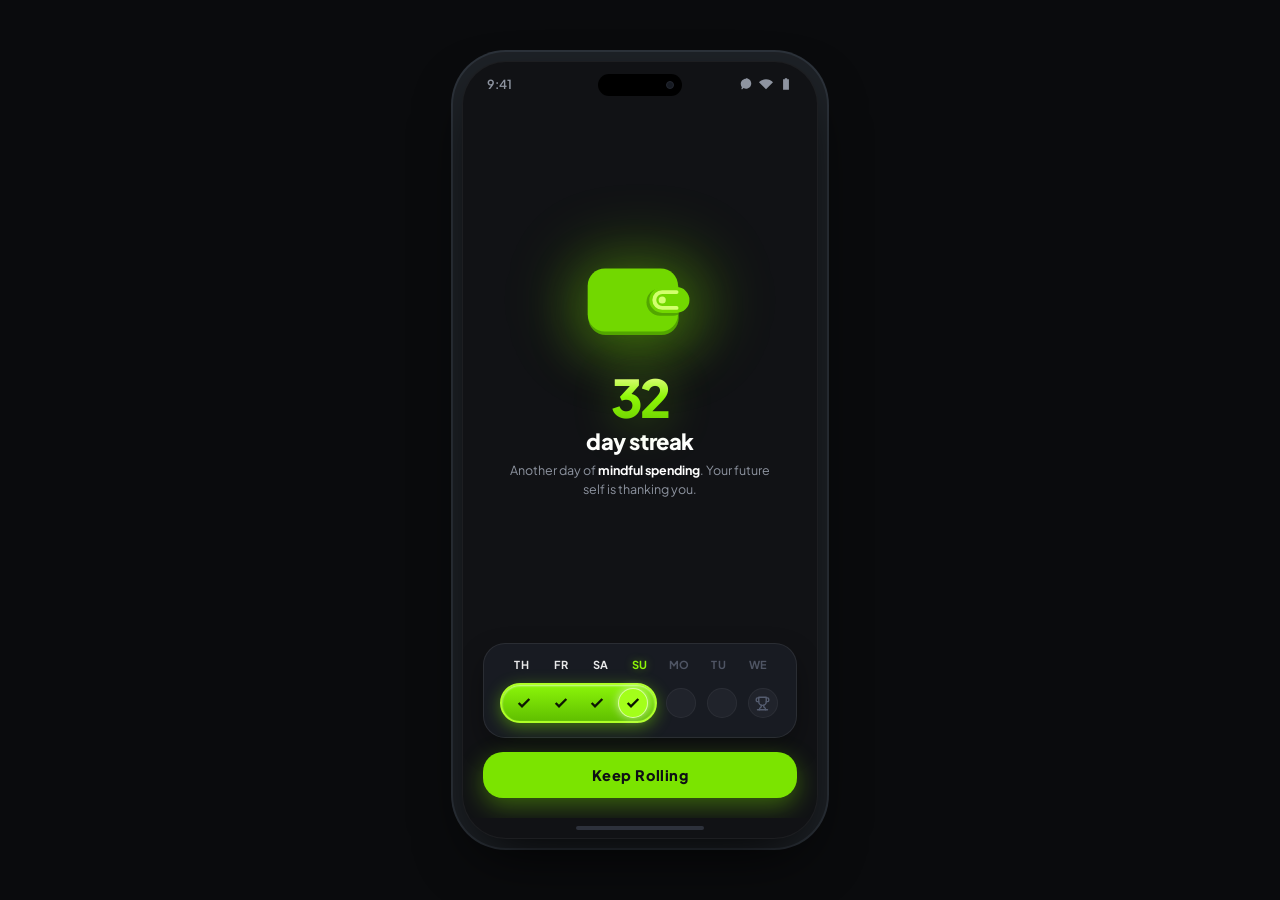
<file: assets/standalone-demo.html>
<!DOCTYPE html>
<html lang="en">
<head>
  <meta charset="UTF-8">
  <meta name="viewport" content="width=device-width, initial-scale=1.0">
  <title>Streak & Expense Tracker - Standalone Demo</title>
  <!-- Google Fonts: Plus Jakarta Sans -->
  <link rel="preconnect" href="https://fonts.googleapis.com">
  <link rel="preconnect" href="https://fonts.gstatic.com" crossorigin>
  <link href="https://fonts.googleapis.com/css2?family=Plus+Jakarta+Sans:wght@400;500;600;700;800;900&display=swap" rel="stylesheet">
  
  <style>
    /* ==========================================================================
       Pure Vanilla CSS - Zero external dependencies, Drop-in ready
       Phone Dimensions: 395px x 900px
       ========================================================================== */
    * {
      box-sizing: border-box;
      margin: 0;
      padding: 0;
      font-family: 'Plus Jakarta Sans', -apple-system, BlinkMacSystemFont, sans-serif;
      -webkit-tap-highlight-color: transparent;
    }

    body {
      background-color: #0a0b0d;
      color: #ffffff;
      min-height: 100vh;
      display: flex;
      align-items: center;
      justify-content: center;
      padding: 20px 12px;
    }

    /* 778px Phone Shell (-10%) */
    .phone-mockup {
      position: relative;
      width: 356px;
      max-width: 100%;
      height: 778px;
      background: #111215;
      border-radius: 44px;
      overflow: hidden;
      display: flex;
      flex-direction: column;
      justify-content: space-between;
      color: #ffffff;
      box-shadow: 0 25px 60px -15px rgba(0, 0, 0, 0.9),
                  0 0 0 9px #1e2227,
                  0 0 0 11px #2d333b;
      border: 1px solid rgba(255, 255, 255, 0.05);
      user-select: none;
    }

    /* Status Bar */
    .status-bar {
      position: relative;
      z-index: 50;
      display: flex;
      align-items: center;
      justify-content: space-between;
      padding: 14px 24px 4px;
      font-size: 12.5px;
      font-weight: 600;
      color: #8e94a0;
      transition: color 0.3s ease;
    }

    .phone-mockup.is-expanded .status-bar {
      color: #121417;
    }

    .dynamic-island {
      position: absolute;
      left: 50%;
      top: 12px;
      transform: translateX(-50%);
      width: 84px;
      height: 22px;
      background: #000000;
      border-radius: 9999px;
      display: flex;
      align-items: center;
      justify-content: flex-end;
      padding-right: 8px;
      pointer-events: none;
    }
    .island-lens {
      width: 8px;
      height: 8px;
      border-radius: 50%;
      background: #161a22;
      border: 1px solid #232730;
    }

    .status-icons {
      display: flex;
      align-items: center;
      gap: 6px;
    }
    .status-icons svg {
      width: 14px;
      height: 14px;
      fill: currentColor;
    }

    /* Screens Track */
    .screens-container {
      position: relative;
      flex: 1;
      width: 100%;
      overflow: hidden;
    }

    .screen-view {
      position: absolute;
      inset: 0;
      display: flex;
      flex-direction: column;
      justify-content: space-between;
      padding: 24px 24px 24px;
      opacity: 0;
      transform: translateX(35px);
      pointer-events: none;
      transition: opacity 0.3s ease, transform 0.35s cubic-bezier(0.16, 1, 0.3, 1);
      overflow-y: auto;
      scrollbar-width: none;
    }
    .screen-view::-webkit-scrollbar { display: none; }

    .screen-view.active {
      opacity: 1;
      transform: translateX(0);
      pointer-events: auto;
    }
    .screen-view.exited-left {
      opacity: 0;
      transform: translateX(-35px);
      pointer-events: none;
    }

    /* ---------------- SCREEN 1: WALLET STREAK ---------------- */
    #screen1 {
      padding: 16px 20px 20px;
      display: flex;
      flex-direction: column;
      justify-content: space-between;
    }

    .screen1-top-group {
      flex: 1;
      display: flex;
      flex-direction: column;
      justify-content: center;
      align-items: center;
      gap: 28px;
      margin: auto 0;
      width: 100%;
    }

    .screen1-bottom-group {
      width: 100%;
      display: flex;
      flex-direction: column;
      gap: 14px;
      margin-top: auto;
    }

    .wallet-glow-wrap {
      position: relative;
      display: flex;
      align-items: center;
      justify-content: center;
    }
    .wallet-ambient-glow {
      position: absolute;
      inset: 0;
      background: rgba(123, 228, 0, 0.22);
      filter: blur(24px);
      border-radius: 9999px;
      transform: scale(1.25);
      pointer-events: none;
    }
    .wallet-glow-wrap svg {
      position: relative;
      filter: drop-shadow(0 12px 28px rgba(114, 216, 0, 0.35));
    }

    .streak-hero-block {
      text-align: center;
      padding: 0 4px;
    }

    /* Luminous Streak Number */
    .streak-big-num {
      font-size: 52px;
      font-weight: 900;
      letter-spacing: -0.04em;
      line-height: 1;
      margin-bottom: 4px;
      cursor: pointer;
      background: linear-gradient(180deg, #f3ff99 0%, #8ef707 50%, #6ed200 100%);
      -webkit-background-clip: text;
      -webkit-text-fill-color: transparent;
      filter: drop-shadow(0 4px 22px rgba(123, 228, 0, 0.38));
      transition: transform 0.15s ease;
    }
    .streak-big-num:hover { transform: scale(1.05); }

    .streak-title {
      font-size: 22px;
      font-weight: 800;
      letter-spacing: -0.02em;
      color: #ffffff;
      margin-bottom: 6px;
    }

    .streak-copy {
      font-size: 12.5px;
      line-height: 1.45;
      color: #8e94a0;
      max-width: 265px;
      margin: 0 auto;
    }
    .streak-copy strong {
      color: #ffffff;
      font-weight: 700;
    }

    /* Days Streak Card */
    .days-card {
      width: 100%;
      background: #181b22;
      border: 1px solid rgba(255, 255, 255, 0.08);
      border-radius: 22px;
      padding: 14px;
      box-shadow: 0 12px 28px rgba(0, 0, 0, 0.32);
    }

    .days-grid-labels {
      display: grid;
      grid-template-columns: repeat(7, 1fr);
      text-align: center;
      margin-bottom: 12px;
      font-size: 11px;
      font-weight: 700;
      letter-spacing: 0.05em;
      color: rgba(255, 255, 255, 0.9);
      padding: 0 4px;
    }
    .days-grid-labels .active-day-label {
      color: #8ef707;
      text-shadow: 0 0 8px rgba(142, 247, 7, 0.4);
    }
    .days-grid-labels .dim-day-label {
      color: #4f5564;
    }

    .days-status-row {
      display: grid;
      grid-template-columns: repeat(7, 1fr);
      align-items: center;
      justify-items: center;
      gap: 6px;
      padding: 0 2px;
    }

    /* Continuous Glowing Streak Pill spanning completed days */
    .streak-pill-track {
      grid-column: span 4;
      width: 100%;
      height: 40px;
      border-radius: 9999px;
      background: linear-gradient(180deg, #8bf509 0%, #60bf00 100%);
      border: 2px solid #aeff26;
      box-shadow: 0 4px 16px rgba(123, 228, 0, 0.45), inset 0 1px 2px rgba(255, 255, 255, 0.6);
      display: grid;
      grid-template-columns: repeat(4, 1fr);
      align-items: center;
      justify-items: center;
      padding: 0 4px;
    }

    .pill-check {
      display: flex;
      align-items: center;
      justify-content: center;
    }
    .pill-check svg {
      width: 16px;
      height: 16px;
      stroke: #0d1603;
      stroke-width: 3.5;
      fill: none;
    }

    .pill-check-active {
      width: 30px;
      height: 30px;
      border-radius: 50%;
      background: #a3ff1a;
      border: 1px solid rgba(255, 255, 255, 0.6);
      box-shadow: 0 0 10px rgba(255, 255, 255, 0.6);
      display: flex;
      align-items: center;
      justify-content: center;
    }
    .pill-check-active svg {
      width: 16px;
      height: 16px;
      stroke: #0a1302;
      stroke-width: 3.5;
      fill: none;
    }

    .day-slot-upcoming {
      width: 30px;
      height: 30px;
      border-radius: 50%;
      background: #20232b;
      border: 1px solid rgba(255, 255, 255, 0.05);
      display: flex;
      align-items: center;
      justify-content: center;
    }

    .btn-cta {
      width: 100%;
      background: #7be400;
      color: #0e1014;
      font-size: 14.5px;
      font-weight: 900;
      letter-spacing: 0.04em;
      padding: 14px 20px;
      border-radius: 20px;
      border: none;
      display: flex;
      align-items: center;
      justify-content: center;
      gap: 8px;
      cursor: pointer;
      box-shadow: 0 8px 24px rgba(123, 228, 0, 0.38);
      transition: transform 0.15s ease, background 0.15s ease;
    }
    .btn-cta:hover {
      background: #86f500;
    }
    .btn-cta:active {
      transform: scale(0.98);
    }

    /* ---------------- SCREEN 2: STATS & VICES (With Top Space) ---------------- */
    #screen2 {
      padding-top: 24px;
    }

    .nav-header {
      display: flex;
      align-items: center;
      justify-content: space-between;
      min-height: 38px;
      margin-bottom: 6px;
    }
    .btn-nav-icon {
      width: 34px;
      height: 34px;
      border-radius: 50%;
      background: #1a1c22;
      border: 1px solid rgba(255, 255, 255, 0.1);
      color: #fff;
      display: flex;
      align-items: center;
      justify-content: center;
      cursor: pointer;
      transition: transform 0.15s ease;
    }
    .btn-nav-icon:active { transform: scale(0.95); }

    .stat-hero-center {
      display: flex;
      flex-direction: column;
      align-items: center;
      justify-content: center;
      text-align: center;
      margin: auto 0;
      width: 100%;
      padding: 0 8px;
    }
    .stat-hero-number {
      font-size: 58px;
      font-weight: 900;
      letter-spacing: -0.04em;
      line-height: 1;
      margin-bottom: 10px;
      background: linear-gradient(180deg, #f3ff99 0%, #8ef707 50%, #6ed200 100%);
      -webkit-background-clip: text;
      -webkit-text-fill-color: transparent;
      filter: drop-shadow(0 4px 24px rgba(123, 228, 0, 0.38));
      position: relative;
    }
    .stat-hero-sub {
      font-size: 13.5px;
      line-height: 1.5;
      color: #8e94a0;
      max-width: 275px;
      margin: 0 auto;
      font-weight: 500;
    }
    .stat-hero-sub strong { color: #ffffff; font-weight: 700; }

    .screen2-bottom-group {
      width: 100%;
      display: flex;
      flex-direction: column;
      gap: 14px;
      margin-top: auto;
    }

    /* Goal Loader Card - Horizontal Multi-Shade Loader */
    .goal-card {
      width: 100%;
      background: #191b20;
      border: 1px solid rgba(255, 255, 255, 0.08);
      border-radius: 22px;
      padding: 16px;
      box-shadow: 0 10px 28px rgba(0, 0, 0, 0.28);
    }
    .goal-card-header {
      display: flex;
      justify-content: space-between;
      align-items: center;
      margin-bottom: 12px;
    }
    .goal-title {
      font-size: 14.5px;
      font-weight: 800;
      color: #ffffff;
      letter-spacing: -0.02em;
    }
    .goal-subtitle {
      font-size: 11px;
      color: #8e94a0;
      font-weight: 500;
      margin-top: 2px;
    }
    .btn-view-report {
      display: inline-flex;
      align-items: center;
      gap: 4px;
      background: none;
      border: none;
      color: #8e94a0;
      font-size: 12px;
      font-weight: 600;
      cursor: pointer;
      padding: 0;
      transition: color 0.15s ease;
    }
    .btn-view-report:hover {
      color: #7be400;
    }
    .btn-view-report svg {
      transition: transform 0.15s ease;
    }
    .btn-view-report:hover svg {
      transform: translateX(2px);
    }
    .goal-score-row {
      display: flex;
      justify-content: space-between;
      align-items: flex-end;
      margin-bottom: 12px;
      padding: 0 2px;
    }
    .goal-score-col {
      display: flex;
      flex-direction: column;
    }
    .goal-score-label {
      font-size: 11px;
      color: #8e94a0;
      font-weight: 500;
      margin-bottom: 2px;
    }
    .goal-score-num-wrap {
      display: flex;
      align-items: baseline;
      gap: 8px;
    }
    .goal-score-num {
      font-size: 38px;
      font-weight: 900;
      letter-spacing: -0.04em;
      line-height: 1;
      color: #ffffff;
    }
    .goal-score-unit {
      font-size: 12.5px;
      font-weight: 700;
      color: #8e94a0;
    }
    .goal-trend-col {
      display: flex;
      flex-direction: column;
      align-items: flex-end;
    }
    .goal-trend-status {
      display: flex;
      align-items: center;
      gap: 6px;
      font-size: 12px;
      font-weight: 800;
      color: #7be400;
      text-transform: uppercase;
      letter-spacing: 0.04em;
    }
    .goal-trend-sub {
      font-size: 11px;
      color: #8e94a0;
      font-weight: 500;
      margin-top: 2px;
    }

    /* Horizontal Segmented Loader Box */
    .horizontal-loader-box {
      background: rgba(0, 0, 0, 0.3);
      border: 1px solid rgba(255, 255, 255, 0.05);
      border-radius: 16px;
      padding: 12px;
      margin-bottom: 12px;
    }
    .horizontal-segments-track {
      display: grid;
      grid-template-columns: repeat(8, 1fr);
      gap: 6px;
      height: 15px;
      align-items: center;
    }
    .h-segment {
      height: 100%;
      border-radius: 4px;
      box-shadow: inset 0 1px 1px rgba(255, 255, 255, 0.45);
      transition: all 0.3s ease;
    }
    .h-segment-1 { background: linear-gradient(180deg, #246b32 0%, #1a5325 100%); }
    .h-segment-2 { background: linear-gradient(180deg, #358c38 0%, #276e2a 100%); }
    .h-segment-3 { background: linear-gradient(180deg, #4aa92d 0%, #388521 100%); }
    .h-segment-4 { background: linear-gradient(180deg, #62c41c 0%, #4c9c14 100%); }
    .h-segment-5 {
      background: linear-gradient(180deg, #7de008 0%, #65b804 100%);
      box-shadow: 0 2px 10px rgba(125, 224, 8, 0.35), inset 0 1px 1px rgba(255, 255, 255, 0.45);
    }
    .h-segment-6 {
      background: linear-gradient(180deg, #9bf610 0%, #7fcd0a 100%);
      box-shadow: 0 2px 10px rgba(155, 246, 16, 0.35), inset 0 1px 1px rgba(255, 255, 255, 0.45);
    }
    .h-segment-7 {
      background: linear-gradient(180deg, #c4ff3d 0%, #a3e226 100%);
      box-shadow: 0 2px 10px rgba(196, 255, 61, 0.35), inset 0 1px 1px rgba(255, 255, 255, 0.45);
    }
    .h-segment-unfilled {
      background: #20242d;
      border: 1px solid rgba(255, 255, 255, 0.05);
      box-shadow: none;
    }

    .milestone-checkpoints {
      display: flex;
      justify-content: space-between;
      align-items: center;
      font-size: 10px;
      font-weight: 600;
      color: #6d7484;
      margin-top: 8px;
      padding: 0 2px;
    }
    .milestone-checkpoints .current-point {
      color: #7be400;
      font-weight: 700;
    }

    .goal-metrics-grid {
      display: grid;
      grid-template-columns: 1fr 1fr;
      gap: 8px;
      margin-bottom: 10px;
    }
    .metric-tile {
      background: rgba(255, 255, 255, 0.03);
      border: 1px solid rgba(255, 255, 255, 0.05);
      border-radius: 12px;
      padding: 10px;
    }
    .metric-tile-label {
      font-size: 10.5px;
      color: #8e94a0;
      font-weight: 500;
    }
    .metric-tile-val {
      font-size: 14px;
      font-weight: 800;
      color: #ffffff;
      margin-top: 2px;
    }
    .metric-tile-val.highlight {
      color: #7be400;
    }

    .goal-card-footer {
      padding-top: 8px;
      border-top: 1px solid rgba(255, 255, 255, 0.06);
      display: flex;
      align-items: center;
      justify-content: space-between;
      font-size: 11px;
      color: #8e94a0;
    }
    .goal-card-footer strong {
      color: #ffffff;
      font-weight: 600;
    }
    .goal-card-footer .pace-highlight {
      color: #7be400;
      font-weight: 600;
    }

    /* ---------------- SCREEN 3: SIP BOOSTER (NEW!) ---------------- */
    .sip-screen {
      padding: 14px 20px 16px;
      justify-content: space-between;
    }
    .sip-card {
      background: #191b20;
      border: 1px solid rgba(255, 255, 255, 0.08);
      border-radius: 20px;
      padding: 14px;
      box-shadow: 0 12px 32px rgba(0, 0, 0, 0.38);
      display: flex;
      flex-direction: column;
      gap: 12px;
      margin: auto 0;
    }
    .sip-tabs {
      display: grid;
      grid-template-columns: 1fr 1fr;
      background: rgba(0, 0, 0, 0.4);
      border: 1px solid rgba(255, 255, 255, 0.05);
      padding: 4px;
      border-radius: 12px;
    }
    .sip-tab-btn {
      padding: 6px;
      border-radius: 9px;
      font-size: 12.5px;
      font-weight: 800;
      border: none;
      cursor: pointer;
      transition: all 0.2s ease;
      background: transparent;
      color: #8e94a0;
    }
    .sip-tab-btn.active {
      background: #ede8df;
      color: #121418;
      box-shadow: 0 2px 6px rgba(0, 0, 0, 0.2);
    }
    .sip-info-row {
      display: flex;
      justify-content: space-between;
      align-items: center;
      padding: 0 4px;
    }
    .sip-amount-title {
      font-size: 11px;
      color: #8e94a0;
      font-weight: 500;
      margin-bottom: 2px;
    }
    .sip-amount-val {
      font-size: 14px;
      font-weight: 900;
      color: #ffffff;
    }
    .sip-units-badge {
      background: #121419;
      border: 1px solid rgba(255, 255, 255, 0.1);
      border-radius: 9px;
      padding: 4px 10px;
      display: flex;
      align-items: baseline;
    }
    .sip-slider-track {
      position: relative;
      width: 100%;
      height: 56px;
      border-radius: 20px;
      background: #12141a;
      border: 1px solid rgba(255, 255, 255, 0.08);
      display: flex;
      align-items: center;
      padding: 3px;
      overflow: hidden;
      user-select: none;
    }
    .sip-tick-marks {
      position: absolute;
      inset: 0;
      display: flex;
      align-items: center;
      justify-content: space-between;
      padding: 0 24px;
      pointer-events: none;
    }
    .sip-tick {
      width: 1.5px;
      height: 14px;
      background: rgba(255, 255, 255, 0.08);
      border-radius: 9999px;
    }
    .sip-glow-fill {
      position: absolute;
      left: 0;
      top: 0;
      bottom: 0;
      border-radius: 20px 0 0 20px;
      pointer-events: none;
      background: linear-gradient(90deg, rgba(123, 228, 0, 0.12) 0%, rgba(123, 228, 0, 0.6) 65%, rgba(142, 247, 7, 0.95) 100%);
      box-shadow: 0 0 24px rgba(123, 228, 0, 0.45), inset 0 1px 2px rgba(255, 255, 255, 0.4);
    }
    .sip-thumb {
      position: absolute;
      top: 50%;
      transform: translate(-50%, -50%);
      pointer-events: none;
    }
    .sip-thumb-inner {
      width: 50px;
      height: 50px;
      border-radius: 50%;
      background: linear-gradient(180deg, #ffffff 0%, #f4f7ee 100%);
      border: 2px solid #aeff26;
      box-shadow: 0 4px 16px rgba(0, 0, 0, 0.5), 0 0 18px rgba(123, 228, 0, 0.45);
      display: flex;
      align-items: center;
      justify-content: center;
      color: #172304;
    }
    .btn-secondary {
      width: 100%;
      background: #181b22;
      border: 1px solid rgba(255, 255, 255, 0.1);
      color: #8e94a0;
      font-weight: 700;
      font-size: 13.5px;
      padding: 14px 20px;
      border-radius: 20px;
      display: flex;
      align-items: center;
      justify-content: center;
      cursor: pointer;
      transition: all 0.15s ease;
      box-shadow: 0 4px 12px rgba(0, 0, 0, 0.25);
    }
    .btn-secondary:hover {
      background: #20242e;
      color: #ffffff;
    }
    .btn-secondary:active {
      transform: scale(0.98);
    }
    .sip-input-range {
      position: absolute;
      inset: 0;
      width: 100%;
      height: 100%;
      opacity: 0;
      cursor: ew-resize;
      z-index: 20;
    }
    .sip-duration-row {
      display: flex;
      justify-content: space-between;
      align-items: center;
      padding: 0 4px;
      font-size: 11.5px;
    }
    .sip-duration-btn {
      padding: 4px 12px;
      border-radius: 7px;
      font-size: 11.5px;
      font-weight: 700;
      border: none;
      background: transparent;
      color: #8e94a0;
      cursor: pointer;
    }
    .sip-duration-btn.active {
      background: #252833;
      border: 1px solid rgba(255, 255, 255, 0.15);
      color: #ffffff;
    }
    .sip-result-block {
      padding-top: 8px;
      border-top: 1px solid rgba(255, 255, 255, 0.06);
    }

    /* ---------------- SCREEN 4: DASHBOARD (With Top Space) ---------------- */
    #screen4 {
      padding: 0;
      justify-content: space-between;
    }
    .dash-upper {
      display: flex;
      flex-direction: column;
      flex-shrink: 0;
      transition: margin-top 0.35s cubic-bezier(0.16, 1, 0.3, 1), opacity 0.25s ease;
    }
    .phone-mockup.is-expanded .dash-upper {
      margin-top: -380px;
      opacity: 0;
      pointer-events: none;
    }

    .dash-header {
      display: flex;
      justify-content: space-between;
      align-items: center;
      padding: 20px 24px 10px;
    }
    .user-greeting {
      display: flex;
      align-items: center;
      gap: 10px;
      font-size: 17px;
      font-weight: 700;
    }
    .equalizer-bars {
      display: flex;
      align-items: flex-end;
      gap: 2.5px;
      height: 16px;
    }
    .equalizer-bars span {
      width: 3.5px;
      background: #7be400;
      border-radius: 2px;
    }

    .gauge-wrap {
      position: relative;
      width: 164px;
      height: 164px;
      margin: 0 auto;
      display: flex;
      align-items: center;
      justify-content: center;
    }
    .gauge-svg {
      width: 100%;
      height: 100%;
      transform: rotate(-90deg);
    }
    .gauge-bg {
      fill: none;
      stroke: #252830;
      stroke-width: 12;
    }
    .gauge-fill {
      fill: none;
      stroke: #396afc;
      stroke-width: 12;
      stroke-linecap: round;
      transition: stroke-dashoffset 0.8s ease-out;
    }
    .gauge-center {
      position: absolute;
      display: flex;
      flex-direction: column;
      align-items: center;
      justify-content: center;
    }

    .metrics-bar {
      display: grid;
      grid-template-columns: 1fr 1fr 1fr;
      padding: 10px 8px;
      margin: 0 20px 10px;
      text-align: center;
      border-top: 1px solid rgba(255, 255, 255, 0.08);
      border-bottom: 1px solid rgba(255, 255, 255, 0.08);
    }
    .metric-cell:not(:last-child) {
      border-right: 1px solid rgba(255, 255, 255, 0.08);
    }
    .metric-cell .label {
      font-size: 11px;
      color: #8c93a0;
      margin-bottom: 2px;
    }
    .metric-cell .val {
      font-size: 13.5px;
      font-weight: 700;
      cursor: pointer;
    }

    .actions-bar {
      display: flex;
      justify-content: center;
      gap: 12px;
      padding: 0 24px;
      margin-bottom: 10px;
    }
    .btn-action {
      flex: 1;
      max-width: 140px;
      background: #1e2127;
      border: 1px solid rgba(255, 255, 255, 0.08);
      color: #e4e7ed;
      padding: 8px 14px;
      border-radius: 9999px;
      font-size: 12.5px;
      font-weight: 600;
      text-align: center;
      cursor: pointer;
    }

    /* Transactions Card */
    .transactions-card {
      flex: 1;
      min-height: 0;
      background: #ffffff;
      border-radius: 30px 30px 0 0;
      color: #121417;
      display: flex;
      flex-direction: column;
      padding: 12px 22px 14px;
      box-shadow: 0 -8px 25px rgba(0, 0, 0, 0.3);
      z-index: 40;
    }
    .sheet-handle {
      width: 40px;
      height: 4px;
      background: #d5dae2;
      border-radius: 9999px;
      margin: 0 auto 10px;
      cursor: pointer;
    }
    .tx-header {
      display: flex;
      justify-content: space-between;
      align-items: center;
      margin-bottom: 10px;
    }
    .btn-add-tx {
      background: #1e2127;
      color: #5ef193;
      padding: 6px 14px;
      border-radius: 9999px;
      font-size: 12px;
      font-weight: 700;
      border: none;
      cursor: pointer;
    }
    .tx-list {
      flex: 1;
      overflow-y: auto;
      display: flex;
      flex-direction: column;
      gap: 10px;
      scrollbar-width: none;
    }
    .tx-list::-webkit-scrollbar { display: none; }
    .tx-row {
      display: flex;
      align-items: center;
      justify-content: space-between;
      padding-bottom: 8px;
      border-bottom: 1px solid #f3f4f6;
    }
    .tx-icon-box {
      width: 36px;
      height: 36px;
      border-radius: 10px;
      display: flex;
      align-items: center;
      justify-content: center;
      font-size: 15px;
      margin-right: 12px;
    }

    /* Bottom Home Indicator */
    .home-indicator-bar {
      padding: 8px 0;
      display: flex;
      justify-content: center;
      z-index: 50;
      transition: background-color 0.3s ease;
    }
    .home-pill {
      width: 128px;
      height: 4px;
      border-radius: 9999px;
      background: #2d313b;
    }
    .phone-mockup.on-step3 .home-indicator-bar {
      background: #ffffff;
    }
    .phone-mockup.on-step3 .home-pill {
      background: #cbd5e1;
    }

    /* Modal */
    .modal-overlay {
      position: absolute;
      inset: 0;
      background: rgba(0, 0, 0, 0.6);
      backdrop-filter: blur(2px);
      z-index: 70;
      display: none;
      align-items: flex-end;
    }
    .modal-overlay.open { display: flex; }
    .modal-sheet {
      background: #ffffff;
      width: 100%;
      border-radius: 28px 28px 0 0;
      padding: 24px;
      color: #111;
    }
    .modal-sheet input {
      width: 100%;
      padding: 12px;
      border: 1px solid #e1e4ea;
      border-radius: 12px;
      font-size: 14px;
      margin-bottom: 12px;
      outline: none;
    }
  </style>
</head>
<body>

  <!-- Phone Shell (900px Height) -->
  <div class="phone-mockup" id="phoneMockup">

    <!-- Top Status Bar & Dynamic Island -->
    <div class="status-bar">
      <span>9:41</span>
      
      <div class="dynamic-island">
        <div class="island-lens"></div>
      </div>

      <div class="status-icons">
        <svg viewBox="0 0 24 24"><path d="M12 3c-4.97 0-9 4.03-9 9 0 2.12.74 4.07 1.97 5.61L4.35 19.4c-.39.39-.39 1.02 0 1.41.39.39 1.02.39 1.41 0l1.9-1.9C9.28 19.64 10.59 20 12 20c4.97 0 9-4.03 9-9s-4.03-9-9-9z"/></svg>
        <svg viewBox="0 0 24 24"><path d="M12 4C7.31 4 3.07 5.9 0 8.98L12 21 24 8.98C20.93 5.9 16.69 4 12 4z"/></svg>
        <svg viewBox="0 0 24 24"><path d="M17 4h-3V2h-4v2H7v18h10V4z"/></svg>
      </div>
    </div>

    <!-- Screens Container -->
    <div class="screens-container">

      <!-- ============================================== -->
      <!-- SCREEN 1: WALLET STREAK                        -->
      <!-- ============================================== -->
      <div class="screen-view active" id="screen1">
        <!-- Top / Center Group: Wallet Icon + Typography -->
        <div class="screen1-top-group">
          <!-- Floating Wallet with Luminous Ambient Glow (No Background Card) -->
          <div class="wallet-glow-wrap">
            <div class="wallet-ambient-glow"></div>
            <svg width="122" height="86" viewBox="0 0 170 120" fill="none">
              <defs>
                <clipPath id="walletBodyClipHtml">
                  <rect x="12" y="16" width="126" height="88" rx="24" />
                </clipPath>
              </defs>
              <!-- Bottom extrusion / 3D shadow layer -->
              <rect x="13" y="21" width="126" height="88" rx="24" fill="#52a600" />
              <!-- Main front body -->
              <rect x="12" y="16" width="126" height="88" rx="24" fill="#72d800" />
              <!-- Clasp shadow on wallet face (clipped to wallet body) -->
              <g clip-path="url(#walletBodyClipHtml)">
                <rect x="94" y="44" width="56" height="38" rx="19" fill="#52a600" />
              </g>
              <!-- Clasp tongue -->
              <rect x="98" y="42" width="56" height="36" rx="18" fill="#72d800" />
              <!-- Clasp pale chartreuse loop trim -->
              <path d="M 136 49 L 116 49 A 11 11 0 0 0 116 71 L 136 71" fill="none" stroke="#d2ff6e" stroke-width="5.5" stroke-linecap="round" stroke-linejoin="round" />
              <!-- Clasp snap fastener dot -->
              <circle cx="116" cy="60" r="5" fill="#d2ff6e" />
            </svg>
          </div>

          <!-- Luminous Streak Hero Typography -->
          <div class="streak-hero-block">
            <div class="streak-big-num" id="streakBigNum" title="Click to toggle (32 / 1095 / 4)">32</div>
            <h1 class="streak-title">day streak</h1>
            <p class="streak-copy">
              Another day of <strong>mindful spending</strong>. Your future self is thanking you.
            </p>
          </div>
        </div>

        <!-- Bottom Group: Streak Card placed lower on screen + CTA Button -->
        <div class="screen1-bottom-group">
          <!-- Days Streak Card with Duolingo-style unified streak pill track -->
          <div class="days-card">
            <div class="days-grid-labels">
              <span>TH</span>
              <span>FR</span>
              <span>SA</span>
              <span class="active-day-label">SU</span>
              <span class="dim-day-label">MO</span>
              <span class="dim-day-label">TU</span>
              <span class="dim-day-label">WE</span>
            </div>

            <div class="days-status-row">
              <!-- Unified Glowing Pill Track spanning TH, FR, SA, SU -->
              <div class="streak-pill-track">
                <div class="pill-check">
                  <svg viewBox="0 0 24 24"><polyline points="20 6 9 17 4 12"/></svg>
                </div>
                <div class="pill-check">
                  <svg viewBox="0 0 24 24"><polyline points="20 6 9 17 4 12"/></svg>
                </div>
                <div class="pill-check">
                  <svg viewBox="0 0 24 24"><polyline points="20 6 9 17 4 12"/></svg>
                </div>
                <div class="pill-check-active">
                  <svg viewBox="0 0 24 24"><polyline points="20 6 9 17 4 12"/></svg>
                </div>
              </div>

              <!-- Upcoming Day Slots -->
              <div class="day-slot-upcoming"></div>
              <div class="day-slot-upcoming"></div>
              <div class="day-slot-upcoming">
                <svg width="15" height="15" viewBox="0 0 24 24" fill="none" stroke="#555d70" stroke-width="2.2" stroke-linecap="round" stroke-linejoin="round">
                  <path d="M6 9H4a2 2 0 0 1-2-2V5a2 2 0 0 1 2-2h2"/>
                  <path d="M18 9h2a2 2 0 0 0 2-2V5a2 2 0 0 0-2-2h-2"/>
                  <path d="M4 22h16"/>
                  <path d="M10 14.66V17c0 .55-.47.98-.97 1.21C7.85 18.75 7 20.24 7 22"/>
                  <path d="M14 14.66V17c0 .55.47.98.97 1.21C16.15 18.75 17 20.24 17 22"/>
                  <path d="M18 2H6v7a6 6 0 0 0 12 0V2Z"/>
                </svg>
              </div>
            </div>
          </div>

          <!-- Advance CTA Button -->
          <div>
            <button class="btn-cta" id="toStep2">
              <span id="streakCtaText">Keep Rolling</span>
            </button>
          </div>
        </div>
      </div>

      <!-- ============================================== -->
      <!-- SCREEN 2: STAT HERO & VICES AVOIDED           -->
      <!-- ============================================== -->
      <div class="screen-view" id="screen2">
        <div class="nav-header">
          <button class="btn-nav-icon" id="backToStep1" title="Back">
            <svg width="18" height="18" viewBox="0 0 24 24" fill="none" stroke="currentColor" stroke-width="2.5"><polyline points="15 18 9 12 15 6"/></svg>
          </button>
          <span style="font-size: 13.5px; font-weight: 700; color: #8e94a0;">May 2024</span>
          <div style="width: 36px;"></div>
        </div>

        <!-- Central Artifact: Top 3% in Middle -->
        <div class="stat-hero-center">
          <div style="position: relative; margin-bottom: 10px;">
            <div style="position: absolute; inset: 0; background: rgba(123, 228, 0, 0.2); filter: blur(24px); border-radius: 9999px; transform: scale(1.25); pointer-events: none;"></div>
            <div class="stat-hero-number">Top 3%</div>
          </div>
          <p class="stat-hero-sub">
            You've maintained daily budget discipline better than <strong>97% of savers</strong> this month.
          </p>
        </div>

        <!-- Bottom Group: Goal Loader Card + Continue Button (Like Screen 1) -->
        <div class="screen2-bottom-group">
          <div class="goal-card">
            <!-- Header: Current Progress & Improving Status -->
            <div class="goal-score-row" style="margin-bottom: 12px;">
              <div class="goal-score-col">
                <div class="goal-score-label">Current Progress</div>
                <div class="goal-score-num-wrap">
                  <div class="goal-score-num" style="font-size: 34px;">84%</div>
                  <div class="goal-score-unit">to goal</div>
                </div>
              </div>

              <div class="goal-trend-col">
                <div class="goal-trend-status" style="font-size: 12px;">
                  <svg width="14" height="14" viewBox="0 0 24 24" fill="none" stroke="currentColor" stroke-width="3" stroke-linecap="round" stroke-linejoin="round">
                    <line x1="7" y1="17" x2="17" y2="7"></line>
                    <polyline points="7 7 17 7 17 17"></polyline>
                  </svg>
                  <span>Improving</span>
                </div>
                <div class="goal-trend-sub" style="font-size: 10.5px; margin-top: 2px;">+18% this week</div>
              </div>
            </div>

            <!-- Horizontal Multi-Shade Segmented Loader (No amounts or labels) -->
            <div class="horizontal-loader-box" style="margin-bottom: 10px; padding: 12px; border-radius: 14px;">
              <div class="horizontal-segments-track" style="height: 14px;">
                <div class="h-segment h-segment-1"></div>
                <div class="h-segment h-segment-2"></div>
                <div class="h-segment h-segment-3"></div>
                <div class="h-segment h-segment-4"></div>
                <div class="h-segment h-segment-5"></div>
                <div class="h-segment h-segment-6"></div>
                <div class="h-segment h-segment-7"></div>
                <div class="h-segment h-segment-unfilled"></div>
              </div>
            </div>

            <!-- Bottom Insight Footer (No Pill) -->
            <div class="goal-card-footer" style="padding-top: 4px; border: none; font-size: 11px;">
              <span>Pace: <strong>1.4x faster</strong></span>
              <span class="pace-highlight">5 days ahead of goal</span>
            </div>
          </div>

          <div>
            <button class="btn-cta" id="toStep3">
              <span>CONTINUE</span>
              <svg width="18" height="18" viewBox="0 0 24 24" fill="none" stroke="currentColor" stroke-width="3" stroke-linecap="round" stroke-linejoin="round">
                <line x1="5" y1="12" x2="19" y2="12"></line>
                <polyline points="12 5 19 12 12 19"></polyline>
              </svg>
            </button>
          </div>
        </div>
      </div>

      <!-- ============================================== -->
      <!-- SCREEN 3: FUND YOUR FUTURE (SIP BOOSTER)       -->
      <!-- ============================================== -->
      <div class="screen-view sip-screen" id="screen3">
        <!-- Nav Header -->
        <div class="nav-header">
          <button class="btn-nav-icon" id="backToStep2" title="Back to Step 2">
            <svg width="18" height="18" viewBox="0 0 24 24" fill="none" stroke="currentColor" stroke-width="2.5"><polyline points="15 18 9 12 15 6"/></svg>
          </button>
          <span style="font-size: 12.5px; font-weight: 700; color: #8e94a0;">May 2024</span>
          <div style="width: 32px;"></div>
        </div>

        <!-- Glowing Headline & Compounding Subtext -->
        <div style="text-align: center; margin: auto 0 8px;">
          <div style="position: relative; margin-bottom: 8px; display: flex; align-items: center; justify-content: center;">
            <div style="position: absolute; inset: 0; background: rgba(123, 228, 0, 0.2); filter: blur(24px); border-radius: 9999px; transform: scale(1.25); pointer-events: none;"></div>
            <h1 style="position: relative; font-size: 32px; font-weight: 900; letter-spacing: -0.04em; line-height: 1.1; margin: 0; background: linear-gradient(180deg, #f3ff99 0%, #8ef707 50%, #6ed200 100%); -webkit-background-clip: text; -webkit-text-fill-color: transparent; filter: drop-shadow(0 4px 24px rgba(123, 228, 0, 0.38));">
              Fund Your Future
            </h1>
          </div>
          <p style="font-size: 12.5px; color: #8e94a0; line-height: 1.5; max-width: 285px; margin: 0 auto; font-weight: 500;">
            Small habits compound. Adding just a fraction more today creates massive momentum over the decades.
          </p>
        </div>

        <!-- SIP Interactive Calculator Card -->
        <div class="sip-card">
          <!-- Direct Rupee Amount Input (Stepper removed, direct formatted input) -->
          <div>
            <div style="font-size: 11.5px; font-weight: 600; color: #8e94a0; margin-bottom: 6px; padding: 0 2px;">
              Monthly Boost Amount
            </div>
            <div style="display: flex; align-items: center; gap: 6px; background: #121419; border: 1px solid rgba(255, 255, 255, 0.1); border-radius: 12px; padding: 10px 14px; box-shadow: inset 0 2px 4px rgba(0,0,0,0.4);">
              <span style="color: #7be400; font-size: 20px; font-weight: 900; user-select: none;">₹</span>
              <input
                id="sipDirectInputHtml"
                type="text"
                inputmode="numeric"
                value="1,000"
                style="background: transparent; border: none; color: #ffffff; font-size: 20px; font-weight: 900; letter-spacing: -0.02em; outline: none; width: 100%; -moz-appearance: textfield;"
                placeholder="1,000"
                oninput="handleHtmlDirectAmount(this.value)"
              />
              <span style="color: #8e94a0; font-size: 12px; font-weight: 700; white-space: nowrap; user-select: none;">/ month</span>
            </div>
          </div>

          <!-- Interactive Track with Glowing Lime Design System Gradient & Full Scale Thumb -->
          <div class="sip-slider-track">
            <!-- Tick Marks -->
            <div class="sip-tick-marks">
              <div class="sip-tick"></div><div class="sip-tick"></div><div class="sip-tick"></div>
              <div class="sip-tick"></div><div class="sip-tick"></div><div class="sip-tick"></div>
              <div class="sip-tick"></div><div class="sip-tick"></div><div class="sip-tick"></div>
              <div class="sip-tick"></div><div class="sip-tick"></div><div class="sip-tick"></div>
              <div class="sip-tick"></div><div class="sip-tick"></div><div class="sip-tick"></div>
            </div>

            <!-- Glowing Lime Gradient Trail (Meeting Exact Middle of Circle) -->
            <div class="sip-glow-fill" id="sipGlowFill" style="width: calc(28px + (100% - 56px) * 0.0526);"></div>

            <!-- Full Scale Thumb Circle with < > Chevrons -->
            <div class="sip-thumb" id="sipThumb" style="left: calc(28px + (100% - 56px) * 0.0526);">
              <div class="sip-thumb-inner">
                <svg width="16" height="16" viewBox="0 0 24 24" fill="none" stroke="currentColor" stroke-width="2.5" stroke-linecap="round" stroke-linejoin="round">
                  <polyline points="9 18 3 12 9 6"></polyline>
                  <polyline points="15 6 21 12 15 18"></polyline>
                </svg>
              </div>
            </div>

            <!-- Range input for drag responsiveness -->
            <input type="range" min="500" max="10000" step="500" value="1000" id="sipRangeInput" class="sip-input-range" oninput="handleHtmlSipInput(this.value)">
          </div>

          <!-- 40-Year Horizon Wealth Projection -->
          <div style="padding-top: 12px; border-top: 1px solid rgba(255, 255, 255, 0.06); text-align: center;">
            <div style="font-size: 12px; color: #8e94a0; line-height: 1.4; margin-bottom: 6px; font-weight: 500;">
              This <strong id="sipBoostLabel" style="color: #ffffff; font-weight: 700;">₹1,000/mo</strong> boost could add an extra
            </div>

            <div style="display: flex; align-items: center; justify-content: center; gap: 6px; color: #5ef193; font-size: 24px; font-weight: 900; letter-spacing: -0.02em; line-height: 1.1;">
              <svg width="20" height="20" viewBox="0 0 24 24" fill="none" stroke="currentColor" stroke-width="3" stroke-linecap="round" stroke-linejoin="round">
                <line x1="7" y1="17" x2="17" y2="7"></line>
                <polyline points="7 7 17 7 17 17"></polyline>
              </svg>
              <span id="sipProjectedVal">₹1.18 Crores</span>
            </div>

            <div style="font-size: 11px; font-weight: 600; color: #8e94a0; margin-top: 4px;">
              to your portfolio over 40 years
            </div>
          </div>
        </div>

        <!-- Bottom Group: Both Buttons Equally Clickable, Sized & Tappable -->
        <div style="width: 100%; margin-top: auto; padding-top: 8px; display: flex; flex-direction: column; gap: 10px;">
          <button class="btn-cta" id="confirmSipBtn" onclick="confirmHtmlSip()">
            <span id="sipCtaLabel">SECURE ₹1,000/MO BOOST</span>
            <svg width="18" height="18" viewBox="0 0 24 24" fill="none" stroke="currentColor" stroke-width="3" stroke-linecap="round" stroke-linejoin="round">
              <line x1="5" y1="12" x2="19" y2="12"></line>
              <polyline points="12 5 19 12 12 19"></polyline>
            </svg>
          </button>

          <button class="btn-secondary" onclick="navToScreen(4)">
            Not right now, go to dashboard
          </button>
        </div>
      </div>

      <!-- ============================================== -->
      <!-- SCREEN 4: DASHBOARD (Matching image.png)       -->
      <!-- ============================================== -->
      <div class="screen-view" id="screen4">
        <div class="dash-upper" id="dashUpper">
          <div class="dash-header" style="padding: 14px 20px 4px;">
            <div class="user-greeting" onclick="navToScreen(1)" style="cursor: pointer;" title="Return to Step 1">
              <div class="equalizer-bars">
                <span style="height: 9px;"></span>
                <span style="height: 15px;"></span>
                <span style="height: 11px;"></span>
              </div>
              <span style="font-size: 17px; font-weight: 900; letter-spacing: -0.02em;">Hi Yash</span>
            </div>
            <div style="display: flex; align-items: center; gap: 8px;">
              <button style="background: none; border: none; color: #fff; cursor: pointer; padding: 4px;">
                <svg width="20" height="20" viewBox="0 0 24 24" fill="none" stroke="currentColor" stroke-width="2.3"><circle cx="11" cy="11" r="8"/><line x1="21" y1="21" x2="16.65" y2="16.65"/></svg>
              </button>
            </div>
          </div>

          <!-- Gauge Section -->
          <div style="text-align: center; padding: 2px 20px 6px;">
            <div style="font-size: 12.5px; color: #8e94a0; margin-bottom: 6px;">Spent in <strong style="color: #fff; font-weight: 700;">May</strong></div>
            <div class="gauge-wrap" style="width: 156px; height: 156px; position: relative;">
              <svg class="gauge-svg" viewBox="0 0 160 160" style="transform: rotate(-90deg); width: 100%; height: 100%;">
                <defs>
                  <linearGradient id="gaugeBlueGradHtml" x1="0%" y1="0%" x2="100%" y2="100%">
                    <stop offset="0%" stop-color="#2563eb" />
                    <stop offset="60%" stop-color="#3b82f6" />
                    <stop offset="100%" stop-color="#60a5fa" />
                  </linearGradient>
                </defs>
                <circle cx="80" cy="80" r="64" fill="none" stroke="#22252e" stroke-width="12"></circle>
                <circle id="gaugeCircle" cx="80" cy="80" r="64" fill="none" stroke="url(#gaugeBlueGradHtml)" stroke-width="12" stroke-linecap="round" style="transition: stroke-dashoffset 0.8s ease-out;"></circle>
              </svg>

              <!-- Gauge Center Content -->
              <div class="gauge-center" style="position: absolute; width: 108px; height: 108px; border-radius: 50%; background: #13151b; border: 1px solid rgba(255,255,255,0.06); display: flex; flex-direction: column; align-items: center; justify-content: center;">
                <div style="color: rgba(255,255,255,0.8); margin-bottom: 2px;">
                  <svg width="14" height="14" viewBox="0 0 24 24" fill="none" stroke="currentColor" stroke-width="2.5"><line x1="7" y1="17" x2="17" y2="7"/><polyline points="7 7 17 7 17 17"/></svg>
                </div>
                <div id="gaugeAmount" style="font-size: 20px; font-weight: 900; letter-spacing: -0.02em; color: #fff; line-height: 1;">₹14,206</div>
                <div id="gaugePercent" style="margin-top: 4px; font-size: 10.5px; font-weight: 800; color: #5ef193; display: inline-flex; align-items: center; gap: 4px;">
                  <svg width="12" height="12" viewBox="0 0 24 24" fill="none" stroke="currentColor" stroke-width="2.5"><path d="M12 2v4m0 12v4M4.93 4.93l2.83 2.83m8.48 8.48l2.83 2.83M2 12h4m12 0h4M4.93 19.07l2.83-2.83m8.48-8.48l2.83-2.83"/></svg>
                  <span>49%</span>
                </div>
              </div>
            </div>
          </div>

          <!-- 3-Column Metrics Bar with generous vertical space -->
          <div class="metrics-bar" style="margin: 12px 18px; padding: 12px 6px;">
            <div class="metric-cell" style="padding-right: 4px;">
              <div class="label" style="font-size: 11px; color: #8e94a0; margin-bottom: 4px;">Income</div>
              <div class="val" id="incomeToggle" style="display: flex; align-items: center; justify-content: center; gap: 6px; font-size: 13px; font-weight: 700; color: #fff;">
                <span id="incomeValText">₹***</span>
                <svg id="incomeEyeIcon" width="14" height="14" viewBox="0 0 24 24" fill="none" stroke="currentColor" stroke-width="2" style="color: #8e94a0;">
                  <path d="M1 12s4-8 11-8 11 8 11 8-4 8-11 8-11-8-11-8z"/><circle cx="12" cy="12" r="3"/>
                </svg>
              </div>
            </div>
            <div class="metric-cell" style="padding: 0 4px;">
              <div class="label" style="font-size: 11px; color: #8e94a0; margin-bottom: 4px;">Budget &gt;</div>
              <div class="val" style="font-size: 13px; font-weight: 700; color: #fff;">₹30,000</div>
            </div>
            <div class="metric-cell" style="padding-left: 4px;">
              <div class="label" style="font-size: 11px; color: #8e94a0; margin-bottom: 4px;">Safe to spend</div>
              <div class="val" id="safeSpendVal" style="font-size: 13px; font-weight: 700; color: #fff;">₹509/day</div>
            </div>
          </div>

          <!-- Actions Row: Trends and Categories Pill Buttons with generous button spacing -->
          <div class="actions-bar" style="padding: 0 24px; margin-bottom: 16px; gap: 16px;">
            <button class="btn-action" style="height: 38px; background: #16181f; border: 1px solid rgba(255,255,255,0.1); color: #a3e635; display: flex; align-items: center; justify-content: center; gap: 10px; font-weight: 800; font-size: 12.5px; padding: 0 16px; border-radius: 9999px;">
              <span style="display: inline-flex; align-items: flex-end; gap: 2px; height: 14px;">
                <span style="width: 3px; height: 7px; background: #a855f7; border-radius: 1px;"></span>
                <span style="width: 3px; height: 13px; background: #7be400; border-radius: 1px;"></span>
                <span style="width: 3px; height: 9px; background: #3b82f6; border-radius: 1px;"></span>
              </span>
              Trends
            </button>
            <button class="btn-action" style="height: 38px; background: #16181f; border: 1px solid rgba(255,255,255,0.1); color: #a3e635; display: flex; align-items: center; justify-content: center; gap: 10px; font-weight: 800; font-size: 12.5px; padding: 0 16px; border-radius: 9999px;">
              <span style="width: 14px; height: 14px; border-radius: 50%; background: linear-gradient(135deg, #9333ea, #ec4899); position: relative; overflow: hidden; display: inline-block;">
                <span style="position: absolute; top: 0; right: 0; width: 6px; height: 6px; background: #a3e635; border-bottom-left-radius: 100%;"></span>
              </span>
              Categories
            </button>
          </div>
        </div>

        <!-- Sliding Transactions Sheet (Smaller, compact white card) -->
        <div class="transactions-card" id="txCard" style="background: #ffffff; border-radius: 32px 32px 0 0; padding: 14px 20px 4px; height: 262px; flex-shrink: 0;">
          <div class="tx-header" style="margin-bottom: 8px;">
            <span style="font-size: 16px; font-weight: 900; color: #111827; letter-spacing: -0.02em;" id="txHeaderTitle">Recent transactions</span>
            <button class="btn-add-tx" id="openAddModalBtn" style="height: 38px; background: #093318; color: #ffffff; border: 1px solid #1b4e2d; font-size: 12.5px; font-weight: 800; padding: 0 16px; border-radius: 9999px; display: inline-flex; align-items: center; justify-content: center; gap: 10px; cursor: pointer;">
              <svg width="15" height="15" viewBox="0 0 24 24" fill="none" stroke="#22c55e" stroke-width="2.5" stroke-linecap="round" stroke-linejoin="round"><circle cx="12" cy="12" r="10"/><line x1="12" y1="8" x2="12" y2="16"/><line x1="8" y1="12" x2="16" y2="12"/></svg>
              <span>Add</span>
            </button>
          </div>

          <div class="tx-list" id="txList" style="gap: 10px;">
            <!-- 1. Zomato (Clean standalone red fork & knife, no background box) -->
            <div class="tx-row" style="padding-bottom: 8px; border-bottom: 1px solid #f3f4f6;">
              <div style="display: flex; align-items: center; gap: 12px;">
                <div style="color: #f43f5e; width: 24px; height: 24px; display: flex; align-items: center; justify-content: center;">
                  <svg width="20" height="20" viewBox="0 0 24 24" fill="currentColor"><path d="M11 9H9V2H7v7H5V2H3v7c0 2.12 1.66 3.84 3.75 3.97V22h2.5v-9.03C11.34 12.84 13 11.12 13 9V2h-2v7zm5-3v8h2.5v8H21V2c-2.76 0-5 2.24-5 4z"/></svg>
                </div>
                <div>
                  <div style="font-size: 13.5px; font-weight: 800; color: #111827; line-height: 1.15;">Zomato</div>
                </div>
              </div>
              <div style="display: flex; align-items: center; gap: 8px;">
                <div style="text-align: right;">
                  <div style="font-size: 10px; color: #6b7280; font-weight: 600; margin-bottom: 2px;">26, May</div>
                  <div style="font-size: 13.5px; font-weight: 800; color: #111827;">₹220</div>
                </div>
                <div style="width: 28px; height: 28px; border-radius: 7px; background: #f1f3f7; display: flex; align-items: center; justify-content: center; color: #374151;">
                  <svg width="14" height="14" viewBox="0 0 24 24" fill="none" stroke="currentColor" stroke-width="2.5"><line x1="7" y1="17" x2="17" y2="7"/><polyline points="7 7 17 7 17 17"/></svg>
                </div>
              </div>
            </div>

            <!-- 2. Uber (Clean standalone purple car, no background box) -->
            <div class="tx-row" style="padding-bottom: 8px; border-bottom: 1px solid #f3f4f6;">
              <div style="display: flex; align-items: center; gap: 12px;">
                <div style="color: #6366f1; width: 24px; height: 24px; display: flex; align-items: center; justify-content: center;">
                  <svg width="20" height="20" viewBox="0 0 24 24" fill="currentColor"><path d="M18.92 6.01C18.72 5.42 18.16 5 17.5 5h-11c-.66 0-1.21.42-1.42 1.01L3 12v8c0 .55.45 1 1 1h1c.55 0 1-.45 1-1v-1h12v1c0 .55.45 1 1 1h1c.55 0 1-.45 1-1v-8l-2.08-5.99zM6.85 7h10.29l1.04 3H5.81l1.04-3zM19 17H5v-4.66l.12-.34h13.77l.11.34V17z"/><circle cx="7.5" cy="14.5" r="1.5"/><circle cx="16.5" cy="14.5" r="1.5"/></svg>
                </div>
                <div>
                  <div style="font-size: 13.5px; font-weight: 800; color: #111827; line-height: 1.15;">Uber</div>
                  <div style="display: flex; align-items: center; gap: 4px; font-size: 11px; margin-top: 2px;">
                    <span style="color: #2563eb; font-weight: 700;">#office</span>
                    <span style="color: #6b7280; font-weight: 500;">Shared trip</span>
                  </div>
                  <div style="margin-top: 2px;">
                    <span style="background: #f3f4f6; color: #4b5563; font-size: 9.5px; font-weight: 700; padding: 2px 6px; border-radius: 4px; display: inline-flex; align-items: center; gap: 4px;">
                      <svg width="10" height="10" viewBox="0 0 24 24" fill="none" stroke="currentColor" stroke-width="2.5"><line x1="16" y1="3" x2="21" y2="3"/><line x1="21" y1="3" x2="21" y2="8"/><line x1="4" y1="20" x2="21" y2="3"/></svg>
                      Split
                    </span>
                  </div>
                </div>
              </div>
              <div style="display: flex; align-items: center; gap: 8px;">
                <div style="text-align: right;">
                  <div style="font-size: 10px; color: #6b7280; font-weight: 600; margin-bottom: 2px;">19, May</div>
                  <div style="font-size: 13.5px; font-weight: 800; color: #111827;">₹360</div>
                </div>
                <div style="width: 28px; height: 28px; border-radius: 7px; background: #f1f3f7; display: flex; align-items: center; justify-content: center; color: #374151;">
                  <svg width="14" height="14" viewBox="0 0 24 24" fill="none" stroke="currentColor" stroke-width="2.5"><line x1="7" y1="17" x2="17" y2="7"/><polyline points="7 7 17 7 17 17"/></svg>
                </div>
              </div>
            </div>

            <!-- 3. Decathlon (Clean standalone cyan cart, no background box) -->
            <div class="tx-row" style="padding-bottom: 8px; border-bottom: 1px solid #f3f4f6;">
              <div style="display: flex; align-items: center; gap: 12px;">
                <div style="color: #06b6d4; width: 24px; height: 24px; display: flex; align-items: center; justify-content: center;">
                  <svg width="20" height="20" viewBox="0 0 24 24" fill="currentColor"><path d="M7 18c-1.1 0-1.99.9-1.99 2S5.9 22 7 22s2-.9 2-2-.9-2-2-2zM1 2v2h2l3.6 7.59-1.35 2.45c-.16.28-.25.61-.25.96 0 1.1.9 2 2 2h12v-2H7.42c-.14 0-.25-.11-.25-.25l.03-.12.9-1.63h7.45c.75 0 1.41-.41 1.75-1.03l3.58-6.49c.08-.14.12-.31.12-.48 0-.55-.45-1-1-1H5.21l-.94-2H1zm16 16c-1.1 0-1.99.9-1.99 2s.89 2 1.99 2 2-.9 2-2-.9-2-2-2z"/></svg>
                </div>
                <div>
                  <div style="font-size: 13.5px; font-weight: 800; color: #111827; line-height: 1.15;">Decathlon</div>
                  <div style="font-size: 11px; color: #6b7280; font-weight: 500; margin-top: 2px;">badminton shuttle box</div>
                </div>
              </div>
              <div style="display: flex; align-items: center; gap: 8px;">
                <div style="text-align: right;">
                  <div style="font-size: 10px; color: #6b7280; font-weight: 600; margin-bottom: 2px;">16, May</div>
                  <div style="font-size: 13.5px; font-weight: 800; color: #111827;">₹1400</div>
                </div>
                <div style="width: 28px; height: 28px; border-radius: 7px; background: #f1f3f7; display: flex; align-items: center; justify-content: center; color: #374151;">
                  <svg width="14" height="14" viewBox="0 0 24 24" fill="none" stroke="currentColor" stroke-width="2.5"><line x1="7" y1="17" x2="17" y2="7"/><polyline points="7 7 17 7 17 17"/></svg>
                </div>
              </div>
            </div>

            <!-- 4. 1mg (Clean standalone pink heart with pulse line, no background box) -->
            <div class="tx-row" style="padding-bottom: 8px; border-bottom: 1px solid #f3f4f6;">
              <div style="display: flex; align-items: center; gap: 12px;">
                <div style="color: #f43f5e; width: 24px; height: 24px; display: flex; align-items: center; justify-content: center;">
                  <svg width="20" height="20" viewBox="0 0 24 24" fill="none" stroke="currentColor" stroke-width="2.2" stroke-linecap="round" stroke-linejoin="round"><path d="M20.42 4.58a5.4 5.4 0 0 0-7.65 0l-.77.78-.77-.78a5.4 5.4 0 0 0-7.65 7.65l.77.78L12 21.23l7.65-8.22.77-.78a5.4 5.4 0 0 0 0-7.65z" fill="#f43f5e"/><polyline points="3 12 7 12 9 8 13 16 15 12 21 12" stroke="#ffffff" stroke-width="2" stroke-linecap="round" stroke-linejoin="round"/></svg>
                </div>
                <div>
                  <div style="font-size: 13.5px; font-weight: 800; color: #111827; line-height: 1.15;">1mg</div>
                </div>
              </div>
              <div style="display: flex; align-items: center; gap: 8px;">
                <div style="text-align: right;">
                  <div style="font-size: 10px; color: #6b7280; font-weight: 600; margin-bottom: 2px;">10, May</div>
                  <div style="font-size: 13.5px; font-weight: 800; color: #111827;">₹1400</div>
                </div>
                <div style="width: 28px; height: 28px; border-radius: 7px; background: #f1f3f7; display: flex; align-items: center; justify-content: center; color: #374151;">
                  <svg width="14" height="14" viewBox="0 0 24 24" fill="none" stroke="currentColor" stroke-width="2.5"><line x1="7" y1="17" x2="17" y2="7"/><polyline points="7 7 17 7 17 17"/></svg>
                </div>
              </div>
            </div>

            <!-- 5. axio (Clean standalone teal wallet, no background box) -->
            <div class="tx-row" style="padding-bottom: 4px;">
              <div style="display: flex; align-items: center; gap: 12px;">
                <div style="color: #0d9488; width: 24px; height: 24px; display: flex; align-items: center; justify-content: center;">
                  <svg width="20" height="20" viewBox="0 0 24 24" fill="currentColor"><path d="M21 18v1c0 1.1-.9 2-2 2H5c-1.11 0-2-.9-2-2V5c0-1.1.89-2 2-2h14c1.1 0 2 .9 2 2v1h-9c-1.11 0-2 .9-2 2v8c0 1.1.89 2 2 2h9zm-9-2h10V8H12v8zm4-2.5c-.83 0-1.5-.67-1.5-1.5s.67-1.5 1.5-1.5 1.5.67 1.5 1.5-.67 1.5-1.5 1.5z"/></svg>
                </div>
                <div>
                  <div style="font-size: 13.5px; font-weight: 800; color: #111827; line-height: 1.15;">axio</div>
                  <div style="font-size: 11px; color: #6b7280; font-weight: 500; margin-top: 2px;">Salary</div>
                </div>
              </div>
              <div style="display: flex; align-items: center; gap: 8px;">
                <div style="text-align: right;">
                  <div style="font-size: 10px; color: #6b7280; font-weight: 600; margin-bottom: 2px;">02, May</div>
                  <div style="font-size: 13.5px; font-weight: 800; color: #111827;">₹45,000</div>
                </div>
                <div style="width: 28px; height: 28px; border-radius: 7px; background: #dcfce7; display: flex; align-items: center; justify-content: center; color: #16a34a;">
                  <svg width="14" height="14" viewBox="0 0 24 24" fill="none" stroke="currentColor" stroke-width="2.5"><line x1="17" y1="7" x2="7" y2="17"/><polyline points="17 17 7 17 7 7"/></svg>
                </div>
              </div>
            </div>
          </div>

          <!-- Bottom Expand Chevron -->
          <div style="text-align: center; padding: 4px 0 2px; cursor: pointer; color: #9ca3af;" onclick="phoneMockup.classList.toggle('is-expanded')">
            <svg width="16" height="16" viewBox="0 0 24 24" fill="none" stroke="currentColor" stroke-width="2.5" stroke-linecap="round" stroke-linejoin="round"><polyline points="9 18 15 12 9 6"/></svg>
          </div>
        </div>
      </div>

    </div>

    <!-- Home Indicator -->
    <div class="home-indicator-bar">
      <div class="home-pill"></div>
    </div>

    <!-- Quick Add Modal -->
    <div class="modal-overlay" id="modalOverlay">
      <div class="modal-sheet">
        <h3 style="margin-bottom: 12px; font-size: 16px; font-weight: 700;">Add Expense</h3>
        <input type="text" id="merchantInput" placeholder="Merchant name (e.g. Starbucks)">
        <input type="number" id="amountInput" placeholder="Amount (₹)">
        <div style="display: flex; gap: 10px;">
          <button id="cancelModalBtn" style="flex: 1; padding: 12px; border-radius: 12px; border: none; background: #f1f3f6; font-weight: 600; cursor: pointer;">Cancel</button>
          <button id="saveExpenseBtn" style="flex: 1; padding: 12px; border-radius: 12px; border: none; background: #1e2127; color: #5ef193; font-weight: 700; cursor: pointer;">Save</button>
        </div>
      </div>
    </div>

  </div>

  <!-- Pure Vanilla JavaScript -->
  <script>
    const screen1 = document.getElementById('screen1');
    const screen2 = document.getElementById('screen2');
    const screen3 = document.getElementById('screen3');
    const phoneMockup = document.getElementById('phoneMockup');

    // Randomized CTA button options
    const STREAK_CTA_OPTIONS = ['Keep Rolling', 'Keep Saving', 'Secure the bag'];
    function randomizeStreakCta() {
      const ctaEl = document.getElementById('streakCtaText');
      if (ctaEl) {
        const picked = STREAK_CTA_OPTIONS[Math.floor(Math.random() * STREAK_CTA_OPTIONS.length)];
        ctaEl.innerText = picked;
      }
    }
    randomizeStreakCta();

    function navToScreen(step) {
      screen1.className = 'screen-view';
      screen2.className = 'screen-view';
      screen3.className = 'screen-view sip-screen';
      screen4.className = 'screen-view';
      phoneMockup.classList.remove('on-step4');

      if (step === 1) {
        screen1.classList.add('active');
        randomizeStreakCta();
      } else if (step === 2) {
        screen1.classList.add('exited-left');
        screen2.classList.add('active');
      } else if (step === 3) {
        screen1.classList.add('exited-left');
        screen2.classList.add('exited-left');
        screen3.classList.add('active');
        renderHtmlSip();
      } else if (step === 4) {
        screen1.classList.add('exited-left');
        screen2.classList.add('exited-left');
        screen3.classList.add('exited-left');
        screen4.classList.add('active');
        phoneMockup.classList.add('on-step4');
        updateGauge();
      }
    }

    document.getElementById('toStep2').addEventListener('click', () => navToScreen(2));
    document.getElementById('backToStep1').addEventListener('click', () => navToScreen(1));
    document.getElementById('toStep3').addEventListener('click', () => navToScreen(3));
    document.getElementById('backToStep2').addEventListener('click', () => navToScreen(2));

    // Step 3 SIP Interactive Calculator Logic (Default ₹1,000/mo boost)
    let htmlSipAmount = 1000;

    function calculate40YearReturn(boost) {
      if (!boost || boost <= 0) return '₹0';
      const annualR = 0.1197;
      const n = 40 * 12;
      const i = annualR / 12;
      const fv = boost * ((Math.pow(1 + i, n) - 1) / i) * (1 + i);
      const inCrores = fv / 10000000;
      if (inCrores >= 1) {
        return '₹' + inCrores.toFixed(2) + ' Crores';
      } else {
        const inLakhs = fv / 100000;
        return '₹' + inLakhs.toFixed(1) + ' Lakhs';
      }
    }

    function renderHtmlSip() {
      const extraWealth = calculate40YearReturn(htmlSipAmount);
      const sliderPct = Math.min(100, Math.max(0, ((htmlSipAmount - 500) / (10000 - 500)) * 100));

      const inputEl = document.getElementById('sipDirectInputHtml');
      if (inputEl && document.activeElement !== inputEl) {
        inputEl.value = htmlSipAmount ? htmlSipAmount.toLocaleString('en-IN') : '';
      }

      const rangeEl = document.getElementById('sipRangeInput');
      if (rangeEl) {
        rangeEl.value = Math.min(10000, Math.max(500, htmlSipAmount));
      }

      const glowFill = document.getElementById('sipGlowFill');
      if (glowFill) glowFill.style.width = 'calc(28px + (100% - 56px) * ' + (sliderPct / 100) + ')';

      const thumb = document.getElementById('sipThumb');
      if (thumb) thumb.style.left = 'calc(28px + (100% - 56px) * ' + (sliderPct / 100) + ')';

      const boostLabel = document.getElementById('sipBoostLabel');
      if (boostLabel) boostLabel.innerText = '₹' + htmlSipAmount.toLocaleString('en-IN') + '/mo';

      const projVal = document.getElementById('sipProjectedVal');
      if (projVal) projVal.innerText = extraWealth;

      const ctaLabel = document.getElementById('sipCtaLabel');
      if (ctaLabel) ctaLabel.innerText = 'SECURE ₹' + htmlSipAmount.toLocaleString('en-IN') + '/MO BOOST';
    }

    function handleHtmlSipInput(val) {
      htmlSipAmount = Number(val);
      renderHtmlSip();
    }

    function handleHtmlDirectAmount(val) {
      const raw = val.replace(/\D/g, '');
      const parsed = parseInt(raw, 10);
      htmlSipAmount = isNaN(parsed) ? 0 : parsed;
      renderHtmlSip();
    }

    function confirmHtmlSip() {
      navToScreen(4);
    }

    // Toggle Streak Number (32 / 1095 / 4)
    const streakBigNum = document.getElementById('streakBigNum');
    streakBigNum.addEventListener('click', () => {
      if (streakBigNum.innerText === '32') {
        streakBigNum.innerText = '1095';
      } else if (streakBigNum.innerText === '1095') {
        streakBigNum.innerText = '4';
      } else {
        streakBigNum.innerText = '32';
      }
    });

    // Dashboard Gauge
    let spent = 14206;
    const budget = 30000;
    const gaugeRadius = 64;
    const circ = 2 * Math.PI * gaugeRadius;
    const gaugeCircle = document.getElementById('gaugeCircle');
    if (gaugeCircle) gaugeCircle.style.strokeDasharray = circ;

    function updateGauge() {
      const pct = Math.min(Math.round((spent / budget) * 100), 100);
      const offset = circ - (circ * pct) / 100;
      if (gaugeCircle) gaugeCircle.style.strokeDashoffset = offset;
      const amtEl = document.getElementById('gaugeAmount');
      if (amtEl) amtEl.innerText = '₹' + spent.toLocaleString('en-IN');
      const pctEl = document.getElementById('gaugePercent');
      if (pctEl) {
        pctEl.innerHTML = `
          <svg width="12" height="12" viewBox="0 0 24 24" fill="none" stroke="currentColor" stroke-width="2.5"><path d="M12 2v4m0 12v4M4.93 4.93l2.83 2.83m8.48 8.48l2.83 2.83M2 12h4m12 0h4M4.93 19.07l2.83-2.83m8.48-8.48l2.83-2.83"/></svg>
          <span>${pct}%</span>
        `;
      }

      // Safe to spend
      const safeEl = document.getElementById('safeSpendVal');
      if (safeEl) {
        const safe = Math.max(0, Math.round((budget - spent) / 6));
        safeEl.innerText = '₹' + safe + '/day';
      }
    }

    // Income Toggle
    let incomeHidden = true;
    const incomeBtn = document.getElementById('incomeToggle');
    if (incomeBtn) {
      incomeBtn.addEventListener('click', function() {
        incomeHidden = !incomeHidden;
        const valText = document.getElementById('incomeValText');
        if (valText) valText.innerText = incomeHidden ? '₹***' : '₹65,000';
      });
    }

    // Expand Sheet
    const sheetHandle = document.getElementById('sheetHandle');
    const txHeaderTitle = document.getElementById('txHeaderTitle');
    sheetHandle.addEventListener('click', () => {
      const isExpanded = phoneMockup.classList.toggle('is-expanded');
      txHeaderTitle.innerText = isExpanded ? 'All transactions' : 'Recent transactions';
    });

    // Add Modal
    const modalOverlay = document.getElementById('modalOverlay');
    const openAddModalBtn = document.getElementById('openAddModalBtn');
    const cancelModalBtn = document.getElementById('cancelModalBtn');
    const saveExpenseBtn = document.getElementById('saveExpenseBtn');
    const merchantInput = document.getElementById('merchantInput');
    const amountInput = document.getElementById('amountInput');
    const txList = document.getElementById('txList');

    openAddModalBtn.addEventListener('click', () => {
      modalOverlay.classList.add('open');
      merchantInput.focus();
    });
    cancelModalBtn.addEventListener('click', () => {
      modalOverlay.classList.remove('open');
      merchantInput.value = '';
      amountInput.value = '';
    });

    saveExpenseBtn.addEventListener('click', () => {
      const title = merchantInput.value.trim();
      const amt = parseFloat(amountInput.value);
      if (!title || isNaN(amt) || amt <= 0) return;

      spent += amt;
      updateGauge();

      const row = document.createElement('div');
      row.className = 'tx-row';
      row.innerHTML = `
        <div style="display: flex; align-items: center;">
          <div class="tx-icon-box" style="background: #e0e7ff; color: #4338ca;">🏷️</div>
          <div>
            <div style="font-size: 13.5px; font-weight: 600;">${title}</div>
            <div style="font-size: 10.5px; color: #798190;">Manual Entry</div>
          </div>
        </div>
        <div style="text-align: right;">
          <div style="font-size: 10px; color: #8c94a2;">Just now</div>
          <div style="font-size: 13.5px; font-weight: 700;">₹${amt.toLocaleString('en-IN')}</div>
        </div>
      `;
      txList.prepend(row);
      modalOverlay.classList.remove('open');
      merchantInput.value = '';
      amountInput.value = '';
    });
  </script>
</body>
</html>
</file>
<file: style.css>
/* ==========================================================================
   Unified Apple Design System Tokens
   ========================================================================== */
:root {
  --apple-bg: #ffffff;
  --apple-card: #f5f5f7;                        /* Apple System Gray 6 */
  --apple-card-border: rgba(60, 60, 67, 0.08); /* Apple Hairline */
  --apple-text: #1d1d1f;                        /* Apple Primary Label */
  --apple-secondary: #86868b;                   /* Apple Secondary Label */
  --apple-tertiary: #aeaeb2;                    /* Apple Tertiary Label */
  --apple-blue: #0071e3;                        /* Apple System Blue */
  --apple-blue-bg: #eaf2fd;                     /* Light blue pill fill */
  --apple-green: #34c759;                       /* Apple System Green */
  --apple-red: #ff3b30;                         /* Apple System Red */
  --apple-purple: #af52de;                      /* Apple System Purple */
  --font-sans: "Plus Jakarta Sans", -apple-system, BlinkMacSystemFont, "SF Pro Text", sans-serif;
  --font-mono: "JetBrains Mono", monospace;
  --ease-apple: cubic-bezier(0.16, 1, 0.3, 1);
}

* { box-sizing: border-box; margin: 0; padding: 0; }

body {
  background-color: var(--apple-bg);
  color: var(--apple-text);
  font-family: var(--font-sans);
  -webkit-font-smoothing: antialiased;
  line-height: 1.5;
}

a { color: inherit; text-decoration: none; }

/* ==========================================================================
   Apple Floating Navbar
   ========================================================================== */
.nav-header {
  position: sticky;
  top: 18px;
  display: flex;
  justify-content: center;
  z-index: 1000;
  padding: 0 16px;
}

.nav-pill {
  display: inline-flex;
  align-items: center;
  gap: 2px;
  background: rgba(245, 245, 247, 0.82);
  backdrop-filter: blur(20px) saturate(180%);
  -webkit-backdrop-filter: blur(20px) saturate(180%);
  padding: 4px;
  border-radius: 9999px;
  border: 1px solid var(--apple-card-border);
  box-shadow: 0 4px 16px rgba(0, 0, 0, 0.03);
}

.nav-item {
  padding: 5px 15px;
  font-size: 13px;
  font-weight: 500;
  color: var(--apple-secondary);
  border-radius: 9999px;
  border: none;
  background: transparent;
  cursor: pointer;
  transition: all 0.2s var(--ease-apple);
}

.nav-item:hover { color: var(--apple-text); }

.nav-item.active {
  color: var(--apple-text);
  background: #ffffff;
  box-shadow: 0 2px 6px rgba(0, 0, 0, 0.06);
  font-weight: 600;
}

/* ==========================================================================
   Page Wrap (+20% Scale: 816px)
   ========================================================================== */
.page-wrap {
  max-width: 816px;
  margin: 0 auto;
  padding: 24px 20px 100px;
}

/* ==========================================================================
   Hero Section — Height Matched with Fixed Ambient Sheen
   ========================================================================== */
.hero-block {
  display: grid;
  grid-template-columns: 280px 1fr;
  gap: 44px;
  align-items: stretch; /* Avatar matches text height */
  padding: 36px 0 72px;
}

.hero-avatar-wrap {
  display: flex;
  width: 100%;
  height: 100%;
}

.hero-avatar {
  width: 100%;
  height: 100%;
  min-height: 0;
  background: #eae6f5;
  border-radius: 36px;
  display: flex;
  align-items: flex-end;
  justify-content: center;
  position: relative;
  overflow: hidden;
  cursor: pointer;
  border: 1px solid rgba(0, 0, 0, 0.04);
  transition: transform 0.35s var(--ease-apple), box-shadow 0.35s var(--ease-apple);
}

/* Apple Intelligence background glow strictly behind the subject */
.hero-avatar::before {
  content: "";
  position: absolute;
  inset: -10px;
  background: 
    radial-gradient(circle at 20% 20%, rgba(0, 113, 227, 0.28) 0%, transparent 60%),
    radial-gradient(circle at 85% 80%, rgba(175, 82, 222, 0.28) 0%, transparent 65%),
    radial-gradient(circle at 75% 20%, rgba(255, 45, 85, 0.2) 0%, transparent 60%),
    radial-gradient(circle at 25% 85%, rgba(0, 199, 190, 0.22) 0%, transparent 60%);
  filter: blur(24px);
  opacity: 0;
  transition: opacity 0.5s var(--ease-apple);
  z-index: 1;
  pointer-events: none;
}

.hero-avatar:hover {
  transform: translateY(-2px);
  box-shadow: 0 16px 36px -12px rgba(0, 0, 0, 0.12);
}

.hero-avatar:hover::before {
  opacity: 1;
}

.hero-avatar img {
  position: relative;
  z-index: 2; /* Sits in front of background glow */
  width: 100%;
  height: 100%;
  object-fit: cover;
  object-position: bottom center;
  display: block;
  transition: transform 0.4s var(--ease-apple);
}

.hero-avatar:hover img {
  transform: scale(1.025);
}

.avatar-vector-fallback {
  position: relative;
  z-index: 2;
  width: 100%;
  height: 100%;
}

.hero-info {
  display: flex;
  flex-direction: column;
  justify-content: center;
}

.hero-greeting {
  font-size: 24px;
  font-weight: 500;
  letter-spacing: -0.02em;
  color: #1d1d1f;
  margin-bottom: 6px;
}

.hero-headline {
  font-size: 38px;
  font-weight: 700;
  line-height: 1.15;
  letter-spacing: -0.035em;
  color: #0a0a0c;
  margin-bottom: 16px;
}

.hero-bio {
  font-size: 15px;
  color: #52525b;
  line-height: 1.6;
  margin-bottom: 24px;
  max-width: 480px;
}

.hero-ctas {
  display: flex;
  align-items: center;
  gap: 10px;
}

.btn-pill {
  display: inline-flex;
  align-items: center;
  gap: 7px;
  padding: 10px 20px;
  border-radius: 9999px;
  font-size: 13.5px;
  font-weight: 500;
  cursor: pointer;
  transition: all 0.2s var(--ease-apple);
}

.btn-dark {
  background: var(--apple-text);
  color: #ffffff;
  border: 1px solid transparent;
}

.btn-dark:hover {
  background: #000000;
  transform: translateY(-1px);
}

.btn-outline {
  background: #ffffff;
  color: var(--apple-text);
  border: 1px solid rgba(60, 60, 67, 0.15);
}

.btn-outline:hover {
  border-color: rgba(60, 60, 67, 0.3);
  background: #fafafa;
  transform: translateY(-1px);
}

.linkedin-logo-icon {
  color: #0a66c2;
  flex-shrink: 0;
}

/* ==========================================================================
   Home Portfolio Cards Grid
   ========================================================================== */
.case-grid {
  display: grid;
  grid-template-columns: 1fr 1fr;
  gap: 20px;
  margin-bottom: 64px;
}

.case-card {
  position: relative;
  background: var(--apple-card);
  border-radius: 24px;
  height: 320px;
  overflow: hidden;
  display: flex;
  align-items: center;
  justify-content: center;
  cursor: pointer;
  border: 1px solid var(--apple-card-border);
  transition: transform 0.35s var(--ease-apple), box-shadow 0.35s var(--ease-apple);

}

.case-card:hover {
  transform: translateY(-3px);
  box-shadow: 0 16px 36px -10px rgba(0, 0, 0, 0.08);
}

.card-thumb {
  width: 100%;
  height: 100%;
  display: flex;
  align-items: center;
  justify-content: center;
  transition: transform 0.5s var(--ease-apple);
}

.card-thumb svg,
.card-thumb img {
  transform: scale(1);
  transform-origin: center center;
  max-width: 100%;
  height: auto;
}

.case-card:hover .card-thumb {
  transform: scale(1.03);
}

.case-flyout {
  position: absolute;
  inset-inline: 14px;
  bottom: 14px;
  background: #ffffff;
  border-radius: 16px;
  padding: 14px 18px;
  box-shadow: 0 12px 28px -6px rgba(0, 0, 0, 0.12), 0 0 0 1px rgba(0, 0, 0, 0.04);
  transform: translateY(12px);
  opacity: 0;
  pointer-events: none;
  transition: all 0.3s var(--ease-apple);
}

.case-card:hover .case-flyout {
  transform: translateY(0);
  opacity: 1;
}

.flyout-h {
  font-size: 14.5px;
  font-weight: 700;
  letter-spacing: -0.015em;
  margin-bottom: 2px;
  line-height: 1.25;
  color: var(--apple-text);
  transition: color 0.25s var(--ease-apple);
}

.case-card:hover .flyout-h { color: var(--apple-blue); }
.flyout-sub { font-size: 11.5px; color: var(--apple-secondary); margin-bottom: 8px; }
.flyout-stats { font-size: 12px; font-weight: 700; color: var(--apple-text); display: flex; align-items: center; gap: 6px; }
.flyout-stats .stat-light { font-weight: 500; color: var(--apple-secondary); }
.flyout-stats .sep { color: #c7c7cc; font-size: 10px; }

/* Interactive Teaser Card */
.card-next-interactive {
  background: #f0ecf9;
  border-color: rgba(175, 82, 222, 0.12);
}

.apple-aurora-glow {
  position: absolute;
  inset: -10px;
  opacity: 0;
  transition: opacity 0.5s var(--ease-apple);
  pointer-events: none;
  filter: blur(34px);
}

.aurora-orb { position: absolute; border-radius: 50%; }
.orb-tl { width: 160px; height: 160px; top: -20px; left: -20px; background: radial-gradient(circle, #0071e3 0%, #00c7be 50%, transparent 80%); }
.orb-br { width: 170px; height: 170px; bottom: -20px; right: -20px; background: radial-gradient(circle, #af52de 0%, #5856d6 50%, transparent 80%); }
.orb-center { width: 140px; height: 140px; top: 50%; left: 45%; transform: translate(-50%, -50%); background: radial-gradient(circle, rgba(255, 45, 85, 0.35) 0%, transparent 70%); }
.card-next-interactive:hover .apple-aurora-glow { opacity: 1; }
.card-next-interactive:hover { border-color: rgba(175, 82, 222, 0.3); box-shadow: 0 16px 36px -8px rgba(175, 82, 222, 0.2); }
.next-text-frame { position: relative; z-index: 2; text-align: center; padding: 24px; }
.next-kicker-tag { font-size: 10px; font-weight: 700; letter-spacing: 0.14em; color: var(--apple-purple); margin-bottom: 6px; display: block; }
.next-label-stack { position: relative; min-height: 42px; display: flex; align-items: center; justify-content: center; }
.label-state { font-size: 14.5px; font-weight: 600; color: #5856d6; max-width: 170px; line-height: 1.35; transition: all 0.35s var(--ease-apple); }
.label-default { opacity: 1; transform: translateY(0); }
.label-hover { position: absolute; opacity: 0; transform: translateY(8px); font-size: 16px; font-weight: 700; color: var(--apple-blue); white-space: nowrap; }
.card-next-interactive:hover .label-default { opacity: 0; transform: translateY(-8px); }
.card-next-interactive:hover .label-hover { opacity: 1; transform: translateY(0); }

/* ==========================================================================
   Experience Timeline
   ========================================================================== */
.timeline-wrap {
  border-top: 1px solid var(--apple-card-border);
  padding-top: 48px;
}

.timeline-stack {
  display: flex;
  flex-direction: column;
  position: relative;
}

.timeline-stack::before {
  content: "";
  position: absolute;
  top: 8px;
  bottom: 18px;
  left: 156px;
  width: 1px;
  background: #e5e5ea;
  z-index: 1;
}

.timeline-entry {
  display: grid;
  grid-template-columns: 156px 1fr;
  gap: 28px;
  position: relative;
  padding-bottom: 34px;
}

.timeline-entry:last-child { padding-bottom: 0; }

.t-col-left {
  position: relative;
  display: flex;
  align-items: flex-start;
  justify-content: space-between;
  padding-right: 20px;
  font-size: 11px;
  font-family: var(--font-mono);
  font-weight: 400;
  color: var(--apple-secondary);
  letter-spacing: 0.04em;
  padding-top: 3px;
}

.t-node {
  position: absolute;
  right: -4px;
  top: 7px;
  width: 8px;
  height: 8px;
  border-radius: 50%;
  background: #ffffff;
  border: 1.5px solid #c7c7cc;
  z-index: 2;
}

.is-now .t-node {
  border-color: var(--apple-blue);
  background: var(--apple-blue);
  box-shadow: 0 0 0 3px rgba(0, 113, 227, 0.18);
}

.now-tag {
  color: var(--apple-blue);
  font-weight: 400;
  letter-spacing: 0.06em;
  display: flex;
  align-items: center;
  gap: 5px;
}

.t-col-right { display: flex; flex-direction: column; }
.company-badge-zone { margin-bottom: 6px; display: inline-flex; align-items: center; }
.view-state-default { display: inline-flex; align-items: center; gap: 6px; background: rgba(0, 113, 227, 0.05); border: 1px dashed rgba(0, 113, 227, 0.4); padding: 4px 12px; border-radius: 9999px; cursor: pointer; font-size: 12.5px; font-weight: 500; color: var(--apple-blue); transition: all 0.2s var(--ease-apple); }
.view-state-default:hover { background: rgba(0, 113, 227, 0.1); border-color: var(--apple-blue); }
.view-state-editing { display: none; align-items: center; gap: 8px; background: var(--apple-blue-bg); border: 1px solid var(--apple-blue); border-radius: 8px; padding: 4px 10px 4px 12px; box-shadow: 0 0 0 2px rgba(0, 113, 227, 0.15); }
.company-edit-input { border: none; background: transparent; font-family: inherit; font-size: 13.5px; font-weight: 500; color: var(--apple-text); outline: none; width: 140px; }
.btn-save-check { background: transparent; border: none; color: var(--apple-blue); cursor: pointer; display: flex; align-items: center; padding: 2px; }
.view-state-saved { display: none; align-items: center; gap: 8px; }
.saved-company-text { font-size: 15px; font-weight: 600; color: var(--apple-text); letter-spacing: -0.01em; }
.saved-actions { display: inline-flex; align-items: center; gap: 6px; }
.action-icon-btn { background: transparent; border: none; color: var(--apple-secondary); cursor: pointer; display: flex; align-items: center; justify-content: center; padding: 2px; transition: color 0.15s; }
.action-icon-btn:hover { color: var(--apple-text); }
.t-role-title { font-size: 13.5px; font-weight: 500; color: var(--apple-text); margin-bottom: 2px; }
.t-company-name { font-size: 15px; font-weight: 600; color: var(--apple-text); margin-bottom: 2px; }
.t-sub-role { font-size: 13px; font-weight: 400; color: var(--apple-secondary); margin-bottom: 4px; }
.t-desc { font-size: 13px; color: var(--apple-secondary); line-height: 1.5; }

/* ==========================================================================
   Blog Index Header & Components
   ========================================================================== */
.blog-header-block { padding: 12px 0 36px; }
.blog-eyebrow {
  font-size: 10px;
  font-family: var(--font-mono);
  letter-spacing: 0.12em;
  color: var(--apple-secondary);
  text-transform: uppercase;
  display: block;
  margin-bottom: 8px;
}
.blog-heading {
  font-size: 28px;
  font-weight: 700;
  line-height: 1.2;
  letter-spacing: -0.03em;
  color: var(--apple-text);
  margin-bottom: 8px;
}
.blog-subhead { font-size: 14.5px; color: var(--apple-secondary); line-height: 1.5; }

.article-intro { font-size: 16px; line-height: 1.65; color: var(--apple-text); margin-bottom: 24px; }
.article-pullquote {
  border-left: 2px solid var(--apple-blue);
  padding: 14px 20px;
  margin: 32px 0;
  font-size: 16px;
  font-weight: 500;
  line-height: 1.5;
  color: var(--apple-text);
  background: var(--apple-card);
  border-radius: 0 14px 14px 0;
}
.article-takeaway {
  background: var(--apple-card);
  border: 1px solid var(--apple-card-border);
  border-radius: 18px;
  padding: 22px;
  margin: 36px 0;
}
.takeaway-tag { font-size: 10px; font-family: var(--font-mono); letter-spacing: 0.1em; color: var(--apple-blue); font-weight: 600; margin-bottom: 8px; }

/* ==========================================================================
   Case Study Architecture
   ========================================================================== */
.cs-header { margin-bottom: 36px; }
.cs-eyebrow { font-size: 11px; font-family: var(--font-mono); letter-spacing: 0.1em; color: var(--apple-secondary); display: block; margin-bottom: 12px; text-transform: uppercase; }
.cs-title { font-size: 38px; font-weight: 700; letter-spacing: -0.03em; line-height: 1.15; color: #0f172a; margin-bottom: 12px; }
.cs-subtitle { font-size: 17px; color: #4b5563; line-height: 1.5; margin-bottom: 16px; }
.cs-meta-stack { font-size: 13px; color: #6b7280; display: flex; flex-direction: column; gap: 4px; }

/* Metric Ribbon */
.metric-ribbon {
  display: grid;
  grid-template-columns: repeat(3, 1fr);
  gap: 20px;
  padding: 24px 0;
  border-top: 1px solid rgba(0, 0, 0, 0.08);
  border-bottom: 1px solid rgba(0, 0, 0, 0.08);
  margin-bottom: 44px;
}

.metric-cell .cell-caption { font-size: 11px; font-family: var(--font-mono); color: #6b7280; margin-bottom: 6px; letter-spacing: 0.05em; text-transform: uppercase; }
.metric-cell .cell-stat { font-size: 34px; font-weight: 700; letter-spacing: -0.03em; color: #0f172a; line-height: 1.1; margin-bottom: 4px; }
.metric-cell .cell-stat.danger { color: var(--apple-red); }
.metric-cell .cell-desc { font-size: 13px; color: #4b5563; line-height: 1.4; }

/* Editorial Chapters */
.cs-chapter { margin: 56px 0 36px; }
.chapter-badge {
  font-size: 13.5px;              /* increased from 11px */
  font-weight: 400;               /* changed from 600 (not bold) */
  font-family: var(--font-mono);
  color: var(--apple-blue);
  letter-spacing: 0.06em;
  text-transform: uppercase;
  margin-bottom: 8px;
  display: block;
}
.cs-chapter h2 { font-size: 26px; font-weight: 700; letter-spacing: -0.025em; line-height: 1.25; color: #0f172a; margin-bottom: 18px; }
.cs-chapter p { font-size: 15.5px; color: #374151; line-height: 1.68; margin-bottom: 20px; }

/* ==========================================================================
   Case Study Multi-Column Cards (Strict Grids & Compact Proportions)
   ========================================================================== */

/* 2-Column: Where this started */
.dual-box-row {
  display: grid;
  grid-template-columns: repeat(2, minmax(0, 1fr));
  gap: 16px;
  margin: 24px 0 32px;
}

.sub-box {
  background: #fbfbfd;
  border-radius: 16px;
  padding: 20px 22px;
  border: 1px solid rgba(0, 0, 0, 0.07);
  display: flex;
  flex-direction: column;
  justify-content: flex-start;
  transition: transform 0.25s var(--ease-apple), box-shadow 0.25s var(--ease-apple);
}

.sub-box:hover {
  transform: translateY(-2px);
  box-shadow: 0 10px 24px -6px rgba(0, 0, 0, 0.05);
}

.box-tag {
  font-size: 10.5px;
  font-family: var(--font-mono);
  color: var(--apple-secondary);
  letter-spacing: 0.06em;
  text-transform: uppercase;
  display: block;
  margin-bottom: 8px;
}

.box-main {
  font-size: 16px;
  font-weight: 700;
  color: #1d1d1f;
  margin-bottom: 6px;
  letter-spacing: -0.015em;
}

.box-info {
  font-size: 13.5px;
  color: #52525b;
  line-height: 1.5;
}

.box-info strong {
  color: #1d1d1f;
  font-weight: 600;
}

/* 3-Column: Architectural Trade-Offs */
.decision-grid {
  display: grid;
  grid-template-columns: repeat(3, minmax(0, 1fr));
  gap: 14px;
  margin: 24px 0 32px;
}

.decision-card {
  background: #fbfbfd;
  border: 1px solid rgba(0, 0, 0, 0.07);
  border-radius: 16px;
  padding: 18px 18px 20px;
  display: flex;
  flex-direction: column;
  transition: transform 0.25s var(--ease-apple), box-shadow 0.25s var(--ease-apple);
}

.decision-card:hover {
  transform: translateY(-2px);
  box-shadow: 0 10px 24px -6px rgba(0, 0, 0, 0.05);
}

.badge-pill {
  font-size: 10px;
  font-weight: 700;
  font-family: var(--font-mono);
  letter-spacing: 0.04em;
  padding: 3px 8px;
  border-radius: 9999px;
  align-self: flex-start;
  margin-bottom: 12px;
}

.badge-rejected { background: #fee2e2; color: #dc2626; }
.badge-chosen { background: #dcfce7; color: #16a34a; }

.decision-title {
  font-size: 15.5px;
  font-weight: 700;
  color: #1d1d1f;
  margin-bottom: 6px;
  letter-spacing: -0.015em;
}

.decision-text {
  font-size: 13px;
  color: #52525b;
  line-height: 1.48;
}

/* 3-Column: Rollout Steps */
.rollout-steps-grid {
  display: grid;
  grid-template-columns: repeat(3, minmax(0, 1fr));
  gap: 14px;
  margin: 24px 0 32px;
}

.step-card {
  background: #fbfbfd;
  border: 1px solid rgba(0, 0, 0, 0.07);
  border-radius: 16px;
  padding: 18px 18px 20px;
  transition: transform 0.25s var(--ease-apple), box-shadow 0.25s var(--ease-apple);
}

.step-card:hover {
  transform: translateY(-2px);
  box-shadow: 0 10px 24px -6px rgba(0, 0, 0, 0.05);
}

.step-badge {
  font-size: 10.5px;
  font-family: var(--font-mono);
  color: var(--apple-secondary);
  margin-bottom: 6px;
  display: block;
}

.step-status {
  font-size: 15.5px;
  font-weight: 700;
  color: #1d1d1f;
  margin-bottom: 6px;
  letter-spacing: -0.015em;
}

.step-desc {
  font-size: 13px;
  color: #52525b;
  line-height: 1.48;
}

/* 3-Column: Business & Technical Outcomes */
.claims-grid {
  display: grid;
  grid-template-columns: repeat(3, minmax(0, 1fr));
  gap: 14px;
  margin: 24px 0 32px;
}

.claim-item {
  background: #fbfbfd;
  border: 1px solid rgba(0, 0, 0, 0.07);
  border-radius: 16px;
  padding: 18px 18px 20px;
  transition: transform 0.25s var(--ease-apple), box-shadow 0.25s var(--ease-apple);
}

.claim-item:hover {
  transform: translateY(-2px);
  box-shadow: 0 10px 24px -6px rgba(0, 0, 0, 0.05);
}

.claim-kicker {
  font-size: 10.5px;
  font-family: var(--font-mono);
  color: var(--apple-secondary);
  letter-spacing: 0.06em;
  text-transform: uppercase;
  margin-bottom: 6px;
}

.claim-stat {
  font-size: 20px;
  font-weight: 700;
  color: #0f172a;
  margin-bottom: 6px;
  letter-spacing: -0.02em;
}

.claim-desc {
  font-size: 13px;
  color: #52525b;
  line-height: 1.48;
}

/* Supporting Blocks */
.callout-summary {
  background: #f8fafc;
  border: 1px solid rgba(0, 0, 0, 0.06);
  border-left: 3px solid #0f172a;
  border-radius: 4px 16px 16px 4px;
  padding: 24px 28px;
  margin: 36px 0;
}

.callout-title {
  font-size: 11px;
  font-family: var(--font-mono);
  color: #6b7280;
  margin-bottom: 8px;
  letter-spacing: 0.08em;
  text-transform: uppercase;
  font-weight: 600;
}

.callout-summary p {
  font-size: 14.5px;
  color: #374151;
  line-height: 1.6;
  margin-bottom: 0;
}

.comparison-block {
  background: var(--apple-card);
  border-radius: 20px;
  padding: 18px;
  margin: 32px 0;
  border: 1px solid var(--apple-card-border);
}

.comp-toggle-row {
  display: flex;
  justify-content: center;
  gap: 8px;
  margin-bottom: 14px;
}

.comp-btn {
  padding: 6px 16px;
  border-radius: 9999px;
  border: 1px solid rgba(0,0,0,0.08);
  background: #fff;
  font-size: 12px;
  font-weight: 600;
  color: var(--apple-secondary);
  cursor: pointer;
  transition: all 0.2s var(--ease-apple);
}

.comp-btn.active {
  background: var(--apple-text);
  color: #fff;
  border-color: var(--apple-text);
}

.comp-screen { display: none; text-align: center; }
.comp-screen.active { display: block; animation: fadeIn 0.25s var(--ease-apple); }

.media-figure {
  background: var(--apple-card);
  border: 1px solid var(--apple-card-border);
  border-radius: 18px;
  overflow: hidden;
  margin: 28px 0;
}

.figure-art {
  height: 200px;
  display: flex;
  align-items: center;
  justify-content: center;
  background: #eaedf2;
}

.figure-caption {
  padding: 12px 16px;
  font-size: 12px;
  color: var(--apple-secondary);
  text-align: center;
}

.quote-card {
  border-left: 2px solid #d1d1d6;
  padding: 14px 20px;
  margin: 28px 0;
  font-size: 15px;
  font-style: italic;
  color: var(--apple-text);
}

.quote-author {
  font-size: 11.5px;
  font-style: normal;
  color: var(--apple-secondary);
  display: block;
  margin-top: 6px;
}

.video-card-wrap {
  background: #000;
  border-radius: 18px;
  overflow: hidden;
  margin: 32px 0;
  color: #fff;
}

.video-canvas {
  height: 280px;
  background: linear-gradient(135deg, #18181b, #27272a);
  display: flex;
  flex-direction: column;
  align-items: center;
  justify-content: center;
}

.play-btn-circle {
  width: 54px;
  height: 54px;
  background: rgba(255,255,255,0.22);
  backdrop-filter: blur(12px);
  border-radius: 50%;
  display: flex;
  align-items: center;
  justify-content: center;
  cursor: pointer;
}

.video-bar {
  padding: 12px 18px;
  background: #09090b;
  display: flex;
  justify-content: space-between;
  font-size: 11px;
  font-family: var(--font-mono);
  color: #71717a;
}

.simulator-container {
  background: var(--apple-card);
  border: 1px solid var(--apple-card-border);
  border-radius: 22px;
  padding: 28px 16px;
  display: flex;
  flex-direction: column;
  align-items: center;
  margin: 32px 0;
}

.phone-mock-frame {
  width: 100%;
  background: #ffffff;
  border: 5px solid #18181b;
  border-radius: 30px;
  overflow: hidden;
  box-shadow: 0 16px 36px rgba(0,0,0,0.08);
}

.top-axis-tabs {
  display: flex;
  background: #f4f4f6;
  padding: 4px;
  gap: 3px;
  border-bottom: 1px solid var(--apple-card-border);
}

.axis-tab-btn {
  flex: 1;
  padding: 5px;
  border: none;
  background: transparent;
  font-size: 10.5px;
  font-weight: 600;
  color: var(--apple-secondary);
  border-radius: 6px;
  cursor: pointer;
}

.axis-tab-btn.active {
  background: #ffffff;
  color: var(--apple-text);
  box-shadow: 0 1px 3px rgba(0,0,0,0.06);
}

.phone-screen-body {
  padding: 16px 14px;
  min-height: 160px;
}

.tab-content-panel { display: none; }
.tab-content-panel.active { display: block; animation: fadeIn 0.2s var(--ease-apple); }
.stock-row { display: flex; justify-content: space-between; padding: 7px 0; font-size: 11.5px; border-bottom: 1px solid #f4f4f6; }
.bottom-axis-nav { display: flex; justify-content: space-around; padding: 10px 0; background: #fafafc; border-top: 1px solid var(--apple-card-border); font-size: 9.5px; color: var(--apple-secondary); }
.bottom-axis-nav .active { color: var(--apple-blue); font-weight: 700; }

/* ==========================================================================
   Footer
   ========================================================================== */
.site-footer {
  margin-top: 80px;
  text-align: center;
  font-size: 12.5px;
  color: var(--apple-secondary);
}

.sparkle-icon { color: #f59e0b; display: inline-block; }

@keyframes fadeIn {
  from { opacity: 0; transform: translateY(3px); }
  to { opacity: 1; transform: translateY(0); }
}

/* ==========================================================================
   Narrow Mobile Only Breakpoints
   ========================================================================== */
@media (max-width: 580px) {
  .hero-block {
    grid-template-columns: 1fr;
    text-align: center;
    gap: 24px;
  }
  .hero-avatar-wrap,
  .hero-ctas {
    margin: 0 auto;
  }
  .hero-avatar {
    height: 320px;
  }
  .case-grid,
  .decision-grid,
  .rollout-steps-grid,
  .claims-grid,
  .metric-ribbon {
    grid-template-columns: 1fr;
  }
  .timeline-stack::before { display: none; }
  .timeline-entry { grid-template-columns: 1fr; gap: 4px; }
  .t-node { display: none; }
}

@media (max-width: 460px) {
  .dual-box-row {
    grid-template-columns: 1fr;
  }
}
</file>
